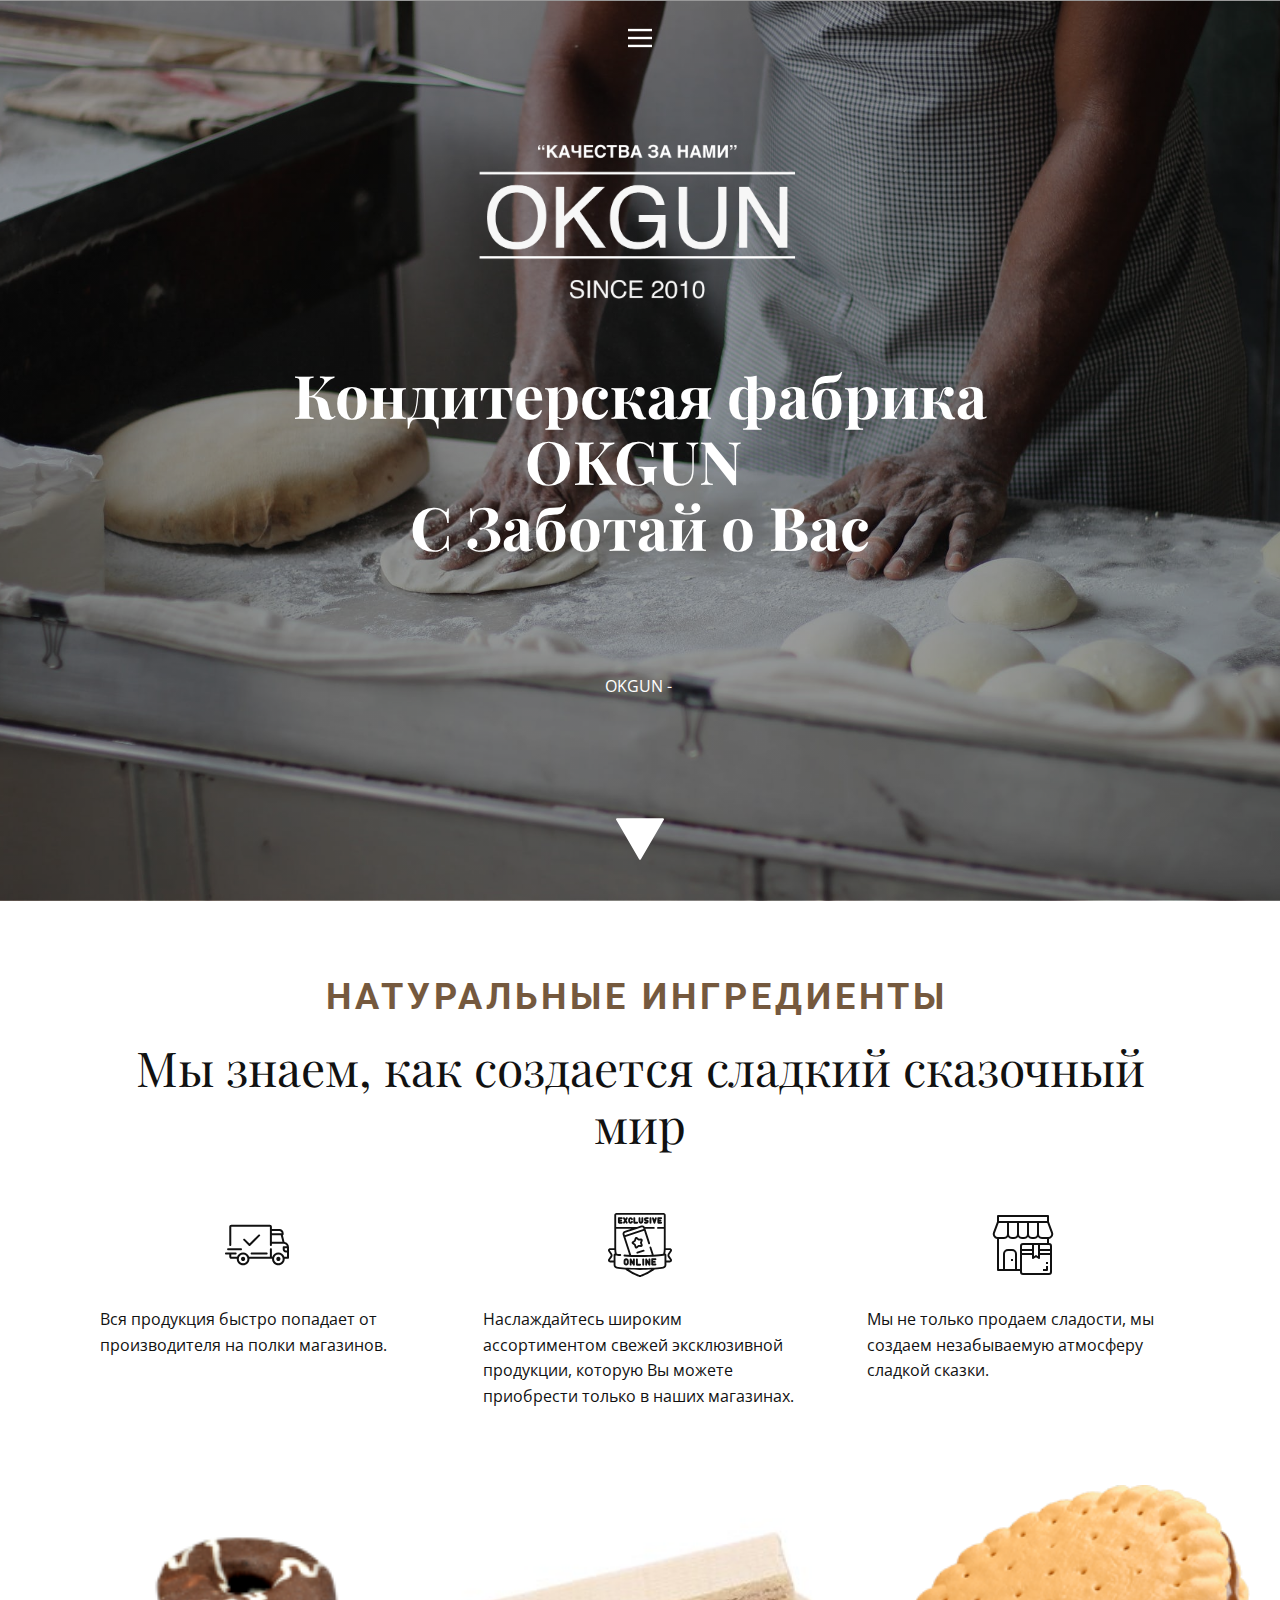
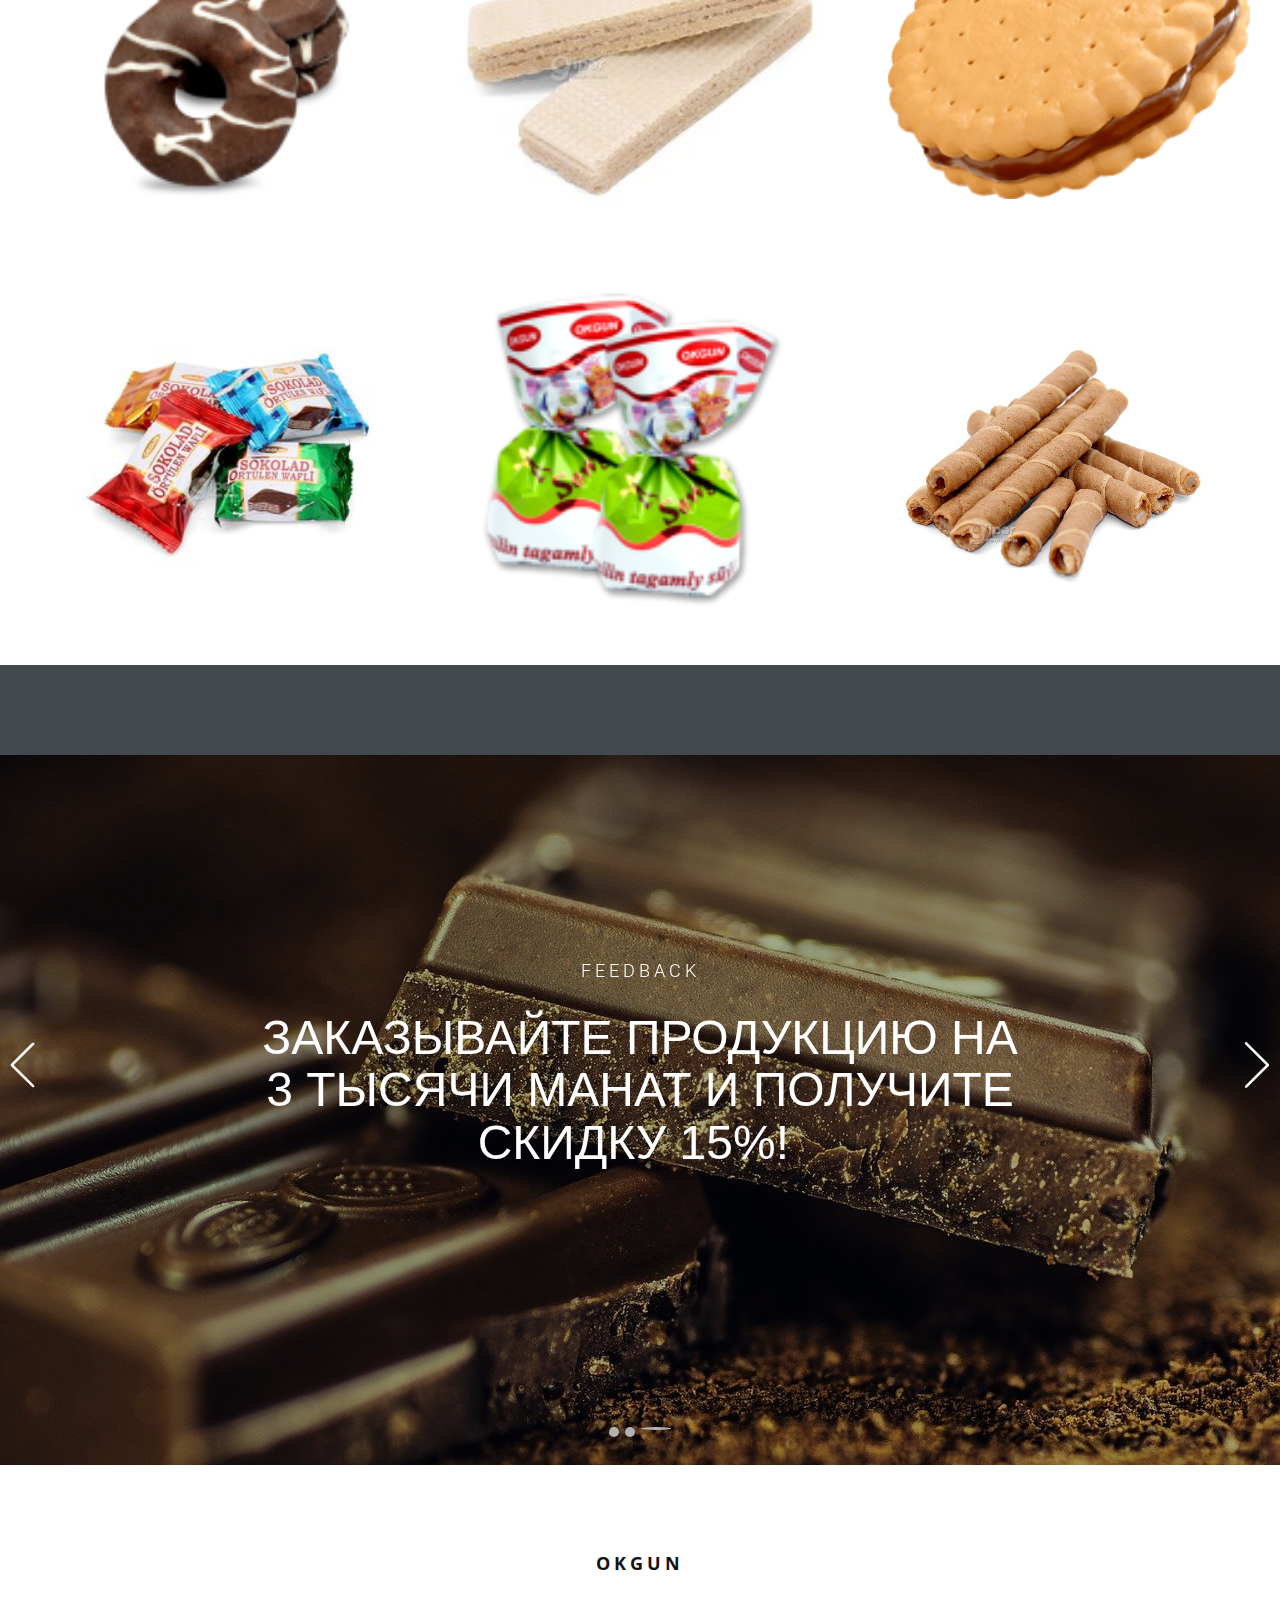
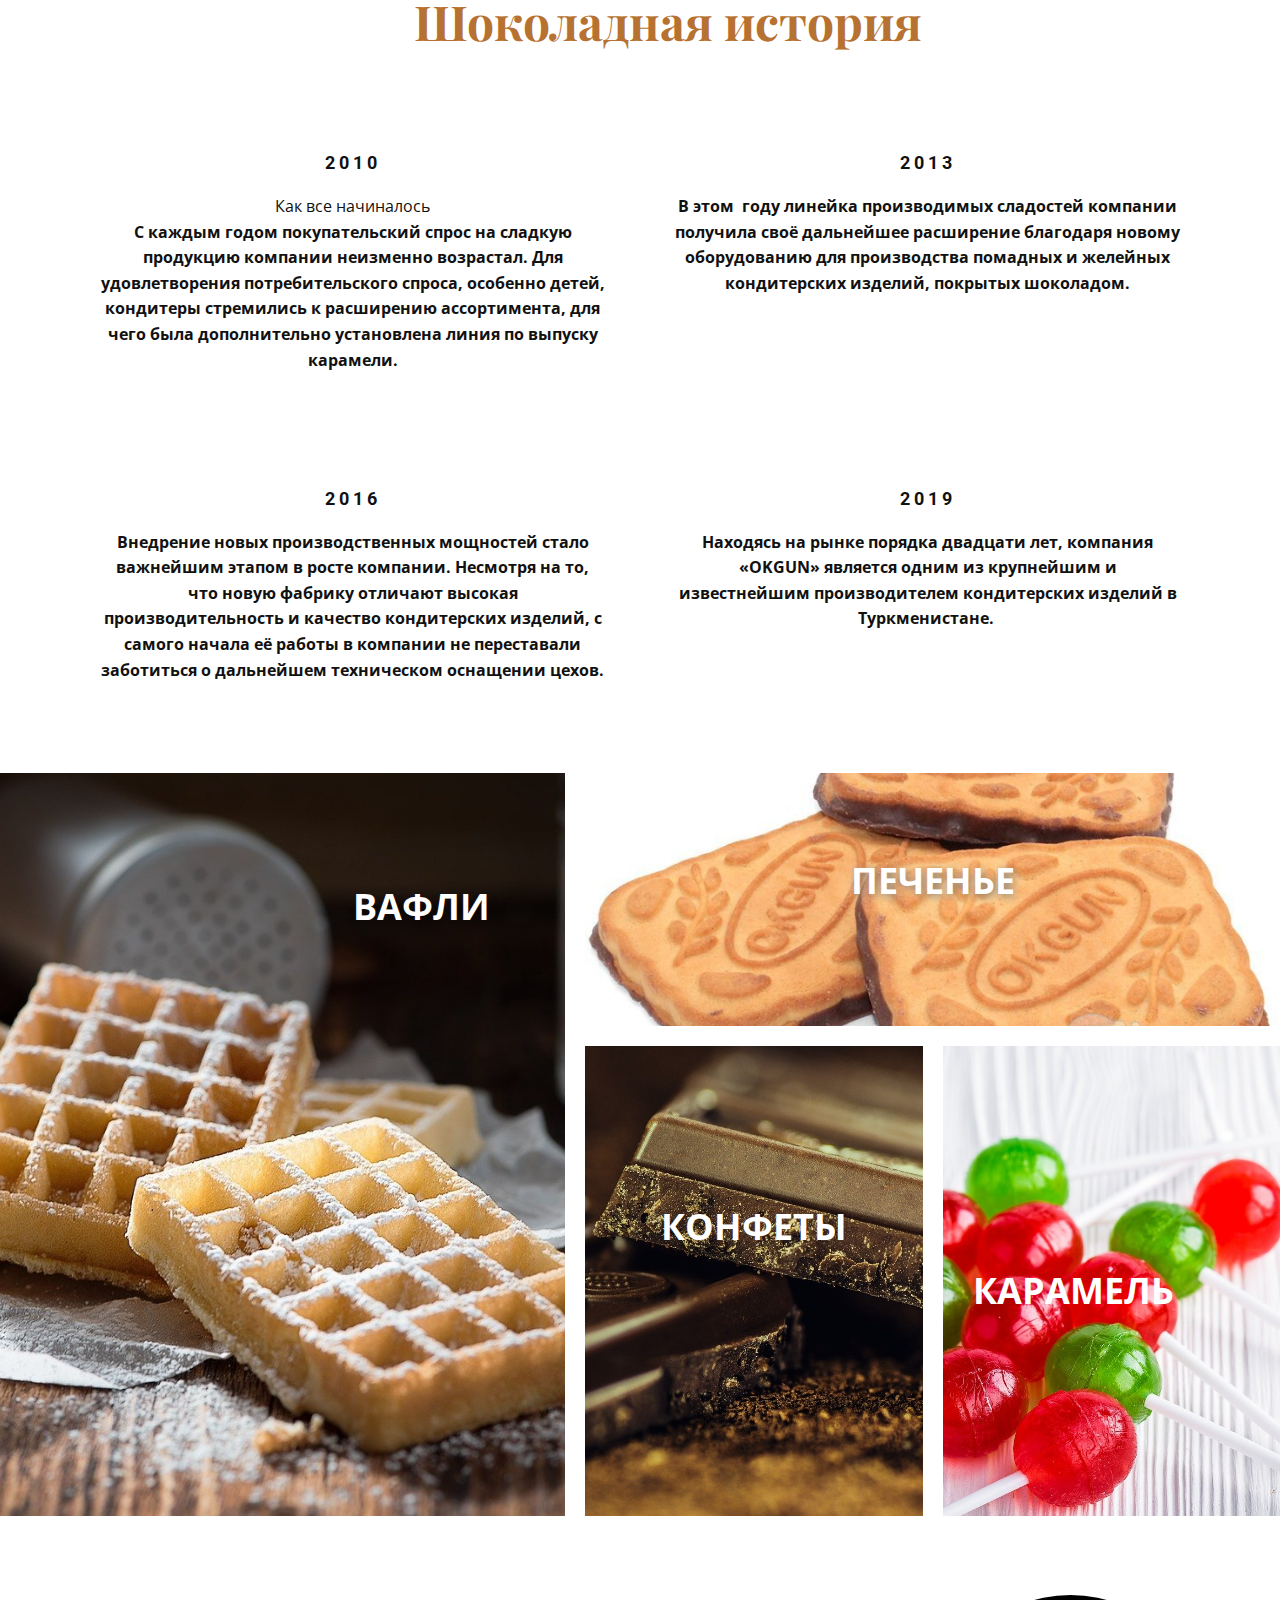
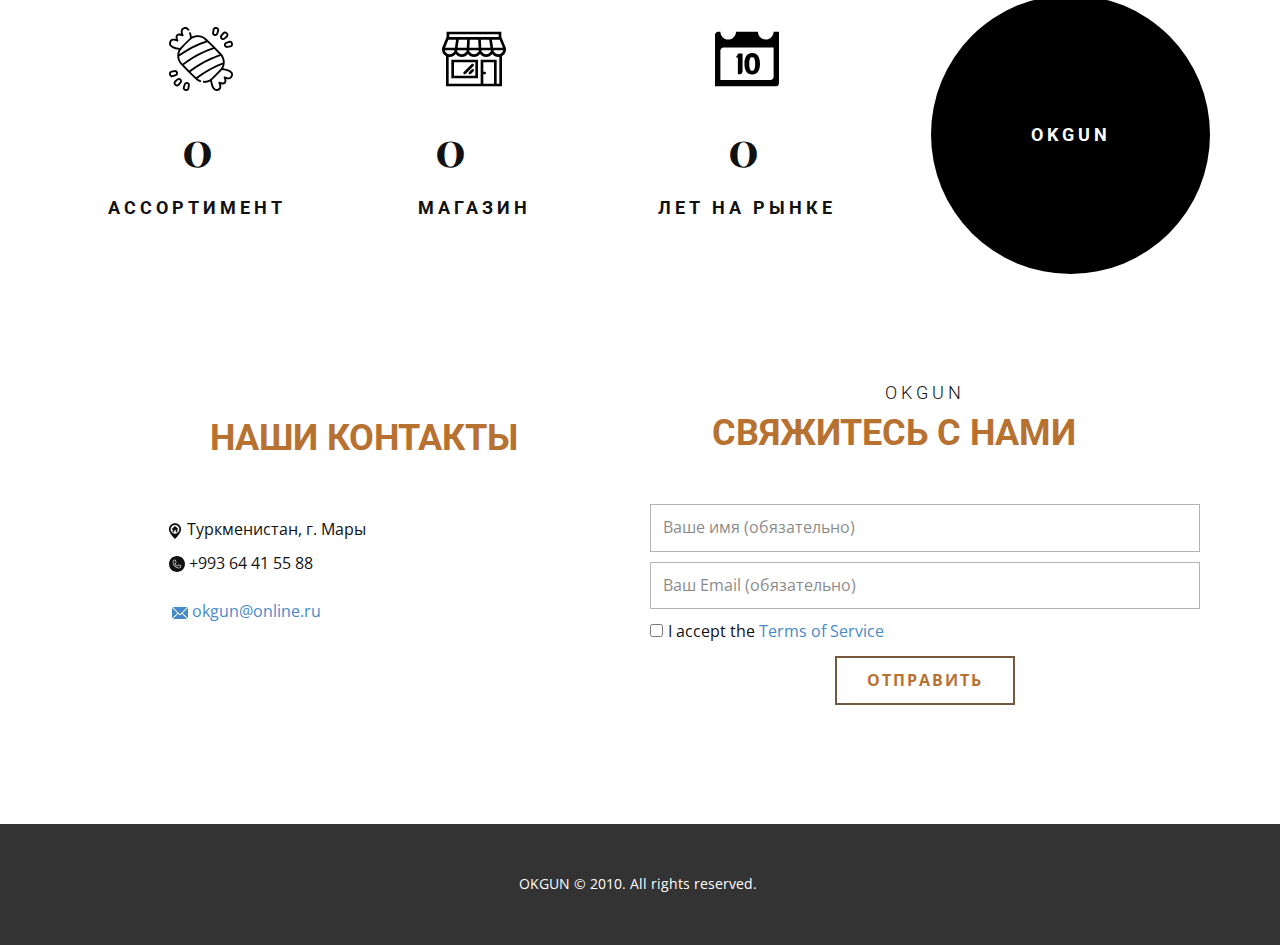
<file: index.html>
<!DOCTYPE html>
<html style="font-size: 16px;">
  <head>
    <meta name="viewport" content="width=device-width, initial-scale=1.0">
    <meta charset="utf-8">
    <meta name="keywords" content="OKGUN.RU С Заботай о Вас, ЗАКАЗЫВАЙТЕ ПРОДУКЦИЮ НА 3 ТЫСЯЧИ МАНАТ И ПОЛУЧИТЕ СКИДКУ 15%!, ЗАКАЗЫВАЙТЕ ПРОДУКЦИЮ НА 3 ТЫСЯЧИ МАНАТ И ПОЛУЧИТЕ СКИДКУ 15%!, Шоколадная история, Свяжитесь с нами, НАШИ КОНТАКТЫ">
    <meta name="description" content="">
    <meta name="page_type" content="np-template-header-footer-from-plugin">
    <title>Okgun</title>
    <link rel="stylesheet" href="nicepage.css" media="screen">
<link rel="stylesheet" href="Okgun.css" media="screen">
    <script class="u-script" type="text/javascript" src="jquery-1.9.1.min.js" defer=""></script>
    <script class="u-script" type="text/javascript" src="nicepage.js" defer=""></script>
    <meta name="generator" content="Nicepage 3.4.1, nicepage.com">
    
    
    
    <link id="u-theme-google-font" rel="stylesheet" href="https://fonts.googleapis.com/css?family=Roboto:100,100i,300,300i,400,400i,500,500i,700,700i,900,900i|Open+Sans:300,300i,400,400i,600,600i,700,700i,800,800i">
    <link id="u-page-google-font" rel="stylesheet" href="https://fonts.googleapis.com/css?family=Playfair+Display:400,400i,700,700i,900,900i">
    
    
    
    
    
    
    
    
    
    <script type="application/ld+json">{
		"@context": "http://schema.org",
		"@type": "Organization",
		"name": "",
		"url": "index.html"
}</script>
    <meta property="og:title" content="Okgun">
    <meta property="og:type" content="website">
    <meta name="theme-color" content="#478ac9">
    <link rel="canonical" href="index.html">
    <meta property="og:url" content="index.html">
  </head>
  <body data-home-page="https://website207516.nicepage.io/Okgun.html?version=53b5671b-ee20-4ae9-ba07-d1248ec1af13" data-home-page-title="Okgun" class="u-body u-overlap u-overlap-contrast"><header class="u-clearfix u-header u-header" id="sec-4d5f"><div class="u-clearfix u-sheet u-valign-middle u-sheet-1">
        <nav class="u-align-left u-menu u-menu-dropdown u-offcanvas u-menu-1" data-responsive-from="XL">
          <div class="menu-collapse" style="font-size: 1rem; letter-spacing: 0px; font-weight: 700; text-transform: uppercase;">
            <a class="u-border-2 u-border-active-grey-90 u-border-hover-grey-50 u-button-style u-custom-left-right-menu-spacing u-custom-padding-bottom u-custom-text-active-color u-custom-text-color u-custom-text-hover-color u-custom-top-bottom-menu-spacing u-nav-link u-text-body-alt-color" href="#" style="padding: 4px 0px; font-size: calc(1em + 8px);">
              <svg class="u-svg-link" preserveAspectRatio="xMidYMin slice" viewBox="0 0 302 302" style=""><use xlink:href="#svg-5c50"></use></svg>
              <svg xmlns="http://www.w3.org/2000/svg" xmlns:xlink="http://www.w3.org/1999/xlink" version="1.1" id="svg-5c50" x="0px" y="0px" viewBox="0 0 302 302" style="enable-background:new 0 0 302 302;" xml:space="preserve" class="u-svg-content"><g><rect y="36" width="302" height="30"></rect><rect y="236" width="302" height="30"></rect><rect y="136" width="302" height="30"></rect>
</g><g></g><g></g><g></g><g></g><g></g><g></g><g></g><g></g><g></g><g></g><g></g><g></g><g></g><g></g><g></g></svg>
            </a>
          </div>
          <div class="u-custom-menu u-nav-container">
            <ul class="u-nav u-spacing-2 u-unstyled u-nav-1"><li class="u-nav-item"><a class="u-border-2 u-border-active-grey-90 u-border-hover-grey-50 u-button-style u-nav-link u-text-active-grey-90 u-text-grey-90 u-text-hover-grey-90" href="home.html" style="padding: 10px 20px;">OKGUN</a>
</li><li class="u-nav-item"><a class="u-border-2 u-border-active-grey-90 u-border-hover-grey-50 u-button-style u-nav-link u-text-active-grey-90 u-text-grey-90 u-text-hover-grey-90" href="/Okgun.html#sec-45bf" data-page-id="207517" target="_blank" style="padding: 10px 20px;">O НАС</a>
</li><li class="u-nav-item"><a class="u-border-2 u-border-active-grey-90 u-border-hover-grey-50 u-button-style u-nav-link u-text-active-grey-90 u-text-grey-90 u-text-hover-grey-90" href="/Okgun.html#sec-dec0" data-page-id="207517" style="padding: 10px 20px;">Продукция</a>
</li><li class="u-nav-item"><a class="u-border-2 u-border-active-grey-90 u-border-hover-grey-50 u-button-style u-nav-link u-text-active-grey-90 u-text-grey-90 u-text-hover-grey-90" href="/Okgun.html#sec-8043" data-page-id="207517" style="padding: 10px 20px;">КОНТАКТЫ</a>
</li></ul>
          </div>
          <div class="u-custom-menu u-nav-container-collapse">
            <div class="u-align-center u-black u-container-style u-inner-container-layout u-opacity u-opacity-95 u-sidenav">
              <div class="u-sidenav-overflow">
                <div class="u-menu-close"></div>
                <ul class="u-align-center u-nav u-popupmenu-items u-unstyled u-nav-2"><li class="u-nav-item"><a class="u-button-style u-nav-link" href="home.html" style="padding: 10px 20px;">OKGUN</a>
</li><li class="u-nav-item"><a class="u-button-style u-nav-link" href="/Okgun.html#sec-45bf" data-page-id="207517" target="_blank" style="padding: 10px 20px;">O НАС</a>
</li><li class="u-nav-item"><a class="u-button-style u-nav-link" href="/Okgun.html#sec-dec0" data-page-id="207517" style="padding: 10px 20px;">Продукция</a>
</li><li class="u-nav-item"><a class="u-button-style u-nav-link" href="/Okgun.html#sec-8043" data-page-id="207517" style="padding: 10px 20px;">КОНТАКТЫ</a>
</li></ul>
              </div>
            </div>
            <div class="u-black u-menu-overlay u-opacity u-opacity-70"></div>
          </div>
        </nav>
      </div></header>
    <section class="skrollable u-align-center u-clearfix u-image u-parallax u-shading u-section-1" id="sec-107e">
      <div class="u-clearfix u-sheet u-sheet-1">
        <img src="images/Untitled-1.png" alt="" class="u-image u-image-contain u-image-default u-image-1" data-image-width="3768" data-image-height="2022">
        <h1 class="u-custom-font u-font-playfair-display u-text u-text-1">Кондитерская фабрика<br>OKGUN&nbsp;<br>С Заботай о Вас
        </h1>
        <p class="u-text u-text-2">OKGUN -&nbsp;</p><span class="u-icon u-icon-circle u-text-white u-icon-1"><svg class="u-svg-link" preserveAspectRatio="xMidYMin slice" viewBox="0 0 490.677 490.677" style=""><use xlink:href="#svg-536a"></use></svg><svg xmlns="http://www.w3.org/2000/svg" xmlns:xlink="http://www.w3.org/1999/xlink" version="1.1" xml:space="preserve" class="u-svg-content" viewBox="0 0 490.677 490.677" x="0px" y="0px" id="svg-536a" style="enable-background:new 0 0 490.677 490.677;"><g><g><path d="M489.272,37.339c-1.92-3.307-5.44-5.333-9.259-5.333H10.68c-3.819,0-7.339,2.027-9.259,5.333    c-1.899,3.307-1.899,7.36,0.021,10.667l234.667,405.333c1.899,3.307,5.419,5.333,9.237,5.333s7.339-2.027,9.237-5.333    L489.251,48.005C491.149,44.72,491.149,40.645,489.272,37.339z"></path>
</g>
</g></svg></span>
      </div>
    </section>
    <section class="u-align-center u-clearfix u-section-2" id="sec-a668">
      <div class="u-clearfix u-sheet u-valign-middle-xs u-sheet-1">
        <h6 class="u-text u-text-default u-text-palette-2-dark-2 u-text-1">Натуральные ингредиенты<span style="font-weight: 700;"></span>
        </h6>
        <h3 class="u-custom-font u-font-playfair-display u-text u-text-2">Мы знаем, как создается сладкий сказочный мир<br>
        </h3>
        <div class="u-expanded-width u-list u-repeater u-list-1">
          <div class="u-align-left u-container-style u-list-item u-repeater-item">
            <div class="u-container-layout u-similar-container u-container-layout-1"><span class="u-icon u-icon-circle u-icon-1"><svg class="u-svg-link" preserveAspectRatio="xMidYMin slice" viewBox="0 0 512 512" style=""><use xlink:href="#svg-413d"></use></svg><svg xmlns="http://www.w3.org/2000/svg" xmlns:xlink="http://www.w3.org/1999/xlink" version="1.1" xml:space="preserve" class="u-svg-content" viewBox="0 0 512 512" x="0px" y="0px" id="svg-413d" style="enable-background:new 0 0 512 512;"><g><g><path d="M476.158,231.363l-13.259-53.035c3.625-0.77,6.345-3.986,6.345-7.839v-8.551c0-18.566-15.105-33.67-33.67-33.67h-60.392    V110.63c0-9.136-7.432-16.568-16.568-16.568H50.772c-9.136,0-16.568,7.432-16.568,16.568V256c0,4.427,3.589,8.017,8.017,8.017    c4.427,0,8.017-3.589,8.017-8.017V110.63c0-0.295,0.239-0.534,0.534-0.534h307.841c0.295,0,0.534,0.239,0.534,0.534v145.372    c0,4.427,3.589,8.017,8.017,8.017c4.427,0,8.017-3.589,8.017-8.017v-9.088h94.569c0.008,0,0.014,0.002,0.021,0.002    c0.008,0,0.015-0.001,0.022-0.001c11.637,0.008,21.518,7.646,24.912,18.171h-24.928c-4.427,0-8.017,3.589-8.017,8.017v17.102    c0,13.851,11.268,25.119,25.119,25.119h9.086v35.273h-20.962c-6.886-19.883-25.787-34.205-47.982-34.205    s-41.097,14.322-47.982,34.205h-3.86v-60.393c0-4.427-3.589-8.017-8.017-8.017c-4.427,0-8.017,3.589-8.017,8.017v60.391H192.817    c-6.886-19.883-25.787-34.205-47.982-34.205s-41.097,14.322-47.982,34.205H50.772c-0.295,0-0.534-0.239-0.534-0.534v-17.637    h34.739c4.427,0,8.017-3.589,8.017-8.017s-3.589-8.017-8.017-8.017H8.017c-4.427,0-8.017,3.589-8.017,8.017    s3.589,8.017,8.017,8.017h26.188v17.637c0,9.136,7.432,16.568,16.568,16.568h43.304c-0.002,0.178-0.014,0.355-0.014,0.534    c0,27.996,22.777,50.772,50.772,50.772s50.772-22.776,50.772-50.772c0-0.18-0.012-0.356-0.014-0.534h180.67    c-0.002,0.178-0.014,0.355-0.014,0.534c0,27.996,22.777,50.772,50.772,50.772c27.995,0,50.772-22.776,50.772-50.772    c0-0.18-0.012-0.356-0.014-0.534h26.203c4.427,0,8.017-3.589,8.017-8.017v-85.511C512,251.989,496.423,234.448,476.158,231.363z     M375.182,144.301h60.392c9.725,0,17.637,7.912,17.637,17.637v0.534h-78.029V144.301z M375.182,230.881v-52.376h71.235    l13.094,52.376H375.182z M144.835,401.904c-19.155,0-34.739-15.583-34.739-34.739s15.584-34.739,34.739-34.739    c19.155,0,34.739,15.583,34.739,34.739S163.99,401.904,144.835,401.904z M427.023,401.904c-19.155,0-34.739-15.583-34.739-34.739    s15.584-34.739,34.739-34.739c19.155,0,34.739,15.583,34.739,34.739S446.178,401.904,427.023,401.904z M495.967,299.29h-9.086    c-5.01,0-9.086-4.076-9.086-9.086v-9.086h18.171V299.29z"></path>
</g>
</g><g><g><path d="M144.835,350.597c-9.136,0-16.568,7.432-16.568,16.568c0,9.136,7.432,16.568,16.568,16.568    c9.136,0,16.568-7.432,16.568-16.568C161.403,358.029,153.971,350.597,144.835,350.597z"></path>
</g>
</g><g><g><path d="M427.023,350.597c-9.136,0-16.568,7.432-16.568,16.568c0,9.136,7.432,16.568,16.568,16.568    c9.136,0,16.568-7.432,16.568-16.568C443.591,358.029,436.159,350.597,427.023,350.597z"></path>
</g>
</g><g><g><path d="M332.96,316.393H213.244c-4.427,0-8.017,3.589-8.017,8.017s3.589,8.017,8.017,8.017H332.96    c4.427,0,8.017-3.589,8.017-8.017S337.388,316.393,332.96,316.393z"></path>
</g>
</g><g><g><path d="M127.733,282.188H25.119c-4.427,0-8.017,3.589-8.017,8.017s3.589,8.017,8.017,8.017h102.614    c4.427,0,8.017-3.589,8.017-8.017S132.16,282.188,127.733,282.188z"></path>
</g>
</g><g><g><path d="M278.771,173.37c-3.13-3.13-8.207-3.13-11.337,0.001l-71.292,71.291l-37.087-37.087c-3.131-3.131-8.207-3.131-11.337,0    c-3.131,3.131-3.131,8.206,0,11.337l42.756,42.756c1.565,1.566,3.617,2.348,5.668,2.348s4.104-0.782,5.668-2.348l76.96-76.96    C281.901,181.576,281.901,176.501,278.771,173.37z"></path>
</g>
</g></svg></span>
              <p class="u-text u-text-3" spellcheck="false">Вся продукция быстро попадает от производителя на полки магазинов.</p>
            </div>
          </div>
          <div class="u-align-left u-container-style u-list-item u-repeater-item">
            <div class="u-container-layout u-similar-container u-container-layout-2"><span class="u-icon u-icon-circle u-icon-2"><svg class="u-svg-link" preserveAspectRatio="xMidYMin slice" viewBox="0 0 512.004 512.004" style=""><use xlink:href="#svg-1a2b"></use></svg><svg xmlns="http://www.w3.org/2000/svg" xmlns:xlink="http://www.w3.org/1999/xlink" version="1.1" xml:space="preserve" class="u-svg-content" viewBox="0 0 512.004 512.004" id="svg-1a2b"><g><path d="m492.487 344.905c-2.626-3.762-2.626-8.816 0-12.579l16.383-23.469c3.704-5.305 4.146-12.164 1.154-17.9-2.991-5.736-8.868-9.299-15.337-9.299h-33.061v-264.352c.001-9.543-7.763-17.306-17.305-17.306h-376.638c-9.542 0-17.306 7.763-17.306 17.306v264.353h-33.061c-6.469 0-12.346 3.563-15.337 9.299s-2.55 12.595 1.154 17.9l16.383 23.469c2.626 3.762 2.626 8.816 0 12.579l-16.382 23.469c-3.704 5.305-4.146 12.164-1.154 17.9 2.991 5.736 8.868 9.299 15.337 9.299h27.656v21.204c0 13.571 10.123 25.251 23.546 27.167 14.692 2.098 38.108 4.915 70.048 7.185 46.936 36.885 97.584 55.242 112.027 59.999 1.769.583 3.588.874 5.408.874 1.819 0 3.64-.292 5.409-.874 14.409-4.747 65.073-23.1 112.012-59.982.007-.006.013-.012.02-.018 31.937-2.27 55.35-5.087 70.041-7.185 13.424-1.917 23.547-13.596 23.547-27.167v-21.204h27.656c6.469 0 12.346-3.563 15.337-9.299s2.55-12.595-1.154-17.9zm-424.804-329.905h376.639c1.271 0 2.306 1.034 2.306 2.306v94.333h-46.416c-4.143 0-7.5 3.358-7.5 7.5s3.357 7.5 7.5 7.5h46.416v158.686c0 13.691-1.541 27.162-4.543 40.101-14.771 2.119-40.296 5.223-76.114 7.601l-19.358-59.971c-1.273-3.942-5.502-6.105-9.441-4.833-3.942 1.272-6.106 5.499-4.834 9.441l18.175 56.304c-26.685 1.48-58.236 2.503-94.509 2.503-24.285 0-47.846-.455-70.499-1.352l-46.425-143.822 149.773-48.345 33.07 102.452c1.272 3.942 5.499 6.103 9.441 4.833 3.942-1.272 6.106-5.499 4.834-9.441l-36.848-114.157h66.861c4.143 0 7.5-3.358 7.5-7.5s-3.357-7.5-7.5-7.5h-72.146c-2.225-4.074-5.608-7.392-9.831-9.553-5.554-2.844-11.885-3.354-17.821-1.437l-34.048 10.99h-166.988v-94.333c0-1.272 1.034-2.306 2.306-2.306zm64.088 153.656c-.687-2.125-.504-4.391.515-6.378 1.018-1.988 2.748-3.46 4.873-4.146l98.544-31.809c.07-.021.139-.044.209-.067l35.109-11.333c2.126-.687 4.391-.502 6.379.514 1.987 1.018 3.46 2.749 4.146 4.874l2.7 8.366-149.773 48.345zm-114.455 211.918c-1.212 0-1.797-.774-2.037-1.235s-.54-1.384.153-2.378l16.383-23.468c6.213-8.898 6.213-20.854 0-29.751l-16.383-23.469c-.693-.995-.394-1.917-.153-2.378.24-.461.825-1.235 2.037-1.235h33.396c.534 9.312 1.738 18.496 3.579 27.478-1.759.482-3.413 1.343-4.841 2.553-2.845 2.413-4.477 5.937-4.477 9.669v44.215h-27.657zm239.403 116.309c-.469.154-.966.154-1.433 0-11.965-3.941-49.833-17.62-88.93-44.057 25.706 1.323 55.591 2.208 89.646 2.208s63.941-.885 89.646-2.208c-39.109 26.444-76.991 40.124-88.929 44.057zm195.312-80.105c0 6.154-4.586 11.45-10.667 12.318-28.604 4.085-90.722 10.938-185.362 10.938s-156.759-6.853-185.362-10.938c-6.081-.868-10.667-6.164-10.667-12.318v-77.681c7.958 1.266 20.279 3.014 37.167 4.82 4.128.435 7.815-2.542 8.255-6.66.441-4.119-2.541-7.814-6.659-8.255-11.922-1.275-21.489-2.516-28.816-3.572-3.004-12.946-4.542-26.413-4.542-40.105v-158.686h120.518l-53.343 17.218c-5.938 1.917-10.774 6.031-13.618 11.585s-3.354 11.883-1.438 17.821l52.014 161.14c-12.728-.636-25.144-1.416-37.205-2.342-4.126-.325-7.734 2.774-8.052 6.904s2.773 7.735 6.903 8.052c38.486 2.954 80.489 4.452 124.845 4.452 107.637 0 174.467-8.955 196.029-12.374zm44.694-37.439c-.24.461-.825 1.235-2.037 1.235h-27.656v-44.215c0-3.732-1.632-7.256-4.477-9.668-1.427-1.21-3.08-2.072-4.838-2.554 1.84-8.979 3.046-18.164 3.579-27.477h33.392c1.212 0 1.797.774 2.037 1.235s.54 1.384-.153 2.378l-16.383 23.468c-6.213 8.898-6.213 20.854 0 29.751l16.383 23.469c.693.994.393 1.916.153 2.378z"></path><path d="m180.687 85.658c8.426 0 15.904-5.664 18.188-13.774 1.122-3.987-1.2-8.129-5.188-9.251-3.988-1.125-8.129 1.2-9.252 5.187-.47 1.671-2.012 2.838-3.748 2.838-1.04 0-2.02-.406-2.757-1.145-.732-.732-1.136-1.708-1.136-2.748v-14.13c0-2.141 1.746-3.883 3.893-3.883 1.04 0 2.017.403 2.746 1.133.477.476.824 1.067 1.006 1.71 1.131 3.985 5.277 6.297 9.263 5.168 3.984-1.13 6.299-5.277 5.169-9.262-.879-3.097-2.548-5.939-4.828-8.221-3.565-3.565-8.309-5.529-13.355-5.529-10.417 0-18.893 8.471-18.893 18.883v14.13c0 5.046 1.964 9.79 5.528 13.354 3.57 3.573 8.316 5.54 13.364 5.54z"></path><path d="m86.922 85.658h22.781c4.143 0 7.5-3.358 7.5-7.5s-3.357-7.5-7.5-7.5h-15.281v-3.453h10.27c4.143 0 7.5-3.358 7.5-7.5s-3.357-7.5-7.5-7.5h-10.27v-3.453h15.281c4.143 0 7.5-3.358 7.5-7.5s-3.357-7.5-7.5-7.5h-22.781c-4.143 0-7.5 3.358-7.5 7.5v36.906c0 4.142 3.357 7.5 7.5 7.5z"></path><path d="m123.68 84.54c1.228.758 2.588 1.119 3.933 1.119 2.515 0 4.971-1.265 6.389-3.562l5.009-8.114 5.009 8.114c1.418 2.297 3.874 3.562 6.389 3.562 1.344 0 2.705-.361 3.933-1.119 3.524-2.175 4.618-6.796 2.442-10.321l-8.959-14.514 8.959-14.514c2.176-3.525 1.082-8.146-2.442-10.321-3.524-2.176-8.145-1.083-10.321 2.442l-5.009 8.114-5.009-8.114c-2.177-3.526-6.798-4.619-10.321-2.442-3.524 2.175-4.618 6.796-2.442 10.321l8.959 14.514-8.959 14.514c-2.178 3.524-1.085 8.145 2.44 10.321z"></path><path d="m364.126 80.375c.981 3.18 3.916 5.284 7.159 5.284.372 0 .748-.028 1.126-.085 2.957-.446 5.292-2.583 6.088-5.339l11.347-36.774c1.221-3.958-.998-8.157-4.956-9.378-3.958-1.224-8.157.998-9.378 4.955l-4.223 13.688-4.227-13.689c-1.222-3.958-5.42-6.175-9.378-4.954-3.958 1.222-6.176 5.421-4.954 9.379z"></path><path d="m263.423 85.658c10.417 0 18.892-8.474 18.892-18.891v-25.516c0-4.142-3.357-7.5-7.5-7.5s-7.5 3.358-7.5 7.5v25.516c0 2.146-1.746 3.891-3.892 3.891s-3.891-1.745-3.891-3.891v-25.516c0-4.142-3.357-7.5-7.5-7.5s-7.5 3.358-7.5 7.5v25.516c0 10.417 8.475 18.891 18.891 18.891z"></path><path d="m210.343 85.658h22.475c4.143 0 7.5-3.358 7.5-7.5s-3.357-7.5-7.5-7.5h-14.975v-29.407c0-4.142-3.357-7.5-7.5-7.5s-7.5 3.358-7.5 7.5v36.906c0 4.143 3.357 7.501 7.5 7.501z"></path><path d="m402.309 85.658h22.782c4.143 0 7.5-3.358 7.5-7.5s-3.357-7.5-7.5-7.5h-15.282v-3.453h10.27c4.143 0 7.5-3.358 7.5-7.5s-3.357-7.5-7.5-7.5h-10.27v-3.453h15.282c4.143 0 7.5-3.358 7.5-7.5s-3.357-7.5-7.5-7.5h-22.782c-4.143 0-7.5 3.358-7.5 7.5v36.906c0 4.142 3.357 7.5 7.5 7.5z"></path><path d="m308.888 70.658h-13.556c-4.143 0-7.5 3.358-7.5 7.5s3.357 7.5 7.5 7.5h13.556c9.223 0 16.727-7.503 16.727-16.727s-7.504-16.727-16.727-16.727h-4.329c-.952 0-1.727-.774-1.727-1.727s.774-1.727 1.727-1.727h13.556c4.143 0 7.5-3.358 7.5-7.5s-3.357-7.5-7.5-7.5h-13.556c-9.223 0-16.727 7.503-16.727 16.727s7.504 16.727 16.727 16.727h4.329c.952 0 1.727.774 1.727 1.727s-.775 1.727-1.727 1.727z"></path><path d="m339.867 85.658c4.143 0 7.5-3.358 7.5-7.5v-36.907c0-4.142-3.357-7.5-7.5-7.5s-7.5 3.358-7.5 7.5v36.906c0 4.143 3.358 7.501 7.5 7.501z"></path><path d="m145.458 362.545c-11.328 0-20.545 9.216-20.545 20.545v16.175c0 11.329 9.217 20.545 20.545 20.545s20.545-9.216 20.545-20.545v-16.175c0-11.328-9.217-20.545-20.545-20.545zm5.545 36.721c0 3.058-2.487 5.545-5.545 5.545s-5.545-2.487-5.545-5.545v-16.176c0-3.058 2.487-5.545 5.545-5.545s5.545 2.487 5.545 5.545z"></path><path d="m281.882 421.51c4.143 0 7.5-3.358 7.5-7.5v-42.265c0-4.142-3.357-7.5-7.5-7.5s-7.5 3.358-7.5 7.5v42.265c0 4.142 3.357 7.5 7.5 7.5z"></path><path d="m207.188 364.245c-4.143 0-7.5 3.358-7.5 7.5v15.837l-12.208-19.777c-1.761-2.854-5.202-4.19-8.43-3.276-3.226.916-5.452 3.862-5.452 7.215v42.265c0 4.142 3.357 7.5 7.5 7.5s7.5-3.358 7.5-7.5v-15.837l12.208 19.776.006-.004c1.322 2.136 3.679 3.564 6.376 3.564 4.143 0 7.5-3.358 7.5-7.5v-42.265c0-4.14-3.357-7.498-7.5-7.498z"></path><path d="m305.542 421.51c4.143 0 7.5-3.358 7.5-7.5v-15.837l12.208 19.776.006-.004c1.322 2.136 3.679 3.564 6.376 3.564 4.143 0 7.5-3.358 7.5-7.5v-42.265c0-4.142-3.357-7.5-7.5-7.5s-7.5 3.358-7.5 7.5v15.837l-12.208-19.777c-1.761-2.854-5.202-4.19-8.43-3.276-3.226.916-5.452 3.862-5.452 7.215v42.265c0 4.144 3.357 7.502 7.5 7.502z"></path><path d="m238.541 371.745c0-4.142-3.357-7.5-7.5-7.5s-7.5 3.358-7.5 7.5v42.265c0 4.142 3.357 7.5 7.5 7.5h25.738c4.143 0 7.5-3.358 7.5-7.5s-3.357-7.5-7.5-7.5h-18.238z"></path><path d="m353.501 419.811h26.09c4.143 0 7.5-3.358 7.5-7.5s-3.357-7.5-7.5-7.5h-18.59v-6.132h12.85c4.143 0 7.5-3.358 7.5-7.5s-3.357-7.5-7.5-7.5h-12.85v-6.133h18.59c4.143 0 7.5-3.358 7.5-7.5s-3.357-7.5-7.5-7.5h-26.09c-4.143 0-7.5 3.358-7.5 7.5v42.265c0 4.142 3.357 7.5 7.5 7.5z"></path><path d="m247.495 270.995 17.154.505c4.247.133 8.293-1.853 10.802-5.293 2.509-3.439 3.16-7.889 1.741-11.903l-5.719-16.18 5.781-16.159c1.435-4.009.8-8.461-1.695-11.91-2.496-3.449-6.549-5.455-10.781-5.333l-17.156.439-13.581-10.492c-3.369-2.602-7.8-3.376-11.851-2.067-4.052 1.308-7.193 4.525-8.404 8.605l-4.885 16.452-14.175 9.675c-3.516 2.4-5.62 6.375-5.628 10.632-.009 4.257 2.08 8.239 5.587 10.652l14.137 9.729 4.821 16.469c1.195 4.086 4.324 7.315 8.37 8.639 1.313.43 2.667.64 4.013.64 2.8 0 5.564-.913 7.847-2.662zm-25.025-19.421c-.485-1.656-1.525-3.093-2.946-4.071l-13.812-9.505 13.849-9.452c1.424-.973 2.471-2.407 2.961-4.06l4.772-16.073 13.269 10.25c1.364 1.055 3.05 1.598 4.776 1.563l16.762-.429-5.648 15.787c-.581 1.624-.585 3.399-.01 5.025l5.587 15.809-16.759-.493c-1.728-.066-3.414.494-4.782 1.543l-13.309 10.198z"></path><path d="m282.821 294.384-50.312 16.24c-3.942 1.272-6.106 5.499-4.834 9.441 1.025 3.176 3.969 5.198 7.136 5.198.764 0 1.54-.118 2.306-.365l50.312-16.24c3.942-1.272 6.106-5.499 4.834-9.441-1.273-3.942-5.502-6.106-9.442-4.833z"></path>
</g></svg></span>
              <p class="u-text u-text-4" spellcheck="false">Наслаждайтесь широким ассортиментом свежей эксклюзивной продукции, которую Вы можете приобрести только в наших магазинах.</p>
            </div>
          </div>
          <div class="u-align-left u-container-style u-list-item u-repeater-item">
            <div class="u-container-layout u-similar-container u-container-layout-3"><span class="u-icon u-icon-circle u-icon-3"><svg class="u-svg-link" preserveAspectRatio="xMidYMin slice" viewBox="0 0 64 64" style=""><use xlink:href="#svg-2740"></use></svg><svg xmlns="http://www.w3.org/2000/svg" xmlns:xlink="http://www.w3.org/1999/xlink" version="1.1" xml:space="preserve" class="u-svg-content" viewBox="0 0 64 64" id="svg-2740"><g id="Shop"><path d="M61.338,23.848a5,5,0,0,0,.572-4.6L58,8.818V3a1,1,0,0,0-1-1H7A1,1,0,0,0,6,3V8.818L2.091,19.245A4.988,4.988,0,0,0,6,25.933V57a1,1,0,0,0,1,1H29v1a3,3,0,0,0,3,3H58a3,3,0,0,0,3-3V33a3,3,0,0,0-3-3V25.933A5,5,0,0,0,61.338,23.848Zm-1.644-1.14A2.961,2.961,0,0,1,57.228,24H51a3,3,0,0,1-3-3V10h8.307l3.73,9.947A2.957,2.957,0,0,1,59.694,22.708ZM18,10h8V21a3,3,0,0,1-3,3H21a3,3,0,0,1-3-3Zm10,0h8V21a3,3,0,0,1-3,3H31a3,3,0,0,1-3-3Zm10,0h8V21a3,3,0,0,1-3,3H41a3,3,0,0,1-3-3ZM8,4H56V8H8ZM4.306,22.708a2.957,2.957,0,0,1-.343-2.761L7.693,10H16V21a3,3,0,0,1-3,3H6.772A2.961,2.961,0,0,1,4.306,22.708ZM14,56V41a3,3,0,0,1,3-3h4a3,3,0,0,1,3,3V56ZM49,38H59v2H49Zm-6-6h4V43.131l-1.445-.963a1,1,0,0,0-1.11,0L43,43.131Zm-2,4H31V33a1,1,0,0,1,1-1h9ZM31,38H41v2H31ZM58,60H32a1,1,0,0,1-1-1V42H41v3a1,1,0,0,0,1.555.832L45,44.2l2.445,1.63A1,1,0,0,0,49,45V42H59V59A1,1,0,0,1,58,60Zm1-27v3H49V32h9A1,1,0,0,1,59,33ZM32,30a3,3,0,0,0-3,3V56H26V41a5.006,5.006,0,0,0-5-5H17a5.006,5.006,0,0,0-5,5V56H8V26h5a4.982,4.982,0,0,0,4-2.031A4.982,4.982,0,0,0,21,26h2a4.982,4.982,0,0,0,4-2.031A4.982,4.982,0,0,0,31,26h2a4.982,4.982,0,0,0,4-2.031A4.982,4.982,0,0,0,41,26h2a4.982,4.982,0,0,0,4-2.031A4.982,4.982,0,0,0,51,26h5v4Z"></path><rect x="20" y="46" width="2" height="2"></rect><rect x="55" y="49" width="2" height="2"></rect><path d="M55,56H52v2h4a1,1,0,0,0,1-1V53H55Z"></path>
</g></svg></span>
              <p class="u-text u-text-5" spellcheck="false">Мы не только продаем сладости, мы создаем незабываемую атмосферу сладкой сказки.</p>
            </div>
          </div>
        </div>
      </div>
    </section>
    <section class="u-clearfix u-section-3" id="sec-c149">
      <div class="u-clearfix u-expanded-width u-layout-wrap u-layout-wrap-1">
        <div class="u-layout">
          <div class="u-layout-col">
            <div class="u-size-30">
              <div class="u-layout-row">
                <div class="u-container-style u-layout-cell u-left-cell u-size-20 u-layout-cell-1">
                  <div class="u-container-layout u-valign-top u-container-layout-1">
                    <img src="images/10-ts1577181024.png" alt="" class="u-image u-image-default u-preserve-proportions u-image-1" data-image-width="153" data-image-height="153">
                  </div>
                </div>
                <div class="u-align-left u-container-style u-layout-cell u-size-20 u-layout-cell-2">
                  <div class="u-container-layout u-container-layout-2">
                    <img src="images/4b2a4222-7683-44ba-b79d-25277156041a.jpg" alt="" class="u-expanded-width u-image u-image-default u-preserve-proportions u-image-2" data-image-width="250" data-image-height="250">
                  </div>
                </div>
                <div class="u-container-style u-layout-cell u-right-cell u-size-20 u-layout-cell-3">
                  <div class="u-container-layout u-valign-top u-container-layout-3">
                    <img class="u-image u-image-3" src="images/item-1.png">
                  </div>
                </div>
              </div>
            </div>
            <div class="u-size-30">
              <div class="u-layout-row">
                <div class="u-align-left u-container-style u-layout-cell u-left-cell u-size-20 u-layout-cell-4">
                  <div class="u-container-layout u-container-layout-4">
                    <img src="images/32d395de-2ff7-40c7-89a4-015efb51b84c.jpg" alt="" class="u-image u-image-default u-preserve-proportions u-image-4" data-image-width="250" data-image-height="250">
                  </div>
                </div>
                <div class="u-container-style u-layout-cell u-size-20 u-layout-cell-5">
                  <div class="u-container-layout u-valign-top u-container-layout-5">
                    <img class="u-expanded-width u-image u-image-5" src="images/006-ts1577182706.png" data-image-width="153" data-image-height="153">
                  </div>
                </div>
                <div class="u-align-left u-container-style u-layout-cell u-right-cell u-size-20 u-layout-cell-6">
                  <div class="u-container-layout u-valign-middle u-container-layout-6">
                    <img src="images/91796675-1382-4880-8c85-5e0240293b2c.jpg" alt="" class="u-image u-image-default u-preserve-proportions u-image-6">
                  </div>
                </div>
              </div>
            </div>
          </div>
        </div>
      </div>
    </section>
    <section id="carousel_26f2" class="u-carousel u-slide u-block-7e96-1" data-u-ride="carousel" data-interval="5000">
      <ol class="u-absolute-hcenter u-carousel-indicators u-block-7e96-5">
        <li data-u-target="#carousel_26f2" data-u-slide-to="0" class="u-active u-grey-30 u-shape-circle" style="width: 10px; height: 10px;"></li>
        <li data-u-target="#carousel_26f2" class="u-grey-30 u-shape-circle" data-u-slide-to="1" style="width: 10px; height: 10px;"></li>
        <li data-u-target="#carousel_26f2" class="u-grey-30 u-shape-circle" data-u-slide-to="2"></li>
      </ol>
      <div class="u-carousel-inner" role="listbox">
        <div class="skrollable u-active u-align-center u-carousel-item u-clearfix u-image u-parallax u-shading u-section-4-1" src="" data-image-width="1280" data-image-height="853">
          <div class="u-clearfix u-sheet u-valign-middle u-sheet-1">
            <h6 class="u-text u-text-default u-text-1">feedback</h6>
            <h1 class="u-custom-font u-font-arial u-text u-title u-text-2">ЗАКАЗЫВАЙТЕ ПРОДУКЦИЮ НА 3 ТЫСЯЧИ МАНАТ И ПОЛУЧИТЕ СКИДКУ 15%!&nbsp;</h1>
          </div>
        </div>
        <div class="skrollable u-align-center u-carousel-item u-clearfix u-image u-parallax u-shading u-section-4-2" src="" data-image-width="994" data-image-height="1500">
          <div class="u-clearfix u-sheet u-valign-middle u-sheet-1">
            <h6 class="u-text u-text-default u-text-1">feedback</h6>
            <h1 class="u-custom-font u-font-arial u-text u-text-default u-title u-text-2">ЗАКАЗЫВАЙТЕ ПРОДУКЦИЮ НА 3 ТЫСЯЧИ МАНАТ И ПОЛУЧИТЕ СКИДКУ 15%!&nbsp;<br>
            </h1>
          </div>
        </div>
        <div class="u-align-center u-carousel-item u-clearfix u-image u-shading u-section-4-3" src="" data-image-width="1280" data-image-height="853">
          <div class="u-clearfix u-sheet u-sheet-1">
            <h6 class="u-text u-text-1">
              <span style="font-size: 2.25rem;">oKGUN</span>
              <br>
              <span style="font-size: 1.5rem;">Ассортимент продукции насчитывает самые разнообразные виды сладостей: шоколадные и желейные конфеты, карамель, шоколад, печенье, вафли, пирожные, бисквитные рулеты, зефир, мармелад и торты</span>
              <br>
            </h6>
          </div>
        </div>
      </div>
      <a class="u-absolute-vcenter u-carousel-control u-carousel-control-prev u-text-body-alt-color u-block-7e96-3" href="#carousel_26f2" role="button" data-u-slide="prev">
        <span aria-hidden="true">
          <svg viewBox="0 0 477.175 477.175"><path d="M145.188,238.575l215.5-215.5c5.3-5.3,5.3-13.8,0-19.1s-13.8-5.3-19.1,0l-225.1,225.1c-5.3,5.3-5.3,13.8,0,19.1l225.1,225
		c2.6,2.6,6.1,4,9.5,4s6.9-1.3,9.5-4c5.3-5.3,5.3-13.8,0-19.1L145.188,238.575z"></path></svg>
        </span>
        <span class="sr-only">
          <svg viewBox="0 0 477.175 477.175"><path d="M145.188,238.575l215.5-215.5c5.3-5.3,5.3-13.8,0-19.1s-13.8-5.3-19.1,0l-225.1,225.1c-5.3,5.3-5.3,13.8,0,19.1l225.1,225
		c2.6,2.6,6.1,4,9.5,4s6.9-1.3,9.5-4c5.3-5.3,5.3-13.8,0-19.1L145.188,238.575z"></path></svg>
        </span>
      </a>
      <a class="u-absolute-vcenter u-carousel-control u-carousel-control-next u-text-body-alt-color u-block-7e96-6" href="#carousel_26f2" role="button" data-u-slide="next">
        <span aria-hidden="true">
          <svg viewBox="0 0 477.175 477.175"><path d="M360.731,229.075l-225.1-225.1c-5.3-5.3-13.8-5.3-19.1,0s-5.3,13.8,0,19.1l215.5,215.5l-215.5,215.5
		c-5.3,5.3-5.3,13.8,0,19.1c2.6,2.6,6.1,4,9.5,4c3.4,0,6.9-1.3,9.5-4l225.1-225.1C365.931,242.875,365.931,234.275,360.731,229.075z"></path></svg>
        </span>
        <span class="sr-only">
          <svg viewBox="0 0 477.175 477.175"><path d="M360.731,229.075l-225.1-225.1c-5.3-5.3-13.8-5.3-19.1,0s-5.3,13.8,0,19.1l215.5,215.5l-215.5,215.5
		c-5.3,5.3-5.3,13.8,0,19.1c2.6,2.6,6.1,4,9.5,4c3.4,0,6.9-1.3,9.5-4l225.1-225.1C365.931,242.875,365.931,234.275,360.731,229.075z"></path></svg>
        </span>
      </a>
    </section>
    <section class="u-align-center u-clearfix u-section-5" id="sec-45bf">
      <div class="u-clearfix u-sheet u-sheet-1">
        <h6 class="u-custom-font u-text u-text-font u-text-1">OKGUN</h6>
        <h2 class="u-custom-font u-font-playfair-display u-text u-text-palette-2-dark-1 u-text-2">Шоколадная история</h2>
        <div class="u-expanded-width u-list u-repeater u-list-1">
          <div class="u-align-center u-container-style u-list-item u-repeater-item">
            <div class="u-container-layout u-similar-container u-container-layout-1">
              <h6 class="u-text u-text-default u-text-3">
                <span style="font-weight: 700;">2010</span>
                <span style="font-weight: 700;"></span>
              </h6>
              <p class="u-text u-text-4" spellcheck="false">
                <span style="font-weight: 400;">Как все начиналось</span>
                <br>С каждым годом покупательский спрос на сладкую продукцию компании неизменно возрастал. Для удовлетворения потребительского спроса, особенно детей, кондитеры стремились к расширению ассортимента, для чего была дополнительно установлена линия по выпуску карамели.
              </p>
            </div>
          </div>
          <div class="u-align-center u-container-style u-list-item u-repeater-item">
            <div class="u-container-layout u-similar-container u-container-layout-2">
              <h6 class="u-text u-text-default u-text-5">2013</h6>
              <p class="u-text u-text-6" spellcheck="false">В этом&nbsp;&nbsp;году линейка производимых сладостей компании получила своё дальнейшее расширение благодаря новому оборудованию для производства помадных и желейных кондитерских изделий, покрытых шоколадом.</p>
            </div>
          </div>
          <div class="u-align-center u-container-style u-list-item u-repeater-item">
            <div class="u-container-layout u-similar-container u-container-layout-3">
              <h6 class="u-text u-text-default u-text-7">2016</h6>
              <p class="u-text u-text-8" spellcheck="false">Внедрение новых производственных мощностей стало важнейшим этапом в росте компании. Несмотря на то, что новую фабрику отличают высокая производительность и качество кондитерских изделий, с самого начала её работы в компании не переставали заботиться о дальнейшем техническом оснащении цехов.</p>
            </div>
          </div>
          <div class="u-align-center u-container-style u-list-item u-repeater-item">
            <div class="u-container-layout u-similar-container u-container-layout-4">
              <h6 class="u-text u-text-default u-text-9">2019</h6>
              <p class="u-text u-text-10" spellcheck="true">Находясь на рынке порядка двадцати лет, компания «OKGUN» является одним из крупнейшим и известнейшим производителем кондитерских изделий в Туркменистане.&nbsp;</p>
            </div>
          </div>
        </div>
      </div>
    </section>
    <section class="u-clearfix u-section-6" id="sec-dec0">
      <div class="u-clearfix u-expanded-width u-gutter-20 u-layout-wrap u-layout-wrap-1">
        <div class="u-layout">
          <div class="u-layout-row">
            <div class="u-size-27 u-size-60-md">
              <div class="u-layout-col">
                <div class="u-container-style u-image u-layout-cell u-left-cell u-size-60 u-image-1" data-image-width="1280" data-image-height="854" data-href="https://okgun.ru/wafli" data-target="_blank">
                  <div class="u-container-layout u-container-layout-1">
                    <a class="u-btn u-button-link u-button-style u-none u-text-white u-btn-1" href="https://okgun.ru/wafli" target="_blank">ВАФЛИ</a>
                  </div>
                </div>
              </div>
            </div>
            <div class="u-size-33 u-size-60-md">
              <div class="u-layout-col">
                <div class="u-size-40">
                  <div class="u-layout-row">
                    <div class="u-align-right u-container-style u-image u-layout-cell u-right-cell u-size-60 u-image-2" data-href="https://okgun.ru/kokeler" data-target="_blank">
                      <div class="u-container-layout u-container-layout-2">
                        <p class="u-text u-text-body-alt-color u-text-default u-text-1" spellcheck="false">
                          <a class="u-active-none u-border-none u-btn u-button-link u-button-style u-hover-none u-none u-text-white u-btn-2" href="https://okgun.ru/kokeler" target="_blank">ПЕЧЕНЬЕ</a>
                        </p>
                      </div>
                    </div>
                  </div>
                </div>
                <div class="u-size-20">
                  <div class="u-layout-row">
                    <div class="u-container-style u-image u-layout-cell u-size-30 u-image-3" data-image-width="150" data-image-height="99" data-href="https://okgun.ru/suyjiler" data-target="_blank">
                      <div class="u-container-layout u-container-layout-3">
                        <a class="u-btn u-button-link u-button-style u-none u-text-white u-btn-3" href="https://okgun.ru/suyjiler" target="_blank">КОНФЕТЫ</a>
                      </div>
                    </div>
                    <div class="u-container-style u-image u-layout-cell u-right-cell u-size-30 u-image-4" data-image-width="1280" data-image-height="853" data-href="https://okgun.ru/karamel" data-target="_blank">
                      <div class="u-container-layout u-container-layout-4">
                        <a class="u-btn u-button-link u-button-style u-none u-text-white u-btn-4" href="https://okgun.ru/karamel" target="_blank">КАРАМЕЛЬ</a>
                      </div>
                    </div>
                  </div>
                </div>
              </div>
            </div>
          </div>
        </div>
      </div>
    </section>
    <section class="u-clearfix u-section-7" id="sec-96ba">
      <div class="u-clearfix u-sheet u-sheet-1">
        <div class="u-list u-repeater u-list-1">
          <div class="u-align-center-lg u-align-center-md u-align-center-sm u-align-center-xl u-container-style u-list-item u-repeater-item">
            <div class="u-container-layout u-similar-container u-container-layout-1"><span class="u-icon u-icon-circle u-text-black u-icon-1"><svg class="u-svg-link" preserveAspectRatio="xMidYMin slice" viewBox="0 0 512.001 512.001" style=""><use xlink:href="#svg-4aeb"></use></svg><svg xmlns="http://www.w3.org/2000/svg" xmlns:xlink="http://www.w3.org/1999/xlink" version="1.1" xml:space="preserve" class="u-svg-content" viewBox="0 0 512.001 512.001" id="svg-4aeb"><g><path d="m506.825 362.911c-10.053-15.831-34.572-26.954-72.945-33.128 8.021-14.674 12.26-31.241 12.175-48.287-.124-24.831-9.407-48.596-26.137-66.916-38.807-42.483-80.022-83.699-122.503-122.503-18.32-16.73-42.085-26.012-66.916-26.136-17.074-.105-33.631 4.142-48.297 12.17-1.899-11.734-4.297-22.321-7.163-31.572-1.226-3.957-5.426-6.17-9.383-4.944-3.956 1.226-6.17 5.427-4.944 9.383 3.193 10.306 5.772 22.506 7.695 36.283-1.715 1.351-3.405 2.74-5.039 4.211-25.107 22.6-49.295 46.788-71.893 71.893-1.471 1.635-2.861 3.326-4.213 5.043-36.87-5.149-61.452-14.814-69.425-27.368-3.128-4.924-3.64-10.435-1.567-16.846 2.236-6.908 5.757-11.345 10.768-13.566 8.208-3.637 21.047-1.731 37.133 5.516 2.868 1.292 6.239.657 8.44-1.592s2.764-5.632 1.411-8.472c-7.377-15.48-8.334-28.722-2.497-34.558 5.837-5.837 19.078-4.88 34.558 2.497 2.842 1.354 6.225.79 8.472-1.411 2.248-2.201 2.884-5.571 1.592-8.44-7.247-16.086-9.154-28.926-5.515-37.133 2.221-5.01 6.658-8.532 13.562-10.767 6.322-2.041 15.803-3.241 25.149 9.85 2.406 3.371 7.09 4.153 10.461 1.746s4.153-7.09 1.746-10.461c-13.886-19.455-30.486-19.117-41.97-15.408-11.043 3.574-18.667 9.953-22.66 18.959-4.002 9.028-4.096 20.295-.303 33.627-15.056-3.851-27.629-1.735-35.697 6.332-8.067 8.067-10.184 20.642-6.332 35.697-13.332-3.793-24.6-3.699-33.627.303-9.007 3.992-15.385 11.616-18.96 22.661-3.484 10.773-2.415 20.7 3.177 29.505 10.053 15.827 34.572 26.948 72.946 33.123-8.022 14.675-12.262 31.243-12.177 48.291.125 24.831 9.407 48.596 26.137 66.916 38.805 42.481 80.021 83.697 122.503 122.503 9.407 8.592 20.186 15.215 32.038 19.688 3.877 1.463 8.203-.494 9.664-4.369 1.462-3.875-.494-8.202-4.369-9.664-8.341-3.147-16.047-7.571-22.997-13.145 76.587-58.775 154.056-94.188 200.135-112.125-3.12 14.161-9.833 27.353-19.68 38.295-22.249 24.717-46.062 48.53-70.778 70.778-16.539 14.881-37.931 22.554-60.253 21.611-4.156-.194-7.635 3.037-7.81 7.175s3.037 7.635 7.175 7.81c1.447.062 2.887.092 4.327.092 16.89 0 33.225-4.209 47.753-12.167 6.175 38.363 17.297 62.876 33.125 72.928 5.431 3.449 11.287 5.176 17.507 5.176 3.865 0 7.87-.667 11.998-2.003 11.043-3.575 18.667-9.954 22.659-18.961 4.001-9.026 4.095-20.295.302-33.624 15.059 3.85 27.633 1.734 35.698-6.331s10.181-20.639 6.332-35.698c13.329 3.792 24.599 3.699 33.624-.302 9.007-3.992 15.386-11.615 18.962-22.66 3.485-10.774 2.417-20.7-3.174-29.505zm-333.421-260.292c15.654-14.086 35.928-21.772 57.022-21.68 21.107.106 41.306 7.995 56.876 22.213 2.494 2.278 4.969 4.592 7.454 6.888-34.94 11.493-122.403 44.109-212.921 107.766 2.379-16.467 9.541-31.906 20.791-44.408 22.247-24.716 46.06-48.53 70.778-70.779zm-92.176 134.053c100.24-72.771 198.64-106.408 226.114-114.912 14.73 13.852 29.286 27.968 43.608 42.322-38.454 12.466-141.101 50.507-242.502 128.937-1.76-1.91-3.54-3.809-5.289-5.724-12.806-14.024-20.456-31.807-21.931-50.623zm37.455 67.401c106.643-82.184 214.266-118.865 244.119-128.005 13.916 14.195 27.584 28.6 40.986 43.155-41.801 13.643-142.12 51.732-242.051 129.377-14.606-14.625-28.974-29.485-43.054-44.527zm98.879 98.168c-15.216-14.044-30.256-28.388-45.071-42.989 104.341-80.578 211.281-118.014 241.976-127.69 10.652 14.431 16.499 31.88 16.59 50.009.003.638-.023 1.273-.034 1.91-46.121 17.393-130.464 54.568-213.461 118.76zm278.166-14.445c-2.237 6.908-5.759 11.345-10.769 13.566-8.205 3.638-21.044 1.73-37.126-5.515-2.868-1.29-6.238-.656-8.439 1.591s-2.765 5.63-1.413 8.47c7.372 15.484 8.327 28.727 2.493 34.56-5.833 5.834-19.075 4.878-34.56-2.493-2.84-1.351-6.223-.788-8.47 1.413-2.248 2.201-2.883 5.57-1.591 8.439 7.245 16.082 9.152 28.92 5.515 37.126-2.221 5.01-6.658 8.533-13.565 10.769-6.41 2.074-11.92 1.563-16.846-1.564-12.556-7.974-22.223-32.553-27.372-69.419 1.716-1.353 3.409-2.745 5.047-4.219 25.106-22.598 49.294-46.786 71.893-71.893 1.472-1.636 2.863-3.328 4.215-5.046 36.868 5.148 61.448 14.815 69.422 27.372 3.129 4.923 3.641 10.433 1.566 16.843z"></path><path d="m416.41 97.249c4.512 4.512 10.485 6.793 16.471 6.793 5.447 0 10.907-1.89 15.284-5.705l19.235-16.765c4.845-4.223 7.75-10.328 7.97-16.751s-2.26-12.713-6.805-17.258l-4.133-4.133c-4.545-4.544-10.829-7.026-17.257-6.805-6.423.22-12.529 3.125-16.751 7.969l-16.765 19.235c-8.009 9.188-7.531 23.137 1.088 31.756zm8.556-23.563 16.765-19.235c1.524-1.748 3.639-2.755 5.958-2.834.099-.003.196-.005.294-.005 2.207 0 4.273.855 5.843 2.425l4.133 4.133c1.64 1.64 2.499 3.82 2.42 6.138-.08 2.318-1.086 4.434-2.834 5.957l-19.235 16.765c-3.268 2.849-8.228 2.678-11.295-.387l-1.663-1.663c-3.065-3.065-3.235-8.026-.386-11.294z"></path><path d="m361.957 70.819 2.272.609c1.995.534 4.004.79 5.986.79 9.721 0 18.776-6.149 22.06-15.726l8.275-24.136c2.084-6.079 1.547-12.819-1.474-18.492-3.021-5.672-8.314-9.88-14.521-11.543l-5.646-1.513c-6.207-1.663-12.894-.666-18.347 2.736-5.452 3.402-9.287 8.97-10.522 15.277l-4.902 25.04c-2.342 11.963 5.046 23.804 16.819 26.958zm-2.1-24.075 4.902-25.04c.445-2.276 1.774-4.206 3.742-5.434s4.285-1.573 6.525-.973l5.646 1.513c2.24.6 4.074 2.058 5.165 4.105 1.09 2.047 1.276 4.383.524 6.577l-8.275 24.136c-1.406 4.101-5.786 6.434-9.974 5.312l-2.272-.609c-4.188-1.121-6.816-5.333-5.983-9.587z"></path><path d="m440.567 147.767.609 2.272c2.762 10.306 12.179 17.252 22.508 17.252 1.47 0 2.959-.141 4.449-.433l25.04-4.902c6.307-1.235 11.876-5.07 15.278-10.522 3.402-5.453 4.399-12.14 2.736-18.347l-1.513-5.645c-1.663-6.208-5.871-11.5-11.544-14.521-5.671-3.021-12.412-3.557-18.491-1.474l-24.137 8.275c-11.529 3.953-18.089 16.272-14.935 28.045zm19.8-13.856 24.137-8.275c2.194-.752 4.529-.566 6.577.524 2.047 1.09 3.505 2.925 4.105 5.165l1.513 5.645c.601 2.24.255 4.558-.973 6.525-1.228 1.968-3.158 3.297-5.434 3.742l-25.04 4.902c-4.254.836-8.466-1.795-9.588-5.982l-.608-2.272c-1.122-4.187 1.211-8.568 5.311-9.974z"></path><path d="m95.593 414.74c-8.618-8.618-22.567-9.096-31.755-1.088l-19.235 16.765c-4.845 4.222-7.75 10.328-7.97 16.75-.22 6.423 2.26 12.714 6.805 17.258l4.133 4.133c4.359 4.359 10.322 6.818 16.469 6.818.262 0 .526-.004.789-.013 6.422-.22 12.528-3.125 16.75-7.97l16.765-19.234c8.009-9.188 7.531-23.137-1.088-31.756zm-8.556 23.563-16.765 19.235c-1.524 1.748-3.639 2.755-5.957 2.834-2.32.067-4.498-.78-6.138-2.42l-4.133-4.133c-1.64-1.64-2.499-3.82-2.42-6.138.08-2.318 1.086-4.433 2.834-5.957l19.235-16.765c1.557-1.357 3.498-2.029 5.436-2.029 2.129 0 4.253.811 5.858 2.416l1.663 1.663c3.066 3.065 3.235 8.026.387 11.294z"></path><path d="m150.046 441.17-2.272-.609c-11.775-3.153-24.092 3.407-28.045 14.936l-8.275 24.136c-2.084 6.079-1.547 12.82 1.474 18.492s8.314 9.88 14.522 11.544l5.645 1.513c1.971.528 3.989.788 6.002.788 4.327 0 8.624-1.202 12.345-3.523 5.452-3.402 9.287-8.971 10.522-15.278l4.902-25.04c2.341-11.963-5.047-23.804-16.82-26.959zm2.1 24.075-4.902 25.04c-.446 2.277-1.775 4.206-3.742 5.434-1.967 1.227-4.284 1.574-6.525.973l-5.645-1.513c-2.241-.6-4.075-2.058-5.165-4.105s-1.276-4.383-.524-6.577l8.275-24.136c1.168-3.407 4.388-5.593 7.846-5.593.704 0 1.419.091 2.128.281l2.272.609c4.187 1.122 6.815 5.333 5.982 9.587z"></path><path d="m71.435 364.222-.609-2.272c-3.155-11.773-14.993-19.159-26.957-16.819l-25.041 4.902c-6.307 1.235-11.875 5.07-15.277 10.522-3.402 5.452-4.399 12.14-2.736 18.347l1.513 5.646c1.663 6.208 5.871 11.5 11.544 14.522 3.393 1.807 7.168 2.725 10.956 2.725 2.543 0 5.093-.414 7.535-1.251l24.137-8.275c11.529-3.955 18.09-16.274 14.935-28.047zm-19.8 13.857-24.137 8.275c-2.193.752-4.529.566-6.577-.524-2.047-1.09-3.505-2.925-4.105-5.165l-1.513-5.646c-.601-2.24-.255-4.557.973-6.525s3.158-3.297 5.434-3.742l25.041-4.902c.53-.104 1.059-.154 1.582-.154 3.674 0 7.023 2.471 8.006 6.136l.608 2.271c1.122 4.189-1.211 8.57-5.312 9.976z"></path>
</g></svg></span>
              <h3 class="u-align-center-xs u-custom-font u-font-playfair-display u-text u-text-1" data-animation-name="counter" data-animation-event="scroll" data-animation-duration="3000">45</h3>
              <h6 class="u-align-center-xs u-text u-text-default u-text-2">ассортимент&nbsp;</h6>
            </div>
          </div>
          <div class="u-align-center-lg u-align-center-md u-align-center-sm u-align-center-xs u-container-style u-list-item u-repeater-item">
            <div class="u-container-layout u-similar-container u-container-layout-2"><span class="u-icon u-icon-circle u-text-black u-icon-2"><svg class="u-svg-link" preserveAspectRatio="xMidYMin slice" viewBox="0 0 512 512" style=""><use xlink:href="#svg-e14a"></use></svg><svg xmlns="http://www.w3.org/2000/svg" xmlns:xlink="http://www.w3.org/1999/xlink" version="1.1" xml:space="preserve" class="u-svg-content" viewBox="0 0 512 512" x="0px" y="0px" id="svg-e14a" style="enable-background:new 0 0 512 512;"><g><g><path d="M511.25,169.527l-0.344-1.922c-0.062-0.297-0.094-0.594-0.156-0.883l-35.906-86.719V37.34H36.562v42.664L1.25,166.715    c-0.078,0.344-0.125,0.688-0.188,1.023l-0.328,1.789C0.25,172.629,0,175.809,0,179.051c0,23.188,12.938,43.344,32,53.648V474.66    h448V232.699c19.047-10.305,32-30.461,32-53.648C512,175.809,511.734,172.629,511.25,169.527z M487.141,165.34h-78.375    l-9.422-63.336h62L487.141,165.34z M57.906,58.668h395.609v21.336H57.906V58.668z M390.375,186.668l1.156,7.742l-6.312,8.398    c-7.562,10.078-19.125,15.859-31.703,15.859s-24.141-5.781-31.703-15.859l-6.438-8.578L315,186.668H390.375z M313.953,165.34    l-3.109-63.336h66.922l9.438,63.336H313.953z M293.641,186.667L293.641,186.667l0.375,7.735l-6.328,8.406    c-7.562,10.078-19.125,15.859-31.688,15.859c-12.594,0-24.141-5.781-31.719-15.859l-6.469-8.633l0.375-7.508H293.641z     M219.266,165.34l3.203-63.336H289.5l3.094,63.336H219.266z M124.906,165.34l9.312-63.336h66.906l-3.219,63.336H124.906z     M196.812,186.668l-0.391,7.82l-6.25,8.32c-7.578,10.078-19.125,15.859-31.703,15.859s-24.125-5.781-31.703-15.859l-6.156-8.195    l1.172-7.945H196.812z M50.641,102.004h62.016l-9.312,63.336h-78.5L50.641,102.004z M22.062,186.668h78.156l-1.672,8.289    l-5.891,7.852c-7.578,10.078-19.125,15.859-31.719,15.859C41.703,218.668,25.625,204.887,22.062,186.668z M416,453.348h-85.344    V378.66h10.672c5.891,0,10.672-4.766,10.672-10.656s-4.781-10.656-10.672-10.656h-10.672V282.66H416V453.348z M458.658,453.348    h-0.002h-21.328v-192h-128v192h-256v-213.82c2.484,0.312,5.047,0.477,7.609,0.477c19.938,0,37.656-9.578,48.766-24.383    c11.125,14.805,28.828,24.383,48.766,24.383s37.641-9.578,48.766-24.383c11.109,14.805,28.828,24.383,48.766,24.383    s37.625-9.578,48.75-24.383c11.125,14.805,28.828,24.383,48.766,24.383s37.641-9.578,48.766-24.383    c11.125,14.805,28.812,24.383,48.75,24.383c2.594,0,5.125-0.164,7.625-0.477V453.348z M451.031,218.668    c-12.562,0-24.125-5.781-31.688-15.859l-6.203-8.234l-1.203-7.906h77.969C486.344,204.887,470.281,218.668,451.031,218.668z"></path>
</g>
</g><g><g><path d="M74.656,261.348V410.66H288V261.348H74.656z M266.656,389.348H96V282.66h170.656V389.348z"></path>
</g>
</g><g><g><path d="M245.25,336.004c-2.953,0-5.625,1.188-7.547,3.125l-21.328,21.344c-1.938,1.922-3.125,4.594-3.125,7.531    c0,5.891,4.781,10.656,10.656,10.656c2.953,0,5.625-1.188,7.547-3.125l21.328-21.312c1.938-1.938,3.125-4.609,3.125-7.562    C255.906,340.785,251.141,336.004,245.25,336.004z"></path>
</g>
</g><g><g><path d="M245.25,293.348c-2.953,0-5.625,1.188-7.547,3.125l-64,63.984c-1.922,1.922-3.125,4.609-3.125,7.547    c0,5.891,4.781,10.656,10.672,10.656c2.938,0,5.609-1.188,7.531-3.125l64-63.984c1.938-1.922,3.125-4.609,3.125-7.547    C255.906,298.113,251.141,293.348,245.25,293.348z"></path>
</g>
</g></svg></span>
              <h3 class="u-custom-font u-font-playfair-display u-text u-text-3" data-animation-name="counter" data-animation-event="scroll" data-animation-duration="3000">90</h3>
              <h6 class="u-text u-text-default u-text-4">Магазин</h6>
            </div>
          </div>
          <div class="u-align-center u-container-style u-list-item u-repeater-item">
            <div class="u-container-layout u-similar-container u-container-layout-3"><span class="u-icon u-icon-circle u-text-black u-icon-3"><svg class="u-svg-link" preserveAspectRatio="xMidYMin slice" viewBox="0 0 43.339 43.339" style=""><use xlink:href="#svg-ec29"></use></svg><svg xmlns="http://www.w3.org/2000/svg" xmlns:xlink="http://www.w3.org/1999/xlink" version="1.1" xml:space="preserve" class="u-svg-content" viewBox="0 0 43.339 43.339" x="0px" y="0px" id="svg-ec29" style="enable-background:new 0 0 43.339 43.339;"><g><path style="fill:currentColor;" d="M15.482,31.916h1.593c0.879,0,1.592-0.962,1.592-2.149V17.965h-2.859l-1.707,2.63h1.382v11.321   H15.482z"></path><path style="fill:currentColor;" d="M25.195,32.185c4.259,0,5.257-3.915,5.257-7.292s-0.998-7.292-5.257-7.292   c-4.261,0-5.258,3.915-5.258,7.292S20.934,32.185,25.195,32.185z M25.195,20.461c1.342,0,1.996,1.266,1.996,4.432   s-0.654,4.798-1.996,4.798c-1.343,0-1.996-1.632-1.996-4.798C23.199,21.726,23.852,20.461,25.195,20.461z"></path><path style="fill:currentColor;" d="M43.339,38.056V3.134h-3.648c0,2.923-2.371,5.294-5.294,5.294s-5.294-2.371-5.294-5.294H14.236   c0,2.923-2.371,5.294-5.294,5.294S3.648,6.057,3.648,3.134H2.149C0.962,3.134,0,4.096,0,5.283v34.922h41.19   C42.376,40.205,43.339,39.243,43.339,38.056z M39.69,33.758c0,1.186-0.962,2.149-2.149,2.149H3.648V16.028   c0-1.187,0.962-2.149,2.149-2.149H39.69C39.69,13.879,39.69,33.758,39.69,33.758z"></path>
</g></svg></span>
              <h3 class="u-custom-font u-font-playfair-display u-text u-text-5" data-animation-name="counter" data-animation-event="scroll" data-animation-duration="3000">10</h3>
              <h6 class="u-text u-text-default u-text-6">лет на рынке</h6>
            </div>
          </div>
        </div>
        <div class="u-black u-container-style u-group u-shape-circle u-group-1">
          <div class="u-container-layout u-valign-middle u-container-layout-4">
            <h6 class="u-align-center u-text u-text-7">OKGUN</h6>
          </div>
        </div>
      </div>
    </section>
    <section class="u-align-center u-clearfix u-section-8" id="sec-8043">
      <div class="u-clearfix u-sheet u-sheet-1">
        <h6 class="u-text u-text-1">okgun</h6>
        <h2 class="u-text u-text-palette-2-dark-1 u-text-2">Свяжитесь с нами</h2>
        <h2 class="u-text u-text-palette-2-dark-1 u-text-3">НАШИ КОНТАКТЫ</h2>
        <div class="u-form u-form-1">
          <form action="https://nicepage.com/editor/Forms/Process" method="POST" class="u-clearfix u-form-spacing-10 u-form-vertical u-inner-form" style="padding: 10px" source="email" name="form">
            <input type="hidden" id="siteId" name="siteId" value="207516">
            <input type="hidden" id="pageId" name="pageId" value="207517">
            <div class="u-form-group u-form-name u-form-group-1">
              <label for="name-9267" class="u-form-control-hidden u-label">Name</label>
              <input type="text" placeholder="Ваше имя (обязательно)" id="name-9267" name="name" class="u-border-1 u-border-grey-30 u-input u-input-rectangle u-white" required="" spellcheck="false">
            </div>
            <div class="u-form-email u-form-group u-form-group-2">
              <label for="email-9267" class="u-form-control-hidden u-label">Email</label>
              <input type="email" placeholder="Ваш Email (обязательно)" id="email-9267" name="email" class="u-border-1 u-border-grey-30 u-input u-input-rectangle u-white" required="" spellcheck="false">
            </div>
            <div class="u-form-agree u-form-group u-form-group-3">
              <input type="checkbox" id="agree-529e" name="agree" class="u-agree-checkbox" required="">
              <label for="agree-529e" class="u-label">I accept the <a href="#">Terms of Service</a>
              </label>
            </div>
            <div class="u-align-center u-form-group u-form-submit u-form-group-4">
              <a href="#" class="u-border-2 u-border-palette-2-dark-2 u-btn u-btn-submit u-button-style u-hover-black u-none u-text-hover-white u-text-palette-2-dark-1 u-btn-1">ОТПРАВИТЬ<br>
              </a>
              <input type="submit" value="submit" class="u-form-control-hidden">
            </div>
            <div class="u-form-send-message u-form-send-success"> Thank you! Your message has been sent. </div>
            <div class="u-form-send-error u-form-send-message"> Unable to send your message. Please fix errors then try again. </div>
            <input type="hidden" value="" name="recaptchaResponse">
          </form>
        </div>
        <p class="u-text u-text-4"><span class="u-icon"><svg xmlns="http://www.w3.org/2000/svg" xmlns:xlink="http://www.w3.org/1999/xlink" version="1.1" xml:space="preserve" class="u-svg-content" viewBox="0 0 512 512" style="width: 1em; height: 1em;"><g id="_01-home"><g id="glyph"><path d="m256 4c-108.075 0-196 87.925-196 196 0 52.5 31.807 119.92 94.537 200.378a1065.816 1065.816 0 0 0 93.169 104.294 12 12 0 0 0 16.588 0 1065.816 1065.816 0 0 0 93.169-104.294c62.73-80.458 94.537-147.878 94.537-200.378 0-108.075-87.925-196-196-196zm0 336c-77.2 0-140-62.8-140-140s62.8-140 140-140 140 62.8 140 140-62.8 140-140 140z"></path><path d="m352.072 183.121-88-80a12 12 0 0 0 -16.144 0l-88 80a12.006 12.006 0 0 0 -2.23 15.039 12.331 12.331 0 0 0 10.66 5.84h11.642v76a12 12 0 0 0 12 12h28a12 12 0 0 0 12-12v-44a12 12 0 0 1 12-12h24a12 12 0 0 1 12 12v44a12 12 0 0 0 12 12h28a12 12 0 0 0 12-12v-76h11.642a12.331 12.331 0 0 0 10.66-5.84 12.006 12.006 0 0 0 -2.23-15.039z"></path>
</g>
</g></svg><img></span>&nbsp;Туркменистан, г. Мары&nbsp;
        </p>
        <p class="u-text u-text-5"><span class="u-icon"><svg xmlns="http://www.w3.org/2000/svg" xmlns:xlink="http://www.w3.org/1999/xlink" version="1.1" xml:space="preserve" class="u-svg-content" viewBox="0 0 448 448" style="width: 1em; height: 1em;"><path d="m264.265625 258.054688-17.128906 32.800781c-1.875 3.59375-6.136719 5.21875-9.929688 3.785156-38.675781-14.640625-69.203125-45.175781-83.832031-83.855469-1.433594-3.792968.191406-8.054687 3.785156-9.929687l32.800782-17.121094-10.34375-58.605469c-12.386719-6.972656-27.542969-6.84375-39.8125.332032-12.269532 7.175781-19.808594 20.324218-19.804688 34.539062.105469 92.738281 75.261719 167.894531 168 168 14.207031 0 27.351562-7.535156 34.527344-19.800781 7.175781-12.261719 7.308594-27.414063.34375-39.800781zm0 0"></path><path d="m224 0c-123.710938 0-224 100.289062-224 224s100.289062 224 224 224 224-100.289062 224-224c-.140625-123.652344-100.347656-223.859375-224-224zm64 344c-101.574219-.113281-183.886719-82.425781-184-184 .003906-20.710938 11.4375-39.730469 29.726562-49.449219 18.292969-9.714843 40.453126-8.542969 57.617188 3.050781 1.796875 1.210938 3.023438 3.101563 3.398438 5.238282l12 67.894531c.605468 3.4375-1.082032 6.867187-4.175782 8.480469l-31.519531 16.464844c12.890625 29.140624 36.171875 52.433593 65.304687 65.335937l16.449219-31.558594c1.613281-3.09375 5.042969-4.78125 8.480469-4.175781l67.902344 12c2.132812.375 4.019531 1.597656 5.230468 3.390625 11.585938 17.164063 12.753907 39.324219 3.035157 57.609375-9.722657 18.289062-28.738281 29.71875-49.449219 29.71875zm0 0"></path></svg><img></span>&nbsp;+993 64 41 55 88
        </p>
        <p class="u-text u-text-6">
          <a href="mailto:okgun@online.ru" class="u-active-none u-border-none u-btn u-button-style u-hover-none u-none u-text-palette-1-base u-btn-2"><span class="u-icon"><svg xmlns="http://www.w3.org/2000/svg" xmlns:xlink="http://www.w3.org/1999/xlink" version="1.1" xml:space="preserve" class="u-svg-content" viewBox="0 0 512 512" x="0px" y="0px" style="width: 1em; height: 1em;"><g><g><path d="M467,61H45c-6.927,0-13.412,1.703-19.279,4.51L255,294.789l51.389-49.387c0,0,0.004-0.005,0.005-0.007    c0.001-0.002,0.005-0.004,0.005-0.004L486.286,65.514C480.418,62.705,473.929,61,467,61z"></path>
</g>
</g><g><g><path d="M507.496,86.728L338.213,256.002L507.49,425.279c2.807-5.867,4.51-12.352,4.51-19.279V106    C512,99.077,510.301,92.593,507.496,86.728z"></path>
</g>
</g><g><g><path d="M4.51,86.721C1.703,92.588,0,99.073,0,106v300c0,6.923,1.701,13.409,4.506,19.274L173.789,256L4.51,86.721z"></path>
</g>
</g><g><g><path d="M317.002,277.213l-51.396,49.393c-2.93,2.93-6.768,4.395-10.605,4.395s-7.676-1.465-10.605-4.395L195,277.211    L25.714,446.486C31.582,449.295,38.071,451,45,451h422c6.927,0,13.412-1.703,19.279-4.51L317.002,277.213z"></path>
</g>
</g></svg><img></span>&nbsp;okgun@online.ru
          </a>
        </p>
      </div>
    </section>
    
    
    <footer class="u-align-center u-clearfix u-footer u-grey-80 u-footer" id="sec-2ee3"><div class="u-clearfix u-sheet u-valign-middle u-sheet-1">
        <p class="u-small-text u-text u-text-variant u-text-1">OKGUN © 2010. All rights reserved.&nbsp;</p>
      </div></footer>
     </body>
</html>
</file>
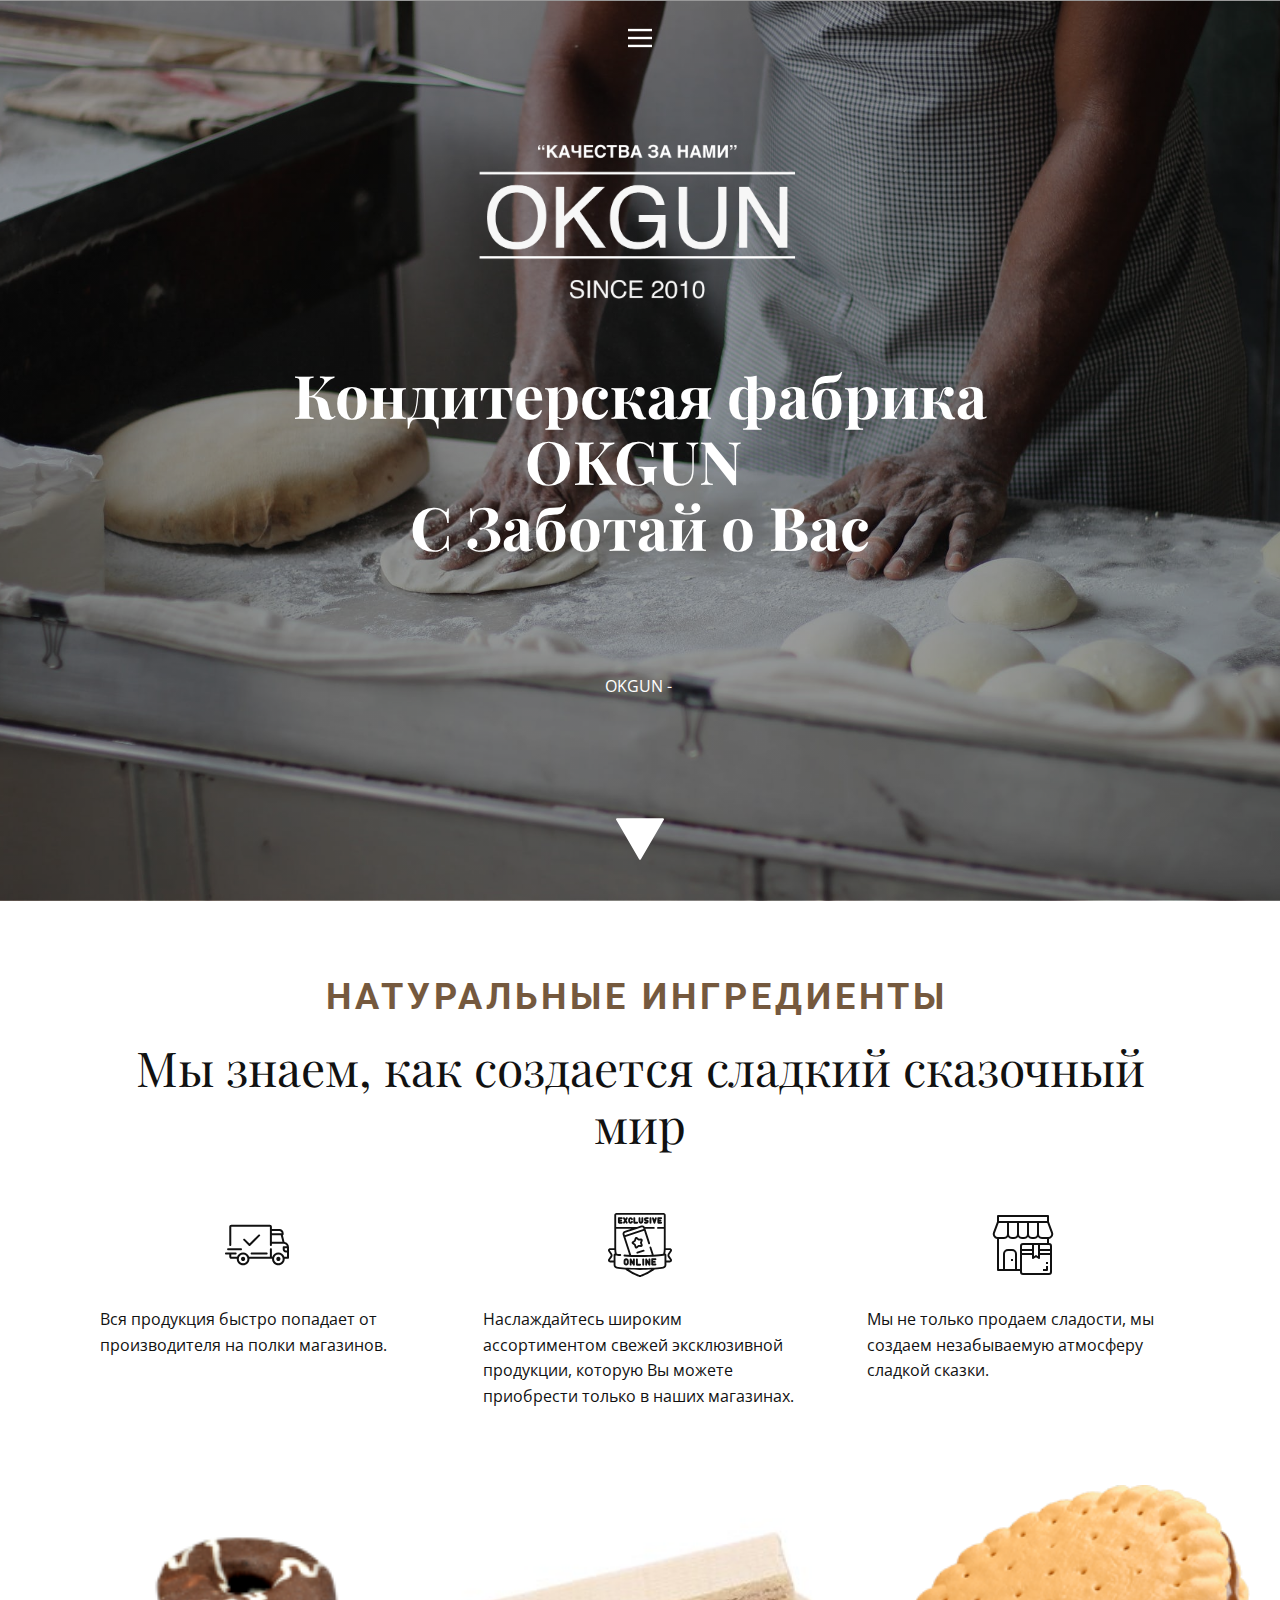
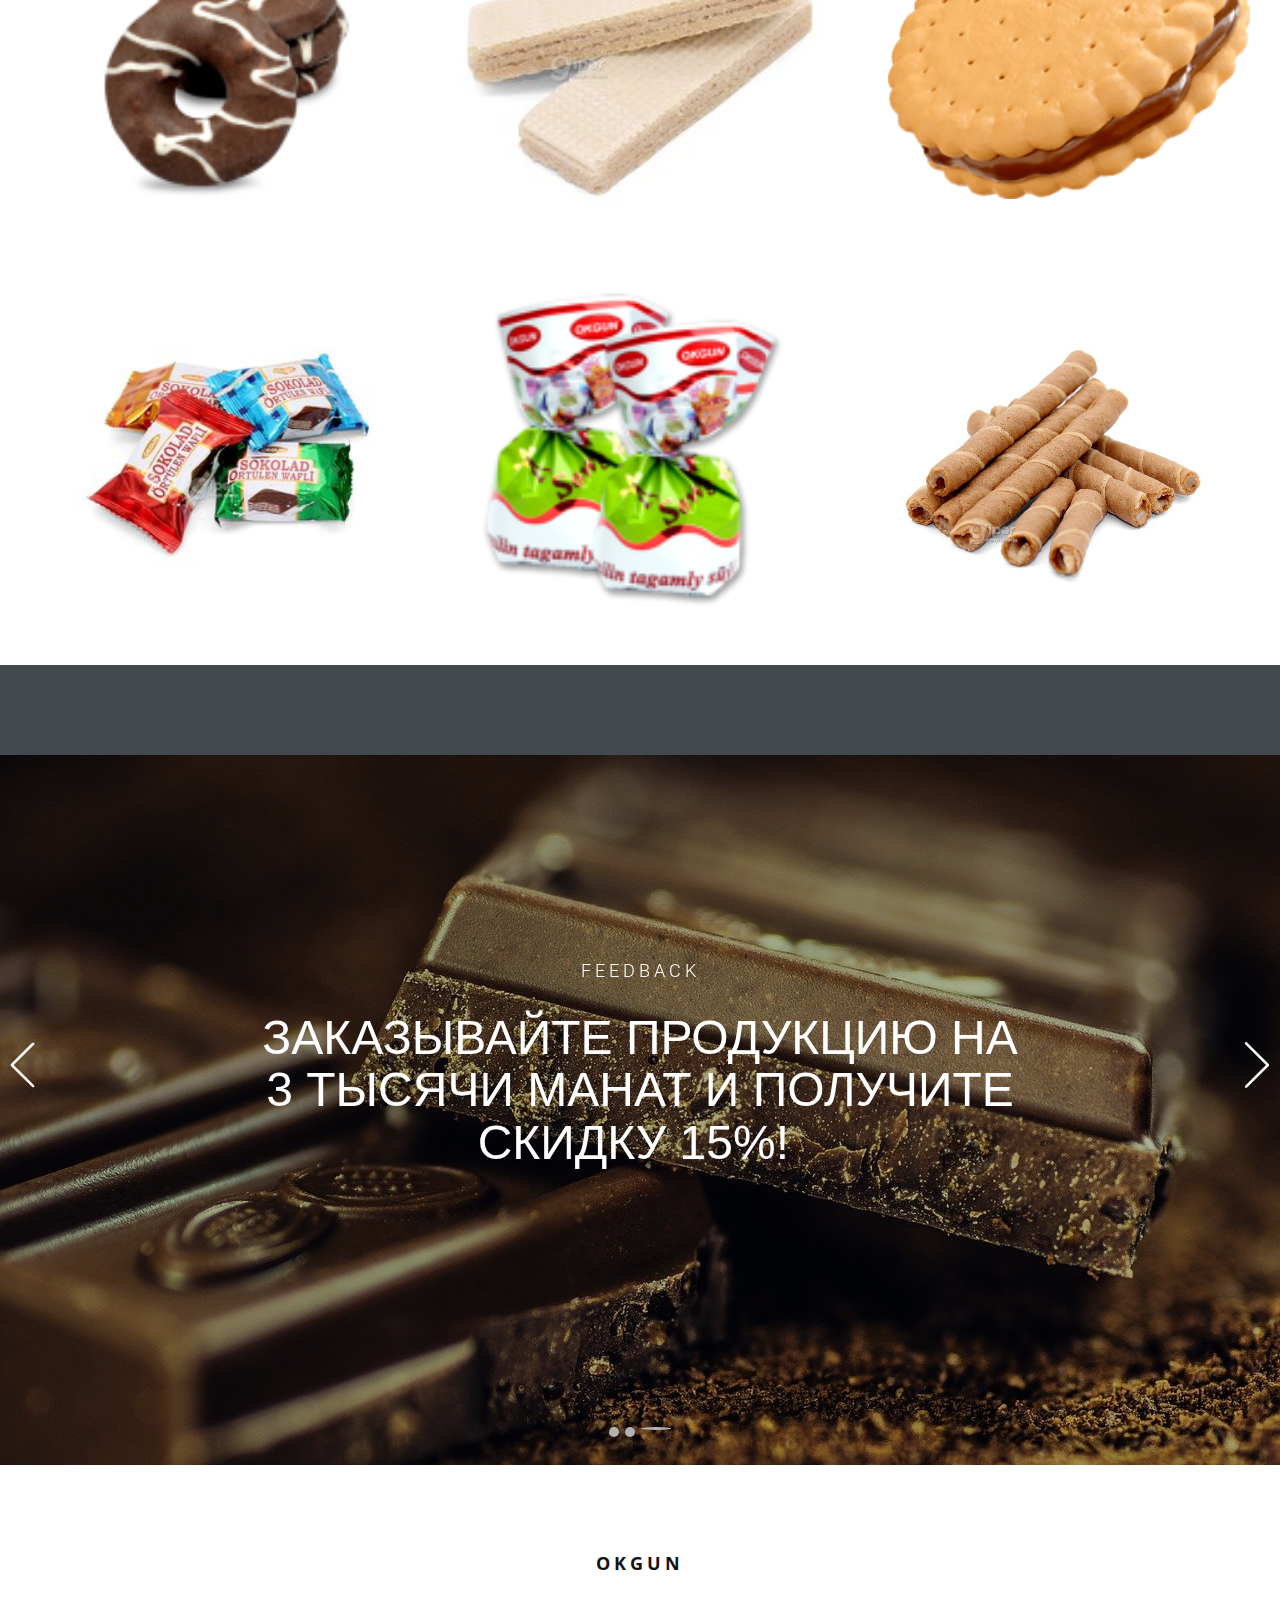
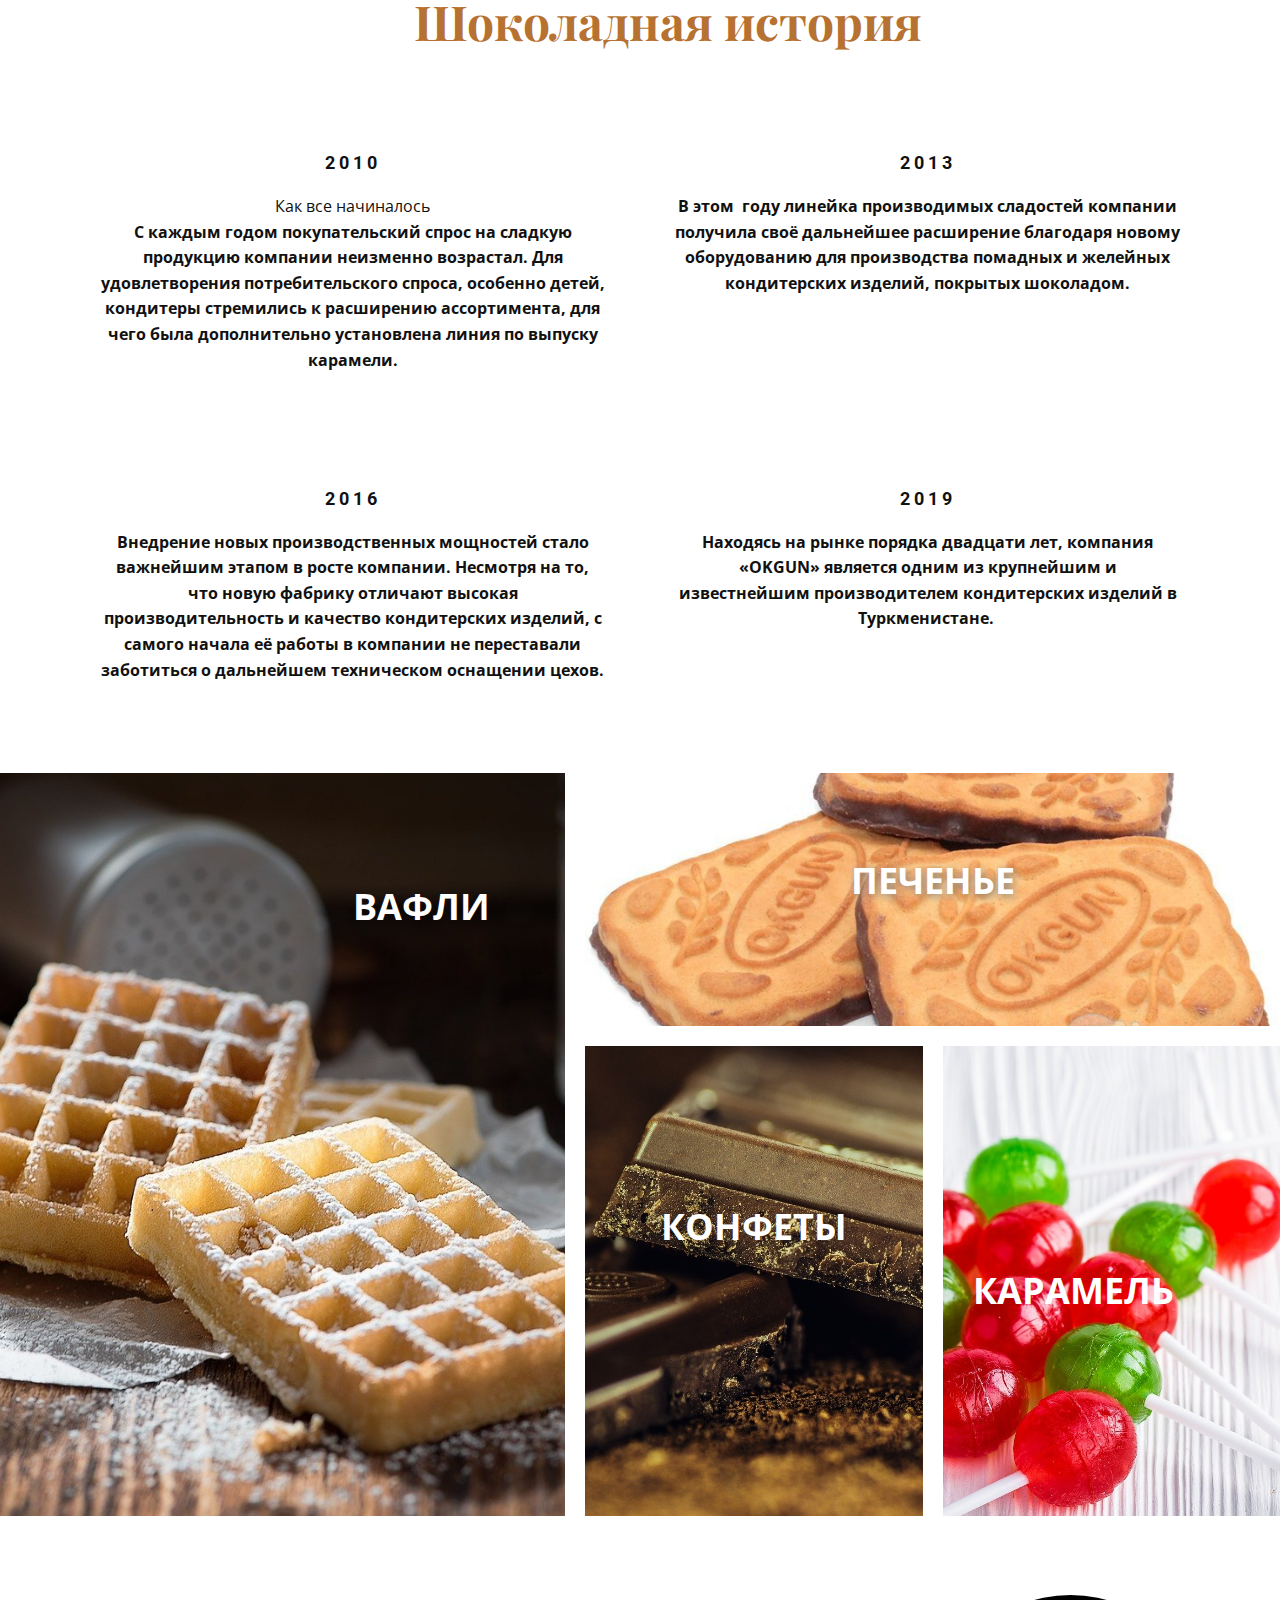
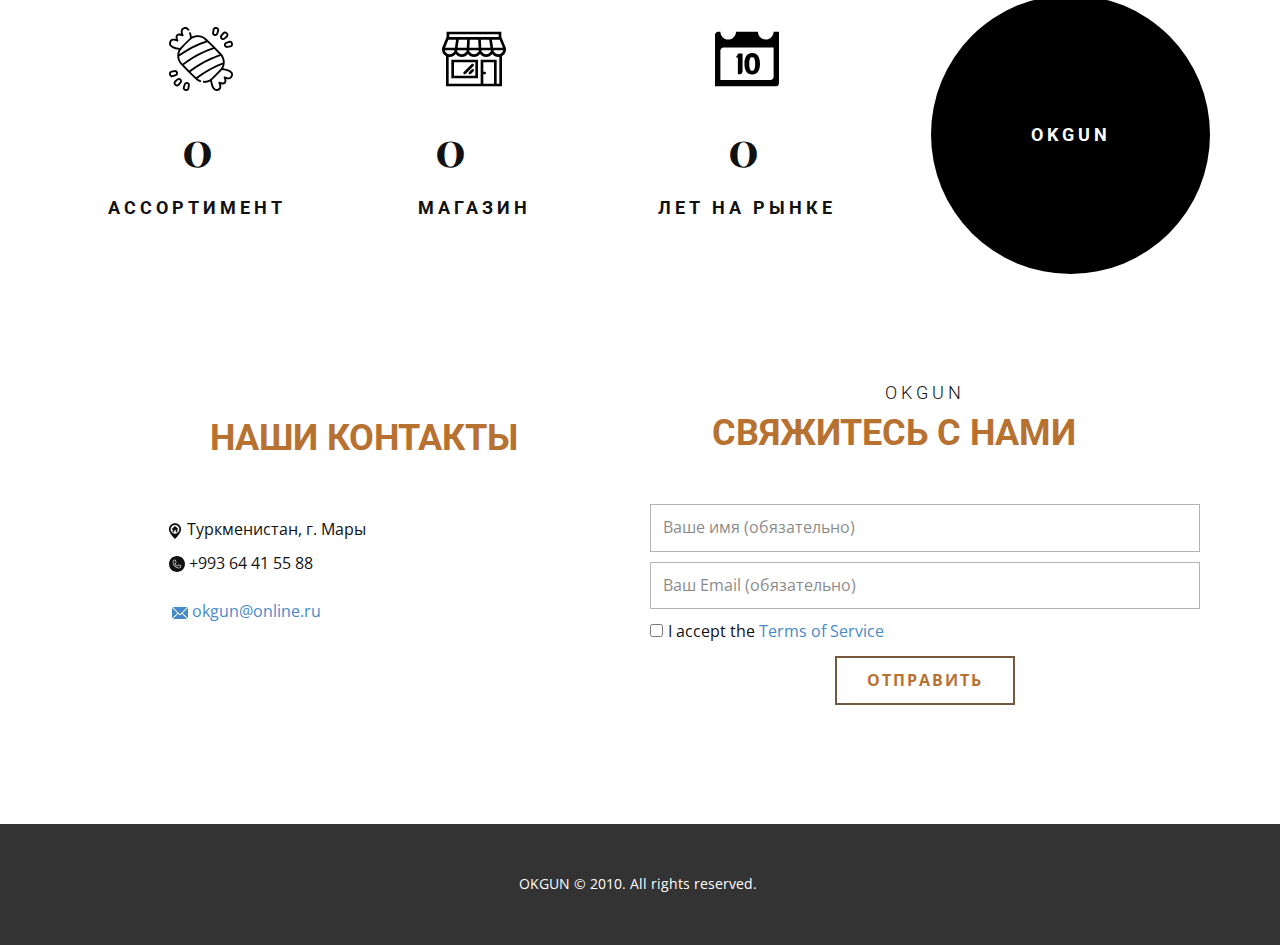
<file: home.html>
<!DOCTYPE html>
<html style="font-size: 16px;">
  <head>
    <meta name="viewport" content="width=device-width, initial-scale=1.0">
    <meta charset="utf-8">
    <meta name="keywords" content="OKGUN.RU С Заботай о Вас, ЗАКАЗЫВАЙТЕ ПРОДУКЦИЮ НА 3 ТЫСЯЧИ МАНАТ И ПОЛУЧИТЕ СКИДКУ 15%!, ЗАКАЗЫВАЙТЕ ПРОДУКЦИЮ НА 3 ТЫСЯЧИ МАНАТ И ПОЛУЧИТЕ СКИДКУ 15%!, Шоколадная история, Свяжитесь с нами, НАШИ КОНТАКТЫ">
    <meta name="description" content="">
    <meta name="page_type" content="np-template-header-footer-from-plugin">
    <title>Okgun</title>
    <link rel="stylesheet" href="nicepage.css" media="screen">
<link rel="stylesheet" href="Okgun.css" media="screen">
    <script class="u-script" type="text/javascript" src="jquery-1.9.1.min.js" defer=""></script>
    <script class="u-script" type="text/javascript" src="nicepage.js" defer=""></script>
    <meta name="generator" content="Nicepage 3.4.1, nicepage.com">
    
    
    
    <link id="u-theme-google-font" rel="stylesheet" href="https://fonts.googleapis.com/css?family=Roboto:100,100i,300,300i,400,400i,500,500i,700,700i,900,900i|Open+Sans:300,300i,400,400i,600,600i,700,700i,800,800i">
    <link id="u-page-google-font" rel="stylesheet" href="https://fonts.googleapis.com/css?family=Playfair+Display:400,400i,700,700i,900,900i">
    
    
    
    
    
    
    
    
    
    <script type="application/ld+json">{
		"@context": "http://schema.org",
		"@type": "Organization",
		"name": "",
		"url": "index.html"
}</script>
    <meta property="og:title" content="Okgun">
    <meta property="og:type" content="website">
    <meta name="theme-color" content="#478ac9">
    <link rel="canonical" href="index.html">
    <meta property="og:url" content="index.html">
  </head>
  <body class="u-body u-overlap u-overlap-contrast"><header class="u-clearfix u-header u-header" id="sec-4d5f"><div class="u-clearfix u-sheet u-valign-middle u-sheet-1">
        <nav class="u-align-left u-menu u-menu-dropdown u-offcanvas u-menu-1" data-responsive-from="XL">
          <div class="menu-collapse" style="font-size: 1rem; letter-spacing: 0px; font-weight: 700; text-transform: uppercase;">
            <a class="u-border-2 u-border-active-grey-90 u-border-hover-grey-50 u-button-style u-custom-left-right-menu-spacing u-custom-padding-bottom u-custom-text-active-color u-custom-text-color u-custom-text-hover-color u-custom-top-bottom-menu-spacing u-nav-link u-text-body-alt-color" href="#" style="padding: 4px 0px; font-size: calc(1em + 8px);">
              <svg class="u-svg-link" preserveAspectRatio="xMidYMin slice" viewBox="0 0 302 302" style=""><use xlink:href="#svg-5c50"></use></svg>
              <svg xmlns="http://www.w3.org/2000/svg" xmlns:xlink="http://www.w3.org/1999/xlink" version="1.1" id="svg-5c50" x="0px" y="0px" viewBox="0 0 302 302" style="enable-background:new 0 0 302 302;" xml:space="preserve" class="u-svg-content"><g><rect y="36" width="302" height="30"></rect><rect y="236" width="302" height="30"></rect><rect y="136" width="302" height="30"></rect>
</g><g></g><g></g><g></g><g></g><g></g><g></g><g></g><g></g><g></g><g></g><g></g><g></g><g></g><g></g><g></g></svg>
            </a>
          </div>
          <div class="u-custom-menu u-nav-container">
            <ul class="u-nav u-spacing-2 u-unstyled u-nav-1"><li class="u-nav-item"><a class="u-border-2 u-border-active-grey-90 u-border-hover-grey-50 u-button-style u-nav-link u-text-active-grey-90 u-text-grey-90 u-text-hover-grey-90" href="home.html" style="padding: 10px 20px;">OKGUN</a>
</li><li class="u-nav-item"><a class="u-border-2 u-border-active-grey-90 u-border-hover-grey-50 u-button-style u-nav-link u-text-active-grey-90 u-text-grey-90 u-text-hover-grey-90" href="/Okgun.html#sec-45bf" data-page-id="207517" target="_blank" style="padding: 10px 20px;">O НАС</a>
</li><li class="u-nav-item"><a class="u-border-2 u-border-active-grey-90 u-border-hover-grey-50 u-button-style u-nav-link u-text-active-grey-90 u-text-grey-90 u-text-hover-grey-90" href="/Okgun.html#sec-dec0" data-page-id="207517" style="padding: 10px 20px;">Продукция</a>
</li><li class="u-nav-item"><a class="u-border-2 u-border-active-grey-90 u-border-hover-grey-50 u-button-style u-nav-link u-text-active-grey-90 u-text-grey-90 u-text-hover-grey-90" href="/Okgun.html#sec-8043" data-page-id="207517" style="padding: 10px 20px;">КОНТАКТЫ</a>
</li></ul>
          </div>
          <div class="u-custom-menu u-nav-container-collapse">
            <div class="u-align-center u-black u-container-style u-inner-container-layout u-opacity u-opacity-95 u-sidenav">
              <div class="u-sidenav-overflow">
                <div class="u-menu-close"></div>
                <ul class="u-align-center u-nav u-popupmenu-items u-unstyled u-nav-2"><li class="u-nav-item"><a class="u-button-style u-nav-link" href="home.html" style="padding: 10px 20px;">OKGUN</a>
</li><li class="u-nav-item"><a class="u-button-style u-nav-link" href="/Okgun.html#sec-45bf" data-page-id="207517" target="_blank" style="padding: 10px 20px;">O НАС</a>
</li><li class="u-nav-item"><a class="u-button-style u-nav-link" href="/Okgun.html#sec-dec0" data-page-id="207517" style="padding: 10px 20px;">Продукция</a>
</li><li class="u-nav-item"><a class="u-button-style u-nav-link" href="/Okgun.html#sec-8043" data-page-id="207517" style="padding: 10px 20px;">КОНТАКТЫ</a>
</li></ul>
              </div>
            </div>
            <div class="u-black u-menu-overlay u-opacity u-opacity-70"></div>
          </div>
        </nav>
      </div></header>
    <section class="skrollable u-align-center u-clearfix u-image u-parallax u-shading u-section-1" id="sec-107e">
      <div class="u-clearfix u-sheet u-sheet-1">
        <img src="images/Untitled-1.png" alt="" class="u-image u-image-contain u-image-default u-image-1" data-image-width="3768" data-image-height="2022">
        <h1 class="u-custom-font u-font-playfair-display u-text u-text-1">Кондитерская фабрика<br>OKGUN&nbsp;<br>С Заботай о Вас
        </h1>
        <p class="u-text u-text-2">OKGUN -&nbsp;</p><span class="u-icon u-icon-circle u-text-white u-icon-1"><svg class="u-svg-link" preserveAspectRatio="xMidYMin slice" viewBox="0 0 490.677 490.677" style=""><use xlink:href="#svg-536a"></use></svg><svg xmlns="http://www.w3.org/2000/svg" xmlns:xlink="http://www.w3.org/1999/xlink" version="1.1" xml:space="preserve" class="u-svg-content" viewBox="0 0 490.677 490.677" x="0px" y="0px" id="svg-536a" style="enable-background:new 0 0 490.677 490.677;"><g><g><path d="M489.272,37.339c-1.92-3.307-5.44-5.333-9.259-5.333H10.68c-3.819,0-7.339,2.027-9.259,5.333    c-1.899,3.307-1.899,7.36,0.021,10.667l234.667,405.333c1.899,3.307,5.419,5.333,9.237,5.333s7.339-2.027,9.237-5.333    L489.251,48.005C491.149,44.72,491.149,40.645,489.272,37.339z"></path>
</g>
</g></svg></span>
      </div>
    </section>
    <section class="u-align-center u-clearfix u-section-2" id="sec-a668">
      <div class="u-clearfix u-sheet u-valign-middle-xs u-sheet-1">
        <h6 class="u-text u-text-default u-text-palette-2-dark-2 u-text-1">Натуральные ингредиенты<span style="font-weight: 700;"></span>
        </h6>
        <h3 class="u-custom-font u-font-playfair-display u-text u-text-2">Мы знаем, как создается сладкий сказочный мир<br>
        </h3>
        <div class="u-expanded-width u-list u-repeater u-list-1">
          <div class="u-align-left u-container-style u-list-item u-repeater-item">
            <div class="u-container-layout u-similar-container u-container-layout-1"><span class="u-icon u-icon-circle u-icon-1"><svg class="u-svg-link" preserveAspectRatio="xMidYMin slice" viewBox="0 0 512 512" style=""><use xlink:href="#svg-413d"></use></svg><svg xmlns="http://www.w3.org/2000/svg" xmlns:xlink="http://www.w3.org/1999/xlink" version="1.1" xml:space="preserve" class="u-svg-content" viewBox="0 0 512 512" x="0px" y="0px" id="svg-413d" style="enable-background:new 0 0 512 512;"><g><g><path d="M476.158,231.363l-13.259-53.035c3.625-0.77,6.345-3.986,6.345-7.839v-8.551c0-18.566-15.105-33.67-33.67-33.67h-60.392    V110.63c0-9.136-7.432-16.568-16.568-16.568H50.772c-9.136,0-16.568,7.432-16.568,16.568V256c0,4.427,3.589,8.017,8.017,8.017    c4.427,0,8.017-3.589,8.017-8.017V110.63c0-0.295,0.239-0.534,0.534-0.534h307.841c0.295,0,0.534,0.239,0.534,0.534v145.372    c0,4.427,3.589,8.017,8.017,8.017c4.427,0,8.017-3.589,8.017-8.017v-9.088h94.569c0.008,0,0.014,0.002,0.021,0.002    c0.008,0,0.015-0.001,0.022-0.001c11.637,0.008,21.518,7.646,24.912,18.171h-24.928c-4.427,0-8.017,3.589-8.017,8.017v17.102    c0,13.851,11.268,25.119,25.119,25.119h9.086v35.273h-20.962c-6.886-19.883-25.787-34.205-47.982-34.205    s-41.097,14.322-47.982,34.205h-3.86v-60.393c0-4.427-3.589-8.017-8.017-8.017c-4.427,0-8.017,3.589-8.017,8.017v60.391H192.817    c-6.886-19.883-25.787-34.205-47.982-34.205s-41.097,14.322-47.982,34.205H50.772c-0.295,0-0.534-0.239-0.534-0.534v-17.637    h34.739c4.427,0,8.017-3.589,8.017-8.017s-3.589-8.017-8.017-8.017H8.017c-4.427,0-8.017,3.589-8.017,8.017    s3.589,8.017,8.017,8.017h26.188v17.637c0,9.136,7.432,16.568,16.568,16.568h43.304c-0.002,0.178-0.014,0.355-0.014,0.534    c0,27.996,22.777,50.772,50.772,50.772s50.772-22.776,50.772-50.772c0-0.18-0.012-0.356-0.014-0.534h180.67    c-0.002,0.178-0.014,0.355-0.014,0.534c0,27.996,22.777,50.772,50.772,50.772c27.995,0,50.772-22.776,50.772-50.772    c0-0.18-0.012-0.356-0.014-0.534h26.203c4.427,0,8.017-3.589,8.017-8.017v-85.511C512,251.989,496.423,234.448,476.158,231.363z     M375.182,144.301h60.392c9.725,0,17.637,7.912,17.637,17.637v0.534h-78.029V144.301z M375.182,230.881v-52.376h71.235    l13.094,52.376H375.182z M144.835,401.904c-19.155,0-34.739-15.583-34.739-34.739s15.584-34.739,34.739-34.739    c19.155,0,34.739,15.583,34.739,34.739S163.99,401.904,144.835,401.904z M427.023,401.904c-19.155,0-34.739-15.583-34.739-34.739    s15.584-34.739,34.739-34.739c19.155,0,34.739,15.583,34.739,34.739S446.178,401.904,427.023,401.904z M495.967,299.29h-9.086    c-5.01,0-9.086-4.076-9.086-9.086v-9.086h18.171V299.29z"></path>
</g>
</g><g><g><path d="M144.835,350.597c-9.136,0-16.568,7.432-16.568,16.568c0,9.136,7.432,16.568,16.568,16.568    c9.136,0,16.568-7.432,16.568-16.568C161.403,358.029,153.971,350.597,144.835,350.597z"></path>
</g>
</g><g><g><path d="M427.023,350.597c-9.136,0-16.568,7.432-16.568,16.568c0,9.136,7.432,16.568,16.568,16.568    c9.136,0,16.568-7.432,16.568-16.568C443.591,358.029,436.159,350.597,427.023,350.597z"></path>
</g>
</g><g><g><path d="M332.96,316.393H213.244c-4.427,0-8.017,3.589-8.017,8.017s3.589,8.017,8.017,8.017H332.96    c4.427,0,8.017-3.589,8.017-8.017S337.388,316.393,332.96,316.393z"></path>
</g>
</g><g><g><path d="M127.733,282.188H25.119c-4.427,0-8.017,3.589-8.017,8.017s3.589,8.017,8.017,8.017h102.614    c4.427,0,8.017-3.589,8.017-8.017S132.16,282.188,127.733,282.188z"></path>
</g>
</g><g><g><path d="M278.771,173.37c-3.13-3.13-8.207-3.13-11.337,0.001l-71.292,71.291l-37.087-37.087c-3.131-3.131-8.207-3.131-11.337,0    c-3.131,3.131-3.131,8.206,0,11.337l42.756,42.756c1.565,1.566,3.617,2.348,5.668,2.348s4.104-0.782,5.668-2.348l76.96-76.96    C281.901,181.576,281.901,176.501,278.771,173.37z"></path>
</g>
</g></svg></span>
              <p class="u-text u-text-3" spellcheck="false">Вся продукция быстро попадает от производителя на полки магазинов.</p>
            </div>
          </div>
          <div class="u-align-left u-container-style u-list-item u-repeater-item">
            <div class="u-container-layout u-similar-container u-container-layout-2"><span class="u-icon u-icon-circle u-icon-2"><svg class="u-svg-link" preserveAspectRatio="xMidYMin slice" viewBox="0 0 512.004 512.004" style=""><use xlink:href="#svg-1a2b"></use></svg><svg xmlns="http://www.w3.org/2000/svg" xmlns:xlink="http://www.w3.org/1999/xlink" version="1.1" xml:space="preserve" class="u-svg-content" viewBox="0 0 512.004 512.004" id="svg-1a2b"><g><path d="m492.487 344.905c-2.626-3.762-2.626-8.816 0-12.579l16.383-23.469c3.704-5.305 4.146-12.164 1.154-17.9-2.991-5.736-8.868-9.299-15.337-9.299h-33.061v-264.352c.001-9.543-7.763-17.306-17.305-17.306h-376.638c-9.542 0-17.306 7.763-17.306 17.306v264.353h-33.061c-6.469 0-12.346 3.563-15.337 9.299s-2.55 12.595 1.154 17.9l16.383 23.469c2.626 3.762 2.626 8.816 0 12.579l-16.382 23.469c-3.704 5.305-4.146 12.164-1.154 17.9 2.991 5.736 8.868 9.299 15.337 9.299h27.656v21.204c0 13.571 10.123 25.251 23.546 27.167 14.692 2.098 38.108 4.915 70.048 7.185 46.936 36.885 97.584 55.242 112.027 59.999 1.769.583 3.588.874 5.408.874 1.819 0 3.64-.292 5.409-.874 14.409-4.747 65.073-23.1 112.012-59.982.007-.006.013-.012.02-.018 31.937-2.27 55.35-5.087 70.041-7.185 13.424-1.917 23.547-13.596 23.547-27.167v-21.204h27.656c6.469 0 12.346-3.563 15.337-9.299s2.55-12.595-1.154-17.9zm-424.804-329.905h376.639c1.271 0 2.306 1.034 2.306 2.306v94.333h-46.416c-4.143 0-7.5 3.358-7.5 7.5s3.357 7.5 7.5 7.5h46.416v158.686c0 13.691-1.541 27.162-4.543 40.101-14.771 2.119-40.296 5.223-76.114 7.601l-19.358-59.971c-1.273-3.942-5.502-6.105-9.441-4.833-3.942 1.272-6.106 5.499-4.834 9.441l18.175 56.304c-26.685 1.48-58.236 2.503-94.509 2.503-24.285 0-47.846-.455-70.499-1.352l-46.425-143.822 149.773-48.345 33.07 102.452c1.272 3.942 5.499 6.103 9.441 4.833 3.942-1.272 6.106-5.499 4.834-9.441l-36.848-114.157h66.861c4.143 0 7.5-3.358 7.5-7.5s-3.357-7.5-7.5-7.5h-72.146c-2.225-4.074-5.608-7.392-9.831-9.553-5.554-2.844-11.885-3.354-17.821-1.437l-34.048 10.99h-166.988v-94.333c0-1.272 1.034-2.306 2.306-2.306zm64.088 153.656c-.687-2.125-.504-4.391.515-6.378 1.018-1.988 2.748-3.46 4.873-4.146l98.544-31.809c.07-.021.139-.044.209-.067l35.109-11.333c2.126-.687 4.391-.502 6.379.514 1.987 1.018 3.46 2.749 4.146 4.874l2.7 8.366-149.773 48.345zm-114.455 211.918c-1.212 0-1.797-.774-2.037-1.235s-.54-1.384.153-2.378l16.383-23.468c6.213-8.898 6.213-20.854 0-29.751l-16.383-23.469c-.693-.995-.394-1.917-.153-2.378.24-.461.825-1.235 2.037-1.235h33.396c.534 9.312 1.738 18.496 3.579 27.478-1.759.482-3.413 1.343-4.841 2.553-2.845 2.413-4.477 5.937-4.477 9.669v44.215h-27.657zm239.403 116.309c-.469.154-.966.154-1.433 0-11.965-3.941-49.833-17.62-88.93-44.057 25.706 1.323 55.591 2.208 89.646 2.208s63.941-.885 89.646-2.208c-39.109 26.444-76.991 40.124-88.929 44.057zm195.312-80.105c0 6.154-4.586 11.45-10.667 12.318-28.604 4.085-90.722 10.938-185.362 10.938s-156.759-6.853-185.362-10.938c-6.081-.868-10.667-6.164-10.667-12.318v-77.681c7.958 1.266 20.279 3.014 37.167 4.82 4.128.435 7.815-2.542 8.255-6.66.441-4.119-2.541-7.814-6.659-8.255-11.922-1.275-21.489-2.516-28.816-3.572-3.004-12.946-4.542-26.413-4.542-40.105v-158.686h120.518l-53.343 17.218c-5.938 1.917-10.774 6.031-13.618 11.585s-3.354 11.883-1.438 17.821l52.014 161.14c-12.728-.636-25.144-1.416-37.205-2.342-4.126-.325-7.734 2.774-8.052 6.904s2.773 7.735 6.903 8.052c38.486 2.954 80.489 4.452 124.845 4.452 107.637 0 174.467-8.955 196.029-12.374zm44.694-37.439c-.24.461-.825 1.235-2.037 1.235h-27.656v-44.215c0-3.732-1.632-7.256-4.477-9.668-1.427-1.21-3.08-2.072-4.838-2.554 1.84-8.979 3.046-18.164 3.579-27.477h33.392c1.212 0 1.797.774 2.037 1.235s.54 1.384-.153 2.378l-16.383 23.468c-6.213 8.898-6.213 20.854 0 29.751l16.383 23.469c.693.994.393 1.916.153 2.378z"></path><path d="m180.687 85.658c8.426 0 15.904-5.664 18.188-13.774 1.122-3.987-1.2-8.129-5.188-9.251-3.988-1.125-8.129 1.2-9.252 5.187-.47 1.671-2.012 2.838-3.748 2.838-1.04 0-2.02-.406-2.757-1.145-.732-.732-1.136-1.708-1.136-2.748v-14.13c0-2.141 1.746-3.883 3.893-3.883 1.04 0 2.017.403 2.746 1.133.477.476.824 1.067 1.006 1.71 1.131 3.985 5.277 6.297 9.263 5.168 3.984-1.13 6.299-5.277 5.169-9.262-.879-3.097-2.548-5.939-4.828-8.221-3.565-3.565-8.309-5.529-13.355-5.529-10.417 0-18.893 8.471-18.893 18.883v14.13c0 5.046 1.964 9.79 5.528 13.354 3.57 3.573 8.316 5.54 13.364 5.54z"></path><path d="m86.922 85.658h22.781c4.143 0 7.5-3.358 7.5-7.5s-3.357-7.5-7.5-7.5h-15.281v-3.453h10.27c4.143 0 7.5-3.358 7.5-7.5s-3.357-7.5-7.5-7.5h-10.27v-3.453h15.281c4.143 0 7.5-3.358 7.5-7.5s-3.357-7.5-7.5-7.5h-22.781c-4.143 0-7.5 3.358-7.5 7.5v36.906c0 4.142 3.357 7.5 7.5 7.5z"></path><path d="m123.68 84.54c1.228.758 2.588 1.119 3.933 1.119 2.515 0 4.971-1.265 6.389-3.562l5.009-8.114 5.009 8.114c1.418 2.297 3.874 3.562 6.389 3.562 1.344 0 2.705-.361 3.933-1.119 3.524-2.175 4.618-6.796 2.442-10.321l-8.959-14.514 8.959-14.514c2.176-3.525 1.082-8.146-2.442-10.321-3.524-2.176-8.145-1.083-10.321 2.442l-5.009 8.114-5.009-8.114c-2.177-3.526-6.798-4.619-10.321-2.442-3.524 2.175-4.618 6.796-2.442 10.321l8.959 14.514-8.959 14.514c-2.178 3.524-1.085 8.145 2.44 10.321z"></path><path d="m364.126 80.375c.981 3.18 3.916 5.284 7.159 5.284.372 0 .748-.028 1.126-.085 2.957-.446 5.292-2.583 6.088-5.339l11.347-36.774c1.221-3.958-.998-8.157-4.956-9.378-3.958-1.224-8.157.998-9.378 4.955l-4.223 13.688-4.227-13.689c-1.222-3.958-5.42-6.175-9.378-4.954-3.958 1.222-6.176 5.421-4.954 9.379z"></path><path d="m263.423 85.658c10.417 0 18.892-8.474 18.892-18.891v-25.516c0-4.142-3.357-7.5-7.5-7.5s-7.5 3.358-7.5 7.5v25.516c0 2.146-1.746 3.891-3.892 3.891s-3.891-1.745-3.891-3.891v-25.516c0-4.142-3.357-7.5-7.5-7.5s-7.5 3.358-7.5 7.5v25.516c0 10.417 8.475 18.891 18.891 18.891z"></path><path d="m210.343 85.658h22.475c4.143 0 7.5-3.358 7.5-7.5s-3.357-7.5-7.5-7.5h-14.975v-29.407c0-4.142-3.357-7.5-7.5-7.5s-7.5 3.358-7.5 7.5v36.906c0 4.143 3.357 7.501 7.5 7.501z"></path><path d="m402.309 85.658h22.782c4.143 0 7.5-3.358 7.5-7.5s-3.357-7.5-7.5-7.5h-15.282v-3.453h10.27c4.143 0 7.5-3.358 7.5-7.5s-3.357-7.5-7.5-7.5h-10.27v-3.453h15.282c4.143 0 7.5-3.358 7.5-7.5s-3.357-7.5-7.5-7.5h-22.782c-4.143 0-7.5 3.358-7.5 7.5v36.906c0 4.142 3.357 7.5 7.5 7.5z"></path><path d="m308.888 70.658h-13.556c-4.143 0-7.5 3.358-7.5 7.5s3.357 7.5 7.5 7.5h13.556c9.223 0 16.727-7.503 16.727-16.727s-7.504-16.727-16.727-16.727h-4.329c-.952 0-1.727-.774-1.727-1.727s.774-1.727 1.727-1.727h13.556c4.143 0 7.5-3.358 7.5-7.5s-3.357-7.5-7.5-7.5h-13.556c-9.223 0-16.727 7.503-16.727 16.727s7.504 16.727 16.727 16.727h4.329c.952 0 1.727.774 1.727 1.727s-.775 1.727-1.727 1.727z"></path><path d="m339.867 85.658c4.143 0 7.5-3.358 7.5-7.5v-36.907c0-4.142-3.357-7.5-7.5-7.5s-7.5 3.358-7.5 7.5v36.906c0 4.143 3.358 7.501 7.5 7.501z"></path><path d="m145.458 362.545c-11.328 0-20.545 9.216-20.545 20.545v16.175c0 11.329 9.217 20.545 20.545 20.545s20.545-9.216 20.545-20.545v-16.175c0-11.328-9.217-20.545-20.545-20.545zm5.545 36.721c0 3.058-2.487 5.545-5.545 5.545s-5.545-2.487-5.545-5.545v-16.176c0-3.058 2.487-5.545 5.545-5.545s5.545 2.487 5.545 5.545z"></path><path d="m281.882 421.51c4.143 0 7.5-3.358 7.5-7.5v-42.265c0-4.142-3.357-7.5-7.5-7.5s-7.5 3.358-7.5 7.5v42.265c0 4.142 3.357 7.5 7.5 7.5z"></path><path d="m207.188 364.245c-4.143 0-7.5 3.358-7.5 7.5v15.837l-12.208-19.777c-1.761-2.854-5.202-4.19-8.43-3.276-3.226.916-5.452 3.862-5.452 7.215v42.265c0 4.142 3.357 7.5 7.5 7.5s7.5-3.358 7.5-7.5v-15.837l12.208 19.776.006-.004c1.322 2.136 3.679 3.564 6.376 3.564 4.143 0 7.5-3.358 7.5-7.5v-42.265c0-4.14-3.357-7.498-7.5-7.498z"></path><path d="m305.542 421.51c4.143 0 7.5-3.358 7.5-7.5v-15.837l12.208 19.776.006-.004c1.322 2.136 3.679 3.564 6.376 3.564 4.143 0 7.5-3.358 7.5-7.5v-42.265c0-4.142-3.357-7.5-7.5-7.5s-7.5 3.358-7.5 7.5v15.837l-12.208-19.777c-1.761-2.854-5.202-4.19-8.43-3.276-3.226.916-5.452 3.862-5.452 7.215v42.265c0 4.144 3.357 7.502 7.5 7.502z"></path><path d="m238.541 371.745c0-4.142-3.357-7.5-7.5-7.5s-7.5 3.358-7.5 7.5v42.265c0 4.142 3.357 7.5 7.5 7.5h25.738c4.143 0 7.5-3.358 7.5-7.5s-3.357-7.5-7.5-7.5h-18.238z"></path><path d="m353.501 419.811h26.09c4.143 0 7.5-3.358 7.5-7.5s-3.357-7.5-7.5-7.5h-18.59v-6.132h12.85c4.143 0 7.5-3.358 7.5-7.5s-3.357-7.5-7.5-7.5h-12.85v-6.133h18.59c4.143 0 7.5-3.358 7.5-7.5s-3.357-7.5-7.5-7.5h-26.09c-4.143 0-7.5 3.358-7.5 7.5v42.265c0 4.142 3.357 7.5 7.5 7.5z"></path><path d="m247.495 270.995 17.154.505c4.247.133 8.293-1.853 10.802-5.293 2.509-3.439 3.16-7.889 1.741-11.903l-5.719-16.18 5.781-16.159c1.435-4.009.8-8.461-1.695-11.91-2.496-3.449-6.549-5.455-10.781-5.333l-17.156.439-13.581-10.492c-3.369-2.602-7.8-3.376-11.851-2.067-4.052 1.308-7.193 4.525-8.404 8.605l-4.885 16.452-14.175 9.675c-3.516 2.4-5.62 6.375-5.628 10.632-.009 4.257 2.08 8.239 5.587 10.652l14.137 9.729 4.821 16.469c1.195 4.086 4.324 7.315 8.37 8.639 1.313.43 2.667.64 4.013.64 2.8 0 5.564-.913 7.847-2.662zm-25.025-19.421c-.485-1.656-1.525-3.093-2.946-4.071l-13.812-9.505 13.849-9.452c1.424-.973 2.471-2.407 2.961-4.06l4.772-16.073 13.269 10.25c1.364 1.055 3.05 1.598 4.776 1.563l16.762-.429-5.648 15.787c-.581 1.624-.585 3.399-.01 5.025l5.587 15.809-16.759-.493c-1.728-.066-3.414.494-4.782 1.543l-13.309 10.198z"></path><path d="m282.821 294.384-50.312 16.24c-3.942 1.272-6.106 5.499-4.834 9.441 1.025 3.176 3.969 5.198 7.136 5.198.764 0 1.54-.118 2.306-.365l50.312-16.24c3.942-1.272 6.106-5.499 4.834-9.441-1.273-3.942-5.502-6.106-9.442-4.833z"></path>
</g></svg></span>
              <p class="u-text u-text-4" spellcheck="false">Наслаждайтесь широким ассортиментом свежей эксклюзивной продукции, которую Вы можете приобрести только в наших магазинах.</p>
            </div>
          </div>
          <div class="u-align-left u-container-style u-list-item u-repeater-item">
            <div class="u-container-layout u-similar-container u-container-layout-3"><span class="u-icon u-icon-circle u-icon-3"><svg class="u-svg-link" preserveAspectRatio="xMidYMin slice" viewBox="0 0 64 64" style=""><use xlink:href="#svg-2740"></use></svg><svg xmlns="http://www.w3.org/2000/svg" xmlns:xlink="http://www.w3.org/1999/xlink" version="1.1" xml:space="preserve" class="u-svg-content" viewBox="0 0 64 64" id="svg-2740"><g id="Shop"><path d="M61.338,23.848a5,5,0,0,0,.572-4.6L58,8.818V3a1,1,0,0,0-1-1H7A1,1,0,0,0,6,3V8.818L2.091,19.245A4.988,4.988,0,0,0,6,25.933V57a1,1,0,0,0,1,1H29v1a3,3,0,0,0,3,3H58a3,3,0,0,0,3-3V33a3,3,0,0,0-3-3V25.933A5,5,0,0,0,61.338,23.848Zm-1.644-1.14A2.961,2.961,0,0,1,57.228,24H51a3,3,0,0,1-3-3V10h8.307l3.73,9.947A2.957,2.957,0,0,1,59.694,22.708ZM18,10h8V21a3,3,0,0,1-3,3H21a3,3,0,0,1-3-3Zm10,0h8V21a3,3,0,0,1-3,3H31a3,3,0,0,1-3-3Zm10,0h8V21a3,3,0,0,1-3,3H41a3,3,0,0,1-3-3ZM8,4H56V8H8ZM4.306,22.708a2.957,2.957,0,0,1-.343-2.761L7.693,10H16V21a3,3,0,0,1-3,3H6.772A2.961,2.961,0,0,1,4.306,22.708ZM14,56V41a3,3,0,0,1,3-3h4a3,3,0,0,1,3,3V56ZM49,38H59v2H49Zm-6-6h4V43.131l-1.445-.963a1,1,0,0,0-1.11,0L43,43.131Zm-2,4H31V33a1,1,0,0,1,1-1h9ZM31,38H41v2H31ZM58,60H32a1,1,0,0,1-1-1V42H41v3a1,1,0,0,0,1.555.832L45,44.2l2.445,1.63A1,1,0,0,0,49,45V42H59V59A1,1,0,0,1,58,60Zm1-27v3H49V32h9A1,1,0,0,1,59,33ZM32,30a3,3,0,0,0-3,3V56H26V41a5.006,5.006,0,0,0-5-5H17a5.006,5.006,0,0,0-5,5V56H8V26h5a4.982,4.982,0,0,0,4-2.031A4.982,4.982,0,0,0,21,26h2a4.982,4.982,0,0,0,4-2.031A4.982,4.982,0,0,0,31,26h2a4.982,4.982,0,0,0,4-2.031A4.982,4.982,0,0,0,41,26h2a4.982,4.982,0,0,0,4-2.031A4.982,4.982,0,0,0,51,26h5v4Z"></path><rect x="20" y="46" width="2" height="2"></rect><rect x="55" y="49" width="2" height="2"></rect><path d="M55,56H52v2h4a1,1,0,0,0,1-1V53H55Z"></path>
</g></svg></span>
              <p class="u-text u-text-5" spellcheck="false">Мы не только продаем сладости, мы создаем незабываемую атмосферу сладкой сказки.</p>
            </div>
          </div>
        </div>
      </div>
    </section>
    <section class="u-clearfix u-section-3" id="sec-c149">
      <div class="u-clearfix u-expanded-width u-layout-wrap u-layout-wrap-1">
        <div class="u-layout">
          <div class="u-layout-col">
            <div class="u-size-30">
              <div class="u-layout-row">
                <div class="u-container-style u-layout-cell u-left-cell u-size-20 u-layout-cell-1">
                  <div class="u-container-layout u-valign-top u-container-layout-1">
                    <img src="images/10-ts1577181024.png" alt="" class="u-image u-image-default u-preserve-proportions u-image-1" data-image-width="153" data-image-height="153">
                  </div>
                </div>
                <div class="u-align-left u-container-style u-layout-cell u-size-20 u-layout-cell-2">
                  <div class="u-container-layout u-container-layout-2">
                    <img src="images/4b2a4222-7683-44ba-b79d-25277156041a.jpg" alt="" class="u-expanded-width u-image u-image-default u-preserve-proportions u-image-2" data-image-width="250" data-image-height="250">
                  </div>
                </div>
                <div class="u-container-style u-layout-cell u-right-cell u-size-20 u-layout-cell-3">
                  <div class="u-container-layout u-valign-top u-container-layout-3">
                    <img class="u-image u-image-3" src="images/item-1.png">
                  </div>
                </div>
              </div>
            </div>
            <div class="u-size-30">
              <div class="u-layout-row">
                <div class="u-align-left u-container-style u-layout-cell u-left-cell u-size-20 u-layout-cell-4">
                  <div class="u-container-layout u-container-layout-4">
                    <img src="images/32d395de-2ff7-40c7-89a4-015efb51b84c.jpg" alt="" class="u-image u-image-default u-preserve-proportions u-image-4" data-image-width="250" data-image-height="250">
                  </div>
                </div>
                <div class="u-container-style u-layout-cell u-size-20 u-layout-cell-5">
                  <div class="u-container-layout u-valign-top u-container-layout-5">
                    <img class="u-expanded-width u-image u-image-5" src="images/006-ts1577182706.png" data-image-width="153" data-image-height="153">
                  </div>
                </div>
                <div class="u-align-left u-container-style u-layout-cell u-right-cell u-size-20 u-layout-cell-6">
                  <div class="u-container-layout u-valign-middle u-container-layout-6">
                    <img src="images/91796675-1382-4880-8c85-5e0240293b2c.jpg" alt="" class="u-image u-image-default u-preserve-proportions u-image-6">
                  </div>
                </div>
              </div>
            </div>
          </div>
        </div>
      </div>
    </section>
    <section id="carousel_26f2" class="u-carousel u-slide u-block-7e96-1" data-u-ride="carousel" data-interval="5000">
      <ol class="u-absolute-hcenter u-carousel-indicators u-block-7e96-5">
        <li data-u-target="#carousel_26f2" data-u-slide-to="0" class="u-active u-grey-30 u-shape-circle" style="width: 10px; height: 10px;"></li>
        <li data-u-target="#carousel_26f2" class="u-grey-30 u-shape-circle" data-u-slide-to="1" style="width: 10px; height: 10px;"></li>
        <li data-u-target="#carousel_26f2" class="u-grey-30 u-shape-circle" data-u-slide-to="2"></li>
      </ol>
      <div class="u-carousel-inner" role="listbox">
        <div class="skrollable u-active u-align-center u-carousel-item u-clearfix u-image u-parallax u-shading u-section-4-1" src="" data-image-width="1280" data-image-height="853">
          <div class="u-clearfix u-sheet u-valign-middle u-sheet-1">
            <h6 class="u-text u-text-default u-text-1">feedback</h6>
            <h1 class="u-custom-font u-font-arial u-text u-title u-text-2">ЗАКАЗЫВАЙТЕ ПРОДУКЦИЮ НА 3 ТЫСЯЧИ МАНАТ И ПОЛУЧИТЕ СКИДКУ 15%!&nbsp;</h1>
          </div>
        </div>
        <div class="skrollable u-align-center u-carousel-item u-clearfix u-image u-parallax u-shading u-section-4-2" src="" data-image-width="994" data-image-height="1500">
          <div class="u-clearfix u-sheet u-valign-middle u-sheet-1">
            <h6 class="u-text u-text-default u-text-1">feedback</h6>
            <h1 class="u-custom-font u-font-arial u-text u-text-default u-title u-text-2">ЗАКАЗЫВАЙТЕ ПРОДУКЦИЮ НА 3 ТЫСЯЧИ МАНАТ И ПОЛУЧИТЕ СКИДКУ 15%!&nbsp;<br>
            </h1>
          </div>
        </div>
        <div class="u-align-center u-carousel-item u-clearfix u-image u-shading u-section-4-3" src="" data-image-width="1280" data-image-height="853">
          <div class="u-clearfix u-sheet u-sheet-1">
            <h6 class="u-text u-text-1">
              <span style="font-size: 2.25rem;">oKGUN</span>
              <br>
              <span style="font-size: 1.5rem;">Ассортимент продукции насчитывает самые разнообразные виды сладостей: шоколадные и желейные конфеты, карамель, шоколад, печенье, вафли, пирожные, бисквитные рулеты, зефир, мармелад и торты</span>
              <br>
            </h6>
          </div>
        </div>
      </div>
      <a class="u-absolute-vcenter u-carousel-control u-carousel-control-prev u-text-body-alt-color u-block-7e96-3" href="#carousel_26f2" role="button" data-u-slide="prev">
        <span aria-hidden="true">
          <svg viewBox="0 0 477.175 477.175"><path d="M145.188,238.575l215.5-215.5c5.3-5.3,5.3-13.8,0-19.1s-13.8-5.3-19.1,0l-225.1,225.1c-5.3,5.3-5.3,13.8,0,19.1l225.1,225
		c2.6,2.6,6.1,4,9.5,4s6.9-1.3,9.5-4c5.3-5.3,5.3-13.8,0-19.1L145.188,238.575z"></path></svg>
        </span>
        <span class="sr-only">
          <svg viewBox="0 0 477.175 477.175"><path d="M145.188,238.575l215.5-215.5c5.3-5.3,5.3-13.8,0-19.1s-13.8-5.3-19.1,0l-225.1,225.1c-5.3,5.3-5.3,13.8,0,19.1l225.1,225
		c2.6,2.6,6.1,4,9.5,4s6.9-1.3,9.5-4c5.3-5.3,5.3-13.8,0-19.1L145.188,238.575z"></path></svg>
        </span>
      </a>
      <a class="u-absolute-vcenter u-carousel-control u-carousel-control-next u-text-body-alt-color u-block-7e96-6" href="#carousel_26f2" role="button" data-u-slide="next">
        <span aria-hidden="true">
          <svg viewBox="0 0 477.175 477.175"><path d="M360.731,229.075l-225.1-225.1c-5.3-5.3-13.8-5.3-19.1,0s-5.3,13.8,0,19.1l215.5,215.5l-215.5,215.5
		c-5.3,5.3-5.3,13.8,0,19.1c2.6,2.6,6.1,4,9.5,4c3.4,0,6.9-1.3,9.5-4l225.1-225.1C365.931,242.875,365.931,234.275,360.731,229.075z"></path></svg>
        </span>
        <span class="sr-only">
          <svg viewBox="0 0 477.175 477.175"><path d="M360.731,229.075l-225.1-225.1c-5.3-5.3-13.8-5.3-19.1,0s-5.3,13.8,0,19.1l215.5,215.5l-215.5,215.5
		c-5.3,5.3-5.3,13.8,0,19.1c2.6,2.6,6.1,4,9.5,4c3.4,0,6.9-1.3,9.5-4l225.1-225.1C365.931,242.875,365.931,234.275,360.731,229.075z"></path></svg>
        </span>
      </a>
    </section>
    <section class="u-align-center u-clearfix u-section-5" id="sec-45bf">
      <div class="u-clearfix u-sheet u-sheet-1">
        <h6 class="u-custom-font u-text u-text-font u-text-1">OKGUN</h6>
        <h2 class="u-custom-font u-font-playfair-display u-text u-text-palette-2-dark-1 u-text-2">Шоколадная история</h2>
        <div class="u-expanded-width u-list u-repeater u-list-1">
          <div class="u-align-center u-container-style u-list-item u-repeater-item">
            <div class="u-container-layout u-similar-container u-container-layout-1">
              <h6 class="u-text u-text-default u-text-3">
                <span style="font-weight: 700;">2010</span>
                <span style="font-weight: 700;"></span>
              </h6>
              <p class="u-text u-text-4" spellcheck="false">
                <span style="font-weight: 400;">Как все начиналось</span>
                <br>С каждым годом покупательский спрос на сладкую продукцию компании неизменно возрастал. Для удовлетворения потребительского спроса, особенно детей, кондитеры стремились к расширению ассортимента, для чего была дополнительно установлена линия по выпуску карамели.
              </p>
            </div>
          </div>
          <div class="u-align-center u-container-style u-list-item u-repeater-item">
            <div class="u-container-layout u-similar-container u-container-layout-2">
              <h6 class="u-text u-text-default u-text-5">2013</h6>
              <p class="u-text u-text-6" spellcheck="false">В этом&nbsp;&nbsp;году линейка производимых сладостей компании получила своё дальнейшее расширение благодаря новому оборудованию для производства помадных и желейных кондитерских изделий, покрытых шоколадом.</p>
            </div>
          </div>
          <div class="u-align-center u-container-style u-list-item u-repeater-item">
            <div class="u-container-layout u-similar-container u-container-layout-3">
              <h6 class="u-text u-text-default u-text-7">2016</h6>
              <p class="u-text u-text-8" spellcheck="false">Внедрение новых производственных мощностей стало важнейшим этапом в росте компании. Несмотря на то, что новую фабрику отличают высокая производительность и качество кондитерских изделий, с самого начала её работы в компании не переставали заботиться о дальнейшем техническом оснащении цехов.</p>
            </div>
          </div>
          <div class="u-align-center u-container-style u-list-item u-repeater-item">
            <div class="u-container-layout u-similar-container u-container-layout-4">
              <h6 class="u-text u-text-default u-text-9">2019</h6>
              <p class="u-text u-text-10" spellcheck="true">Находясь на рынке порядка двадцати лет, компания «OKGUN» является одним из крупнейшим и известнейшим производителем кондитерских изделий в Туркменистане.&nbsp;</p>
            </div>
          </div>
        </div>
      </div>
    </section>
    <section class="u-clearfix u-section-6" id="sec-dec0">
      <div class="u-clearfix u-expanded-width u-gutter-20 u-layout-wrap u-layout-wrap-1">
        <div class="u-layout">
          <div class="u-layout-row">
            <div class="u-size-27 u-size-60-md">
              <div class="u-layout-col">
                <div class="u-container-style u-image u-layout-cell u-left-cell u-size-60 u-image-1" data-image-width="1280" data-image-height="854" data-href="https://okgun.ru/wafli" data-target="_blank">
                  <div class="u-container-layout u-container-layout-1">
                    <a class="u-btn u-button-link u-button-style u-none u-text-white u-btn-1" href="https://okgun.ru/wafli" target="_blank">ВАФЛИ</a>
                  </div>
                </div>
              </div>
            </div>
            <div class="u-size-33 u-size-60-md">
              <div class="u-layout-col">
                <div class="u-size-40">
                  <div class="u-layout-row">
                    <div class="u-align-right u-container-style u-image u-layout-cell u-right-cell u-size-60 u-image-2" data-href="https://okgun.ru/kokeler" data-target="_blank">
                      <div class="u-container-layout u-container-layout-2">
                        <p class="u-text u-text-body-alt-color u-text-default u-text-1" spellcheck="false">
                          <a class="u-active-none u-border-none u-btn u-button-link u-button-style u-hover-none u-none u-text-white u-btn-2" href="https://okgun.ru/kokeler" target="_blank">ПЕЧЕНЬЕ</a>
                        </p>
                      </div>
                    </div>
                  </div>
                </div>
                <div class="u-size-20">
                  <div class="u-layout-row">
                    <div class="u-container-style u-image u-layout-cell u-size-30 u-image-3" data-image-width="150" data-image-height="99" data-href="https://okgun.ru/suyjiler" data-target="_blank">
                      <div class="u-container-layout u-container-layout-3">
                        <a class="u-btn u-button-link u-button-style u-none u-text-white u-btn-3" href="https://okgun.ru/suyjiler" target="_blank">КОНФЕТЫ</a>
                      </div>
                    </div>
                    <div class="u-container-style u-image u-layout-cell u-right-cell u-size-30 u-image-4" data-image-width="1280" data-image-height="853" data-href="https://okgun.ru/karamel" data-target="_blank">
                      <div class="u-container-layout u-container-layout-4">
                        <a class="u-btn u-button-link u-button-style u-none u-text-white u-btn-4" href="https://okgun.ru/karamel" target="_blank">КАРАМЕЛЬ</a>
                      </div>
                    </div>
                  </div>
                </div>
              </div>
            </div>
          </div>
        </div>
      </div>
    </section>
    <section class="u-clearfix u-section-7" id="sec-96ba">
      <div class="u-clearfix u-sheet u-sheet-1">
        <div class="u-list u-repeater u-list-1">
          <div class="u-align-center-lg u-align-center-md u-align-center-sm u-align-center-xl u-container-style u-list-item u-repeater-item">
            <div class="u-container-layout u-similar-container u-container-layout-1"><span class="u-icon u-icon-circle u-text-black u-icon-1"><svg class="u-svg-link" preserveAspectRatio="xMidYMin slice" viewBox="0 0 512.001 512.001" style=""><use xlink:href="#svg-4aeb"></use></svg><svg xmlns="http://www.w3.org/2000/svg" xmlns:xlink="http://www.w3.org/1999/xlink" version="1.1" xml:space="preserve" class="u-svg-content" viewBox="0 0 512.001 512.001" id="svg-4aeb"><g><path d="m506.825 362.911c-10.053-15.831-34.572-26.954-72.945-33.128 8.021-14.674 12.26-31.241 12.175-48.287-.124-24.831-9.407-48.596-26.137-66.916-38.807-42.483-80.022-83.699-122.503-122.503-18.32-16.73-42.085-26.012-66.916-26.136-17.074-.105-33.631 4.142-48.297 12.17-1.899-11.734-4.297-22.321-7.163-31.572-1.226-3.957-5.426-6.17-9.383-4.944-3.956 1.226-6.17 5.427-4.944 9.383 3.193 10.306 5.772 22.506 7.695 36.283-1.715 1.351-3.405 2.74-5.039 4.211-25.107 22.6-49.295 46.788-71.893 71.893-1.471 1.635-2.861 3.326-4.213 5.043-36.87-5.149-61.452-14.814-69.425-27.368-3.128-4.924-3.64-10.435-1.567-16.846 2.236-6.908 5.757-11.345 10.768-13.566 8.208-3.637 21.047-1.731 37.133 5.516 2.868 1.292 6.239.657 8.44-1.592s2.764-5.632 1.411-8.472c-7.377-15.48-8.334-28.722-2.497-34.558 5.837-5.837 19.078-4.88 34.558 2.497 2.842 1.354 6.225.79 8.472-1.411 2.248-2.201 2.884-5.571 1.592-8.44-7.247-16.086-9.154-28.926-5.515-37.133 2.221-5.01 6.658-8.532 13.562-10.767 6.322-2.041 15.803-3.241 25.149 9.85 2.406 3.371 7.09 4.153 10.461 1.746s4.153-7.09 1.746-10.461c-13.886-19.455-30.486-19.117-41.97-15.408-11.043 3.574-18.667 9.953-22.66 18.959-4.002 9.028-4.096 20.295-.303 33.627-15.056-3.851-27.629-1.735-35.697 6.332-8.067 8.067-10.184 20.642-6.332 35.697-13.332-3.793-24.6-3.699-33.627.303-9.007 3.992-15.385 11.616-18.96 22.661-3.484 10.773-2.415 20.7 3.177 29.505 10.053 15.827 34.572 26.948 72.946 33.123-8.022 14.675-12.262 31.243-12.177 48.291.125 24.831 9.407 48.596 26.137 66.916 38.805 42.481 80.021 83.697 122.503 122.503 9.407 8.592 20.186 15.215 32.038 19.688 3.877 1.463 8.203-.494 9.664-4.369 1.462-3.875-.494-8.202-4.369-9.664-8.341-3.147-16.047-7.571-22.997-13.145 76.587-58.775 154.056-94.188 200.135-112.125-3.12 14.161-9.833 27.353-19.68 38.295-22.249 24.717-46.062 48.53-70.778 70.778-16.539 14.881-37.931 22.554-60.253 21.611-4.156-.194-7.635 3.037-7.81 7.175s3.037 7.635 7.175 7.81c1.447.062 2.887.092 4.327.092 16.89 0 33.225-4.209 47.753-12.167 6.175 38.363 17.297 62.876 33.125 72.928 5.431 3.449 11.287 5.176 17.507 5.176 3.865 0 7.87-.667 11.998-2.003 11.043-3.575 18.667-9.954 22.659-18.961 4.001-9.026 4.095-20.295.302-33.624 15.059 3.85 27.633 1.734 35.698-6.331s10.181-20.639 6.332-35.698c13.329 3.792 24.599 3.699 33.624-.302 9.007-3.992 15.386-11.615 18.962-22.66 3.485-10.774 2.417-20.7-3.174-29.505zm-333.421-260.292c15.654-14.086 35.928-21.772 57.022-21.68 21.107.106 41.306 7.995 56.876 22.213 2.494 2.278 4.969 4.592 7.454 6.888-34.94 11.493-122.403 44.109-212.921 107.766 2.379-16.467 9.541-31.906 20.791-44.408 22.247-24.716 46.06-48.53 70.778-70.779zm-92.176 134.053c100.24-72.771 198.64-106.408 226.114-114.912 14.73 13.852 29.286 27.968 43.608 42.322-38.454 12.466-141.101 50.507-242.502 128.937-1.76-1.91-3.54-3.809-5.289-5.724-12.806-14.024-20.456-31.807-21.931-50.623zm37.455 67.401c106.643-82.184 214.266-118.865 244.119-128.005 13.916 14.195 27.584 28.6 40.986 43.155-41.801 13.643-142.12 51.732-242.051 129.377-14.606-14.625-28.974-29.485-43.054-44.527zm98.879 98.168c-15.216-14.044-30.256-28.388-45.071-42.989 104.341-80.578 211.281-118.014 241.976-127.69 10.652 14.431 16.499 31.88 16.59 50.009.003.638-.023 1.273-.034 1.91-46.121 17.393-130.464 54.568-213.461 118.76zm278.166-14.445c-2.237 6.908-5.759 11.345-10.769 13.566-8.205 3.638-21.044 1.73-37.126-5.515-2.868-1.29-6.238-.656-8.439 1.591s-2.765 5.63-1.413 8.47c7.372 15.484 8.327 28.727 2.493 34.56-5.833 5.834-19.075 4.878-34.56-2.493-2.84-1.351-6.223-.788-8.47 1.413-2.248 2.201-2.883 5.57-1.591 8.439 7.245 16.082 9.152 28.92 5.515 37.126-2.221 5.01-6.658 8.533-13.565 10.769-6.41 2.074-11.92 1.563-16.846-1.564-12.556-7.974-22.223-32.553-27.372-69.419 1.716-1.353 3.409-2.745 5.047-4.219 25.106-22.598 49.294-46.786 71.893-71.893 1.472-1.636 2.863-3.328 4.215-5.046 36.868 5.148 61.448 14.815 69.422 27.372 3.129 4.923 3.641 10.433 1.566 16.843z"></path><path d="m416.41 97.249c4.512 4.512 10.485 6.793 16.471 6.793 5.447 0 10.907-1.89 15.284-5.705l19.235-16.765c4.845-4.223 7.75-10.328 7.97-16.751s-2.26-12.713-6.805-17.258l-4.133-4.133c-4.545-4.544-10.829-7.026-17.257-6.805-6.423.22-12.529 3.125-16.751 7.969l-16.765 19.235c-8.009 9.188-7.531 23.137 1.088 31.756zm8.556-23.563 16.765-19.235c1.524-1.748 3.639-2.755 5.958-2.834.099-.003.196-.005.294-.005 2.207 0 4.273.855 5.843 2.425l4.133 4.133c1.64 1.64 2.499 3.82 2.42 6.138-.08 2.318-1.086 4.434-2.834 5.957l-19.235 16.765c-3.268 2.849-8.228 2.678-11.295-.387l-1.663-1.663c-3.065-3.065-3.235-8.026-.386-11.294z"></path><path d="m361.957 70.819 2.272.609c1.995.534 4.004.79 5.986.79 9.721 0 18.776-6.149 22.06-15.726l8.275-24.136c2.084-6.079 1.547-12.819-1.474-18.492-3.021-5.672-8.314-9.88-14.521-11.543l-5.646-1.513c-6.207-1.663-12.894-.666-18.347 2.736-5.452 3.402-9.287 8.97-10.522 15.277l-4.902 25.04c-2.342 11.963 5.046 23.804 16.819 26.958zm-2.1-24.075 4.902-25.04c.445-2.276 1.774-4.206 3.742-5.434s4.285-1.573 6.525-.973l5.646 1.513c2.24.6 4.074 2.058 5.165 4.105 1.09 2.047 1.276 4.383.524 6.577l-8.275 24.136c-1.406 4.101-5.786 6.434-9.974 5.312l-2.272-.609c-4.188-1.121-6.816-5.333-5.983-9.587z"></path><path d="m440.567 147.767.609 2.272c2.762 10.306 12.179 17.252 22.508 17.252 1.47 0 2.959-.141 4.449-.433l25.04-4.902c6.307-1.235 11.876-5.07 15.278-10.522 3.402-5.453 4.399-12.14 2.736-18.347l-1.513-5.645c-1.663-6.208-5.871-11.5-11.544-14.521-5.671-3.021-12.412-3.557-18.491-1.474l-24.137 8.275c-11.529 3.953-18.089 16.272-14.935 28.045zm19.8-13.856 24.137-8.275c2.194-.752 4.529-.566 6.577.524 2.047 1.09 3.505 2.925 4.105 5.165l1.513 5.645c.601 2.24.255 4.558-.973 6.525-1.228 1.968-3.158 3.297-5.434 3.742l-25.04 4.902c-4.254.836-8.466-1.795-9.588-5.982l-.608-2.272c-1.122-4.187 1.211-8.568 5.311-9.974z"></path><path d="m95.593 414.74c-8.618-8.618-22.567-9.096-31.755-1.088l-19.235 16.765c-4.845 4.222-7.75 10.328-7.97 16.75-.22 6.423 2.26 12.714 6.805 17.258l4.133 4.133c4.359 4.359 10.322 6.818 16.469 6.818.262 0 .526-.004.789-.013 6.422-.22 12.528-3.125 16.75-7.97l16.765-19.234c8.009-9.188 7.531-23.137-1.088-31.756zm-8.556 23.563-16.765 19.235c-1.524 1.748-3.639 2.755-5.957 2.834-2.32.067-4.498-.78-6.138-2.42l-4.133-4.133c-1.64-1.64-2.499-3.82-2.42-6.138.08-2.318 1.086-4.433 2.834-5.957l19.235-16.765c1.557-1.357 3.498-2.029 5.436-2.029 2.129 0 4.253.811 5.858 2.416l1.663 1.663c3.066 3.065 3.235 8.026.387 11.294z"></path><path d="m150.046 441.17-2.272-.609c-11.775-3.153-24.092 3.407-28.045 14.936l-8.275 24.136c-2.084 6.079-1.547 12.82 1.474 18.492s8.314 9.88 14.522 11.544l5.645 1.513c1.971.528 3.989.788 6.002.788 4.327 0 8.624-1.202 12.345-3.523 5.452-3.402 9.287-8.971 10.522-15.278l4.902-25.04c2.341-11.963-5.047-23.804-16.82-26.959zm2.1 24.075-4.902 25.04c-.446 2.277-1.775 4.206-3.742 5.434-1.967 1.227-4.284 1.574-6.525.973l-5.645-1.513c-2.241-.6-4.075-2.058-5.165-4.105s-1.276-4.383-.524-6.577l8.275-24.136c1.168-3.407 4.388-5.593 7.846-5.593.704 0 1.419.091 2.128.281l2.272.609c4.187 1.122 6.815 5.333 5.982 9.587z"></path><path d="m71.435 364.222-.609-2.272c-3.155-11.773-14.993-19.159-26.957-16.819l-25.041 4.902c-6.307 1.235-11.875 5.07-15.277 10.522-3.402 5.452-4.399 12.14-2.736 18.347l1.513 5.646c1.663 6.208 5.871 11.5 11.544 14.522 3.393 1.807 7.168 2.725 10.956 2.725 2.543 0 5.093-.414 7.535-1.251l24.137-8.275c11.529-3.955 18.09-16.274 14.935-28.047zm-19.8 13.857-24.137 8.275c-2.193.752-4.529.566-6.577-.524-2.047-1.09-3.505-2.925-4.105-5.165l-1.513-5.646c-.601-2.24-.255-4.557.973-6.525s3.158-3.297 5.434-3.742l25.041-4.902c.53-.104 1.059-.154 1.582-.154 3.674 0 7.023 2.471 8.006 6.136l.608 2.271c1.122 4.189-1.211 8.57-5.312 9.976z"></path>
</g></svg></span>
              <h3 class="u-align-center-xs u-custom-font u-font-playfair-display u-text u-text-1" data-animation-name="counter" data-animation-event="scroll" data-animation-duration="3000">45</h3>
              <h6 class="u-align-center-xs u-text u-text-default u-text-2">ассортимент&nbsp;</h6>
            </div>
          </div>
          <div class="u-align-center-lg u-align-center-md u-align-center-sm u-align-center-xs u-container-style u-list-item u-repeater-item">
            <div class="u-container-layout u-similar-container u-container-layout-2"><span class="u-icon u-icon-circle u-text-black u-icon-2"><svg class="u-svg-link" preserveAspectRatio="xMidYMin slice" viewBox="0 0 512 512" style=""><use xlink:href="#svg-e14a"></use></svg><svg xmlns="http://www.w3.org/2000/svg" xmlns:xlink="http://www.w3.org/1999/xlink" version="1.1" xml:space="preserve" class="u-svg-content" viewBox="0 0 512 512" x="0px" y="0px" id="svg-e14a" style="enable-background:new 0 0 512 512;"><g><g><path d="M511.25,169.527l-0.344-1.922c-0.062-0.297-0.094-0.594-0.156-0.883l-35.906-86.719V37.34H36.562v42.664L1.25,166.715    c-0.078,0.344-0.125,0.688-0.188,1.023l-0.328,1.789C0.25,172.629,0,175.809,0,179.051c0,23.188,12.938,43.344,32,53.648V474.66    h448V232.699c19.047-10.305,32-30.461,32-53.648C512,175.809,511.734,172.629,511.25,169.527z M487.141,165.34h-78.375    l-9.422-63.336h62L487.141,165.34z M57.906,58.668h395.609v21.336H57.906V58.668z M390.375,186.668l1.156,7.742l-6.312,8.398    c-7.562,10.078-19.125,15.859-31.703,15.859s-24.141-5.781-31.703-15.859l-6.438-8.578L315,186.668H390.375z M313.953,165.34    l-3.109-63.336h66.922l9.438,63.336H313.953z M293.641,186.667L293.641,186.667l0.375,7.735l-6.328,8.406    c-7.562,10.078-19.125,15.859-31.688,15.859c-12.594,0-24.141-5.781-31.719-15.859l-6.469-8.633l0.375-7.508H293.641z     M219.266,165.34l3.203-63.336H289.5l3.094,63.336H219.266z M124.906,165.34l9.312-63.336h66.906l-3.219,63.336H124.906z     M196.812,186.668l-0.391,7.82l-6.25,8.32c-7.578,10.078-19.125,15.859-31.703,15.859s-24.125-5.781-31.703-15.859l-6.156-8.195    l1.172-7.945H196.812z M50.641,102.004h62.016l-9.312,63.336h-78.5L50.641,102.004z M22.062,186.668h78.156l-1.672,8.289    l-5.891,7.852c-7.578,10.078-19.125,15.859-31.719,15.859C41.703,218.668,25.625,204.887,22.062,186.668z M416,453.348h-85.344    V378.66h10.672c5.891,0,10.672-4.766,10.672-10.656s-4.781-10.656-10.672-10.656h-10.672V282.66H416V453.348z M458.658,453.348    h-0.002h-21.328v-192h-128v192h-256v-213.82c2.484,0.312,5.047,0.477,7.609,0.477c19.938,0,37.656-9.578,48.766-24.383    c11.125,14.805,28.828,24.383,48.766,24.383s37.641-9.578,48.766-24.383c11.109,14.805,28.828,24.383,48.766,24.383    s37.625-9.578,48.75-24.383c11.125,14.805,28.828,24.383,48.766,24.383s37.641-9.578,48.766-24.383    c11.125,14.805,28.812,24.383,48.75,24.383c2.594,0,5.125-0.164,7.625-0.477V453.348z M451.031,218.668    c-12.562,0-24.125-5.781-31.688-15.859l-6.203-8.234l-1.203-7.906h77.969C486.344,204.887,470.281,218.668,451.031,218.668z"></path>
</g>
</g><g><g><path d="M74.656,261.348V410.66H288V261.348H74.656z M266.656,389.348H96V282.66h170.656V389.348z"></path>
</g>
</g><g><g><path d="M245.25,336.004c-2.953,0-5.625,1.188-7.547,3.125l-21.328,21.344c-1.938,1.922-3.125,4.594-3.125,7.531    c0,5.891,4.781,10.656,10.656,10.656c2.953,0,5.625-1.188,7.547-3.125l21.328-21.312c1.938-1.938,3.125-4.609,3.125-7.562    C255.906,340.785,251.141,336.004,245.25,336.004z"></path>
</g>
</g><g><g><path d="M245.25,293.348c-2.953,0-5.625,1.188-7.547,3.125l-64,63.984c-1.922,1.922-3.125,4.609-3.125,7.547    c0,5.891,4.781,10.656,10.672,10.656c2.938,0,5.609-1.188,7.531-3.125l64-63.984c1.938-1.922,3.125-4.609,3.125-7.547    C255.906,298.113,251.141,293.348,245.25,293.348z"></path>
</g>
</g></svg></span>
              <h3 class="u-custom-font u-font-playfair-display u-text u-text-3" data-animation-name="counter" data-animation-event="scroll" data-animation-duration="3000">90</h3>
              <h6 class="u-text u-text-default u-text-4">Магазин</h6>
            </div>
          </div>
          <div class="u-align-center u-container-style u-list-item u-repeater-item">
            <div class="u-container-layout u-similar-container u-container-layout-3"><span class="u-icon u-icon-circle u-text-black u-icon-3"><svg class="u-svg-link" preserveAspectRatio="xMidYMin slice" viewBox="0 0 43.339 43.339" style=""><use xlink:href="#svg-ec29"></use></svg><svg xmlns="http://www.w3.org/2000/svg" xmlns:xlink="http://www.w3.org/1999/xlink" version="1.1" xml:space="preserve" class="u-svg-content" viewBox="0 0 43.339 43.339" x="0px" y="0px" id="svg-ec29" style="enable-background:new 0 0 43.339 43.339;"><g><path style="fill:currentColor;" d="M15.482,31.916h1.593c0.879,0,1.592-0.962,1.592-2.149V17.965h-2.859l-1.707,2.63h1.382v11.321   H15.482z"></path><path style="fill:currentColor;" d="M25.195,32.185c4.259,0,5.257-3.915,5.257-7.292s-0.998-7.292-5.257-7.292   c-4.261,0-5.258,3.915-5.258,7.292S20.934,32.185,25.195,32.185z M25.195,20.461c1.342,0,1.996,1.266,1.996,4.432   s-0.654,4.798-1.996,4.798c-1.343,0-1.996-1.632-1.996-4.798C23.199,21.726,23.852,20.461,25.195,20.461z"></path><path style="fill:currentColor;" d="M43.339,38.056V3.134h-3.648c0,2.923-2.371,5.294-5.294,5.294s-5.294-2.371-5.294-5.294H14.236   c0,2.923-2.371,5.294-5.294,5.294S3.648,6.057,3.648,3.134H2.149C0.962,3.134,0,4.096,0,5.283v34.922h41.19   C42.376,40.205,43.339,39.243,43.339,38.056z M39.69,33.758c0,1.186-0.962,2.149-2.149,2.149H3.648V16.028   c0-1.187,0.962-2.149,2.149-2.149H39.69C39.69,13.879,39.69,33.758,39.69,33.758z"></path>
</g></svg></span>
              <h3 class="u-custom-font u-font-playfair-display u-text u-text-5" data-animation-name="counter" data-animation-event="scroll" data-animation-duration="3000">10</h3>
              <h6 class="u-text u-text-default u-text-6">лет на рынке</h6>
            </div>
          </div>
        </div>
        <div class="u-black u-container-style u-group u-shape-circle u-group-1">
          <div class="u-container-layout u-valign-middle u-container-layout-4">
            <h6 class="u-align-center u-text u-text-7">OKGUN</h6>
          </div>
        </div>
      </div>
    </section>
    <section class="u-align-center u-clearfix u-section-8" id="sec-8043">
      <div class="u-clearfix u-sheet u-sheet-1">
        <h6 class="u-text u-text-1">okgun</h6>
        <h2 class="u-text u-text-palette-2-dark-1 u-text-2">Свяжитесь с нами</h2>
        <h2 class="u-text u-text-palette-2-dark-1 u-text-3">НАШИ КОНТАКТЫ</h2>
        <div class="u-form u-form-1">
          <form action="https://nicepage.com/editor/Forms/Process" method="POST" class="u-clearfix u-form-spacing-10 u-form-vertical u-inner-form" style="padding: 10px" source="email" name="form">
            <input type="hidden" id="siteId" name="siteId" value="207516">
            <input type="hidden" id="pageId" name="pageId" value="207517">
            <div class="u-form-group u-form-name u-form-group-1">
              <label for="name-9267" class="u-form-control-hidden u-label">Name</label>
              <input type="text" placeholder="Ваше имя (обязательно)" id="name-9267" name="name" class="u-border-1 u-border-grey-30 u-input u-input-rectangle u-white" required="" spellcheck="false">
            </div>
            <div class="u-form-email u-form-group u-form-group-2">
              <label for="email-9267" class="u-form-control-hidden u-label">Email</label>
              <input type="email" placeholder="Ваш Email (обязательно)" id="email-9267" name="email" class="u-border-1 u-border-grey-30 u-input u-input-rectangle u-white" required="" spellcheck="false">
            </div>
            <div class="u-form-agree u-form-group u-form-group-3">
              <input type="checkbox" id="agree-529e" name="agree" class="u-agree-checkbox" required="">
              <label for="agree-529e" class="u-label">I accept the <a href="#">Terms of Service</a>
              </label>
            </div>
            <div class="u-align-center u-form-group u-form-submit u-form-group-4">
              <a href="#" class="u-border-2 u-border-palette-2-dark-2 u-btn u-btn-submit u-button-style u-hover-black u-none u-text-hover-white u-text-palette-2-dark-1 u-btn-1">ОТПРАВИТЬ<br>
              </a>
              <input type="submit" value="submit" class="u-form-control-hidden">
            </div>
            <div class="u-form-send-message u-form-send-success"> Thank you! Your message has been sent. </div>
            <div class="u-form-send-error u-form-send-message"> Unable to send your message. Please fix errors then try again. </div>
            <input type="hidden" value="" name="recaptchaResponse">
          </form>
        </div>
        <p class="u-text u-text-4"><span class="u-icon"><svg xmlns="http://www.w3.org/2000/svg" xmlns:xlink="http://www.w3.org/1999/xlink" version="1.1" xml:space="preserve" class="u-svg-content" viewBox="0 0 512 512" style="width: 1em; height: 1em;"><g id="_01-home"><g id="glyph"><path d="m256 4c-108.075 0-196 87.925-196 196 0 52.5 31.807 119.92 94.537 200.378a1065.816 1065.816 0 0 0 93.169 104.294 12 12 0 0 0 16.588 0 1065.816 1065.816 0 0 0 93.169-104.294c62.73-80.458 94.537-147.878 94.537-200.378 0-108.075-87.925-196-196-196zm0 336c-77.2 0-140-62.8-140-140s62.8-140 140-140 140 62.8 140 140-62.8 140-140 140z"></path><path d="m352.072 183.121-88-80a12 12 0 0 0 -16.144 0l-88 80a12.006 12.006 0 0 0 -2.23 15.039 12.331 12.331 0 0 0 10.66 5.84h11.642v76a12 12 0 0 0 12 12h28a12 12 0 0 0 12-12v-44a12 12 0 0 1 12-12h24a12 12 0 0 1 12 12v44a12 12 0 0 0 12 12h28a12 12 0 0 0 12-12v-76h11.642a12.331 12.331 0 0 0 10.66-5.84 12.006 12.006 0 0 0 -2.23-15.039z"></path>
</g>
</g></svg><img></span>&nbsp;Туркменистан, г. Мары&nbsp;
        </p>
        <p class="u-text u-text-5"><span class="u-icon"><svg xmlns="http://www.w3.org/2000/svg" xmlns:xlink="http://www.w3.org/1999/xlink" version="1.1" xml:space="preserve" class="u-svg-content" viewBox="0 0 448 448" style="width: 1em; height: 1em;"><path d="m264.265625 258.054688-17.128906 32.800781c-1.875 3.59375-6.136719 5.21875-9.929688 3.785156-38.675781-14.640625-69.203125-45.175781-83.832031-83.855469-1.433594-3.792968.191406-8.054687 3.785156-9.929687l32.800782-17.121094-10.34375-58.605469c-12.386719-6.972656-27.542969-6.84375-39.8125.332032-12.269532 7.175781-19.808594 20.324218-19.804688 34.539062.105469 92.738281 75.261719 167.894531 168 168 14.207031 0 27.351562-7.535156 34.527344-19.800781 7.175781-12.261719 7.308594-27.414063.34375-39.800781zm0 0"></path><path d="m224 0c-123.710938 0-224 100.289062-224 224s100.289062 224 224 224 224-100.289062 224-224c-.140625-123.652344-100.347656-223.859375-224-224zm64 344c-101.574219-.113281-183.886719-82.425781-184-184 .003906-20.710938 11.4375-39.730469 29.726562-49.449219 18.292969-9.714843 40.453126-8.542969 57.617188 3.050781 1.796875 1.210938 3.023438 3.101563 3.398438 5.238282l12 67.894531c.605468 3.4375-1.082032 6.867187-4.175782 8.480469l-31.519531 16.464844c12.890625 29.140624 36.171875 52.433593 65.304687 65.335937l16.449219-31.558594c1.613281-3.09375 5.042969-4.78125 8.480469-4.175781l67.902344 12c2.132812.375 4.019531 1.597656 5.230468 3.390625 11.585938 17.164063 12.753907 39.324219 3.035157 57.609375-9.722657 18.289062-28.738281 29.71875-49.449219 29.71875zm0 0"></path></svg><img></span>&nbsp;+993 64 41 55 88
        </p>
        <p class="u-text u-text-6">
          <a href="mailto:okgun@online.ru" class="u-active-none u-border-none u-btn u-button-style u-hover-none u-none u-text-palette-1-base u-btn-2"><span class="u-icon"><svg xmlns="http://www.w3.org/2000/svg" xmlns:xlink="http://www.w3.org/1999/xlink" version="1.1" xml:space="preserve" class="u-svg-content" viewBox="0 0 512 512" x="0px" y="0px" style="width: 1em; height: 1em;"><g><g><path d="M467,61H45c-6.927,0-13.412,1.703-19.279,4.51L255,294.789l51.389-49.387c0,0,0.004-0.005,0.005-0.007    c0.001-0.002,0.005-0.004,0.005-0.004L486.286,65.514C480.418,62.705,473.929,61,467,61z"></path>
</g>
</g><g><g><path d="M507.496,86.728L338.213,256.002L507.49,425.279c2.807-5.867,4.51-12.352,4.51-19.279V106    C512,99.077,510.301,92.593,507.496,86.728z"></path>
</g>
</g><g><g><path d="M4.51,86.721C1.703,92.588,0,99.073,0,106v300c0,6.923,1.701,13.409,4.506,19.274L173.789,256L4.51,86.721z"></path>
</g>
</g><g><g><path d="M317.002,277.213l-51.396,49.393c-2.93,2.93-6.768,4.395-10.605,4.395s-7.676-1.465-10.605-4.395L195,277.211    L25.714,446.486C31.582,449.295,38.071,451,45,451h422c6.927,0,13.412-1.703,19.279-4.51L317.002,277.213z"></path>
</g>
</g></svg><img></span>&nbsp;okgun@online.ru
          </a>
        </p>
      </div>
    </section>
    
    
    <footer class="u-align-center u-clearfix u-footer u-grey-80 u-footer" id="sec-2ee3"><div class="u-clearfix u-sheet u-valign-middle u-sheet-1">
        <p class="u-small-text u-text u-text-variant u-text-1">OKGUN © 2010. All rights reserved.&nbsp;</p>
      </div></footer>
     </body>
</html>
</file>
<file: Okgun.css>
.u-section-4-1 {
  background-image: linear-gradient(0deg, rgba(0,0,0,0.25), rgba(0,0,0,0.25)), url("images/g3ba1c4af13e158b2dc1b3edacb9df957e67d70f0627e4421be69ce5afc7b7da6e345ff85de6f6329a391a49992c01c25d0f72ffead74967abc94ca71e2b81a97_1280.jpg");
}

.u-section-4-1 .u-sheet-1 {
  min-height: 800px;
}

.u-section-4-1 .u-text-1 {
  letter-spacing: 4px;
  text-transform: uppercase;
  font-weight: 300;
  margin: 60px auto 0;
}

.u-section-4-1 .u-text-2 {
  font-size: 3rem;
  width: 766px;
  margin: 30px auto 60px;
}

@media (max-width: 1199px) {
  .u-section-4-1 {
    background-position: 50% 50%;
  }

  .u-section-4-1 .u-sheet-1 {
    min-height: 660px;
  }
}

@media (max-width: 991px) {
  .u-section-4-1 .u-sheet-1 {
    min-height: 506px;
  }

  .u-section-4-1 .u-text-2 {
    width: 720px;
  }
}

@media (max-width: 767px) {
  .u-section-4-1 .u-sheet-1 {
    min-height: 380px;
  }

  .u-section-4-1 .u-text-2 {
    width: 540px;
  }
}

@media (max-width: 575px) {
  .u-section-4-1 .u-sheet-1 {
    min-height: 287px;
  }

  .u-section-4-1 .u-text-1 {
    margin-top: 40px;
  }

  .u-section-4-1 .u-text-2 {
    font-size: 2.25rem;
    width: 340px;
    margin: 20px 0 40px;
  }
}.u-section-4-2 {
  background-image: linear-gradient(0deg, rgba(0,0,0,0.4), rgba(0,0,0,0.4)), url("images/restaurant-love-romantic-dinner.jpg");
}

.u-section-4-2 .u-sheet-1 {
  min-height: 800px;
}

.u-section-4-2 .u-text-1 {
  letter-spacing: 4px;
  text-transform: uppercase;
  font-weight: 300;
  margin: 60px auto 0;
}

.u-section-4-2 .u-text-2 {
  font-size: 3rem;
  margin: 30px auto 60px;
}

@media (max-width: 1199px) {
  .u-section-4-2 {
    background-position: 50% 50%;
  }

  .u-section-4-2 .u-sheet-1 {
    min-height: 660px;
  }
}

@media (max-width: 991px) {
  .u-section-4-2 .u-sheet-1 {
    min-height: 506px;
  }
}

@media (max-width: 767px) {
  .u-section-4-2 .u-sheet-1 {
    min-height: 380px;
  }
}

@media (max-width: 575px) {
  .u-section-4-2 .u-sheet-1 {
    min-height: 287px;
  }

  .u-section-4-2 .u-text-1 {
    margin-top: 20px;
  }

  .u-section-4-2 .u-text-2 {
    font-size: 2.25rem;
  }
}.u-section-4-3 {
  background-image: linear-gradient(0deg, rgba(71,138,201,0.4), rgba(71,138,201,0.4)), url("images/g254f975e968984de796af60378330175ab9f75876a4e9db04ff9dfbd5bbb62653446a34625b27b07bf97cf96fe356798c5b0dd4555667ac8e133c04f3e105664_1280.jpg");
  background-position: 50% 50%;
}

.u-section-4-3 .u-sheet-1 {
  min-height: 800px;
}

.u-section-4-3 .u-text-1 {
  text-transform: uppercase;
  font-weight: 700;
  letter-spacing: 5px;
  margin: 281px 0 60px 40px;
}

@media (max-width: 1199px) {
  .u-section-4-3 .u-sheet-1 {
    min-height: 660px;
  }

  .u-section-4-3 .u-text-1 {
    margin-left: 0;
  }
}

@media (max-width: 991px) {
  .u-section-4-3 .u-sheet-1 {
    min-height: 506px;
  }
}

@media (max-width: 767px) {
  .u-section-4-3 .u-sheet-1 {
    min-height: 380px;
  }
}

@media (max-width: 575px) {
  .u-section-4-3 .u-sheet-1 {
    min-height: 239px;
  }
}.u-section-1 {
  background-image: linear-gradient(0deg, rgba(0,0,0,0.4), rgba(0,0,0,0.4)), url("images/pexels-photo-3218467.jpeg");
}

.u-section-1 .u-sheet-1 {
  min-height: 909px;
}

.u-section-1 .u-image-1 {
  width: 359px;
  height: 229px;
  margin: 107px auto 0;
}

.u-section-1 .u-text-1 {
  font-weight: 700;
  font-size: 3.75rem;
  margin: 25px 106px 0;
}

.u-section-1 .u-text-2 {
  width: 699px;
  margin: 115px auto 0;
}

.u-section-1 .u-icon-1 {
  height: 48px;
  width: 48px;
  margin: 115px auto 47px;
}

@media (max-width: 1199px) {
  .u-section-1 {
    background-position: 50% 50%;
  }

  .u-section-1 .u-sheet-1 {
    min-height: 750px;
  }

  .u-section-1 .u-text-1 {
    width: 697px;
  }
}

@media (max-width: 991px) {
  .u-section-1 .u-sheet-1 {
    min-height: 574px;
  }

  .u-section-1 .u-text-1 {
    margin-left: 12px;
    margin-right: 12px;
    width: auto;
  }

  .u-section-1 .u-text-2 {
    margin-left: 11px;
    margin-right: 11px;
  }
}

@media (max-width: 767px) {
  .u-section-1 .u-sheet-1 {
    min-height: 431px;
  }

  .u-section-1 .u-text-1 {
    margin-left: 0;
    margin-right: 0;
  }

  .u-section-1 .u-text-2 {
    margin-left: 0;
    margin-right: 0;
    width: 540px;
  }
}

@media (max-width: 575px) {
  .u-section-1 .u-sheet-1 {
    min-height: 259px;
  }

  .u-section-1 .u-image-1 {
    width: 340px;
    height: 217px;
    margin-left: 0;
    margin-right: 0;
  }

  .u-section-1 .u-text-1 {
    font-size: 2.25rem;
  }

  .u-section-1 .u-text-2 {
    width: 340px;
  }
}.u-section-2 .u-sheet-1 {
  min-height: 544px;
}

.u-section-2 .u-text-1 {
  letter-spacing: 4px;
  text-transform: uppercase;
  font-weight: 700;
  font-size: 2.25rem;
  margin: 66px auto 0 256px;
}

.u-section-2 .u-text-2 {
  font-size: 3rem;
  margin: 20px 60px 0;
}

.u-section-2 .u-list-1 {
  min-height: 266px;
  grid-template-columns: repeat(3, calc(33.3333% - 6.66667px));
  grid-template-rows: repeat(1, auto);
  margin-top: 29px;
  margin-bottom: 6px;
  height: auto;
  grid-gap: 10px;
}

.u-section-2 .u-container-layout-1 {
  padding: 30px;
}

.u-section-2 .u-icon-1 {
  height: 64px;
  width: 64px;
  margin: 0 auto;
}

.u-section-2 .u-text-3 {
  margin: 30px 0 0;
}

.u-section-2 .u-container-layout-2 {
  padding: 30px;
}

.u-section-2 .u-icon-2 {
  height: 64px;
  width: 64px;
  margin: 0 auto;
}

.u-section-2 .u-text-4 {
  margin: 30px 0 0;
}

.u-section-2 .u-container-layout-3 {
  padding: 30px;
}

.u-section-2 .u-icon-3 {
  height: 64px;
  width: 64px;
  margin: 0 auto;
}

.u-section-2 .u-text-5 {
  margin: 30px 0 0;
}

@media (max-width: 1199px) {
  .u-section-2 .u-sheet-1 {
    min-height: 497px;
  }

  .u-section-2 .u-text-1 {
    margin-left: 211px;
  }

  .u-section-2 .u-text-2 {
    margin-bottom: 60px;
  }

  .u-section-2 .u-list-1 {
    min-height: 219px;
    grid-template-columns: repeat(3, calc(33.333333333333336% - 6.66667px));
  }
}

@media (max-width: 991px) {
  .u-section-2 .u-sheet-1 {
    min-height: 781px;
  }

  .u-section-2 .u-text-1 {
    margin-left: 162px;
  }

  .u-section-2 .u-list-1 {
    min-height: 503px;
    grid-template-columns: repeat(2, calc(50% - 5.0000025px));
  }
}

@media (max-width: 767px) {
  .u-section-2 .u-text-1 {
    margin-left: 122px;
  }

  .u-section-2 .u-text-2 {
    margin-left: 0;
    margin-right: 0;
    margin-bottom: -14px;
  }

  .u-section-2 .u-list-1 {
    grid-template-columns: 100%;
  }

  .u-section-2 .u-container-layout-1 {
    padding-left: 10px;
    padding-right: 10px;
  }

  .u-section-2 .u-container-layout-2 {
    padding-left: 10px;
    padding-right: 10px;
  }

  .u-section-2 .u-container-layout-3 {
    padding-left: 10px;
    padding-right: 10px;
  }
}

@media (max-width: 575px) {
  .u-section-2 .u-text-1 {
    margin-top: 60px;
    margin-left: 54px;
  }

  .u-section-2 .u-text-2 {
    font-size: 2.25rem;
    margin-right: 24px;
    margin-bottom: 60px;
    margin-left: -23px;
  }
}.u-section-3 {
  min-height: 810px;
}

.u-section-3 .u-layout-wrap-1 {
  margin: 0 auto 0 0;
}

.u-section-3 .u-layout-cell-1 {
  min-height: 405px;
}

.u-section-3 .u-container-layout-1 {
  padding: 30px;
}

.u-section-3 .u-image-1 {
  width: 336px;
  height: 336px;
  margin: 0 0 0 auto;
}

.u-section-3 .u-layout-cell-2 {
  min-height: 405px;
}

.u-section-3 .u-container-layout-2 {
  padding: 30px;
}

.u-section-3 .u-image-2 {
  height: 373px;
  margin-top: -14px;
  margin-bottom: -14px;
}

.u-section-3 .u-layout-cell-3 {
  min-height: 405px;
}

.u-section-3 .u-container-layout-3 {
  padding: 30px;
}

.u-section-3 .u-image-3 {
  width: 362px;
  height: 314px;
  margin: 0 0 0 auto;
}

.u-section-3 .u-layout-cell-4 {
  min-height: 405px;
}

.u-section-3 .u-container-layout-4 {
  padding: 30px;
}

.u-section-3 .u-image-4 {
  width: 312px;
  height: 312px;
  margin: -2px 12px 0 auto;
}

.u-section-3 .u-layout-cell-5 {
  min-height: 405px;
}

.u-section-3 .u-container-layout-5 {
  padding: 15px 30px 0;
}

.u-section-3 .u-image-5 {
  margin-top: 0;
  margin-bottom: 0;
  height: 346px;
}

.u-section-3 .u-layout-cell-6 {
  min-height: 405px;
}

.u-section-3 .u-container-layout-6 {
  padding: 30px;
}

.u-section-3 .u-image-6 {
  width: 317px;
  height: 275px;
  margin: 0 auto 0 12px;
}

@media (max-width: 1199px) {
  .u-section-3 {
    min-height: 640px;
  }

  .u-section-3 .u-layout-wrap-1 {
    position: relative;
    margin-right: initial;
    margin-left: initial;
  }

  .u-section-3 .u-layout-cell-1 {
    background-position: 50% 50%;
    min-height: 334px;
  }

  .u-section-3 .u-image-1 {
    width: 253px;
    height: 253px;
  }

  .u-section-3 .u-layout-cell-2 {
    min-height: 334px;
  }

  .u-section-3 .u-image-2 {
    height: 296px;
  }

  .u-section-3 .u-layout-cell-3 {
    min-height: 334px;
    background-position: 50% 50%;
  }

  .u-section-3 .u-image-3 {
    width: 253px;
    height: 219px;
  }

  .u-section-3 .u-layout-cell-4 {
    min-height: 334px;
  }

  .u-section-3 .u-image-4 {
    width: 253px;
    height: 253px;
    margin-right: 0;
  }

  .u-section-3 .u-layout-cell-5 {
    min-height: 334px;
    background-position: 50% 50%;
  }

  .u-section-3 .u-image-5 {
    height: 274px;
  }

  .u-section-3 .u-layout-cell-6 {
    min-height: 334px;
  }

  .u-section-3 .u-image-6 {
    width: 253px;
    height: 219px;
    margin-left: 0;
  }
}

@media (max-width: 991px) {
  .u-section-3 {
    min-height: 562px;
  }

  .u-section-3 .u-layout-cell-1 {
    min-height: 256px;
  }

  .u-section-3 .u-image-1 {
    width: 180px;
    height: 180px;
  }

  .u-section-3 .u-layout-cell-2 {
    min-height: 256px;
  }

  .u-section-3 .u-image-2 {
    height: 210px;
  }

  .u-section-3 .u-layout-cell-3 {
    min-height: 256px;
  }

  .u-section-3 .u-image-3 {
    width: 180px;
    height: 156px;
  }

  .u-section-3 .u-layout-cell-4 {
    min-height: 256px;
  }

  .u-section-3 .u-image-4 {
    width: 180px;
    height: 180px;
  }

  .u-section-3 .u-layout-cell-5 {
    min-height: 256px;
  }

  .u-section-3 .u-image-5 {
    height: 195px;
  }

  .u-section-3 .u-layout-cell-6 {
    min-height: 256px;
  }

  .u-section-3 .u-image-6 {
    width: 180px;
    height: 156px;
  }
}

@media (max-width: 767px) {
  .u-section-3 {
    min-height: 1446px;
  }

  .u-section-3 .u-layout-cell-1 {
    min-height: 576px;
  }

  .u-section-3 .u-container-layout-1 {
    padding-left: 10px;
    padding-right: 10px;
  }

  .u-section-3 .u-layout-cell-2 {
    min-height: 576px;
  }

  .u-section-3 .u-container-layout-2 {
    padding-left: 10px;
    padding-right: 10px;
  }

  .u-section-3 .u-image-2 {
    height: 607px;
  }

  .u-section-3 .u-layout-cell-3 {
    min-height: 576px;
  }

  .u-section-3 .u-container-layout-3 {
    padding-left: 10px;
    padding-right: 10px;
  }

  .u-section-3 .u-layout-cell-4 {
    min-height: 576px;
  }

  .u-section-3 .u-container-layout-4 {
    padding-left: 10px;
    padding-right: 10px;
  }

  .u-section-3 .u-layout-cell-5 {
    min-height: 576px;
  }

  .u-section-3 .u-container-layout-5 {
    padding-left: 10px;
    padding-right: 10px;
  }

  .u-section-3 .u-image-5 {
    height: 563px;
  }

  .u-section-3 .u-layout-cell-6 {
    min-height: 576px;
  }

  .u-section-3 .u-container-layout-6 {
    padding-left: 10px;
    padding-right: 10px;
  }
}

@media (max-width: 575px) {
  .u-section-3 {
    min-height: 1026px;
  }

  .u-section-3 .u-layout-cell-1 {
    min-height: 363px;
  }

  .u-section-3 .u-layout-cell-2 {
    min-height: 363px;
  }

  .u-section-3 .u-image-2 {
    height: 374px;
  }

  .u-section-3 .u-layout-cell-3 {
    min-height: 363px;
  }

  .u-section-3 .u-layout-cell-4 {
    min-height: 363px;
  }

  .u-section-3 .u-layout-cell-5 {
    min-height: 363px;
  }

  .u-section-3 .u-image-5 {
    height: 346px;
  }

  .u-section-3 .u-layout-cell-6 {
    min-height: 363px;
  }
}.u-block-7e96-1 {
  background-image: linear-gradient(0deg, rgba(0,0,0,0.55), rgba(0,0,0,0.55)), url("[data-uri]");
  background-position: 50% 50%;
}

.u-block-7e96-5 {
  position: absolute;
  width: 72px;
  height: 3px;
  top: auto;
  bottom: 35px;
}

.u-block-7e96-3 {
  position: absolute;
  left: 0;
  width: 45px;
  height: 45px;
  right: auto;
}

.u-block-7e96-6 {
  position: absolute;
  width: 46px;
  height: 46px;
  left: auto;
  right: 0;
}.u-section-5 .u-sheet-1 {
  min-height: 844px;
}

.u-section-5 .u-text-1 {
  letter-spacing: 4px;
  text-transform: uppercase;
  width: 123px;
  font-weight: 700;
  margin: 88px auto 0;
}

.u-section-5 .u-text-2 {
  font-weight: 700;
  font-size: 3rem;
  margin: 20px 239px 0 295px;
}

.u-section-5 .u-list-1 {
  min-height: 473px;
  grid-template-columns: repeat(2, calc((100% - 1140px) / 2 + 565px));
  margin-top: 30px;
  margin-bottom: 60px;
  grid-gap: 10px;
}

.u-section-5 .u-container-layout-1 {
  padding: 30px;
}

.u-section-5 .u-text-3 {
  letter-spacing: 4px;
  text-transform: uppercase;
  font-weight: 700;
  margin: 45px auto 0;
}

.u-section-5 .u-text-4 {
  font-weight: 700;
  margin: 20px 0 0;
}

.u-section-5 .u-container-layout-2 {
  padding: 30px;
}

.u-section-5 .u-text-5 {
  letter-spacing: 4px;
  text-transform: uppercase;
  font-weight: 700;
  margin: 45px auto 0;
}

.u-section-5 .u-text-6 {
  font-weight: 700;
  margin: 20px 0 0;
}

.u-section-5 .u-container-layout-3 {
  padding: 30px;
}

.u-section-5 .u-text-7 {
  letter-spacing: 4px;
  text-transform: uppercase;
  font-weight: 700;
  margin: 45px auto 0;
}

.u-section-5 .u-text-8 {
  font-weight: 700;
  margin: 20px 0 0;
}

.u-section-5 .u-container-layout-4 {
  padding: 30px;
}

.u-section-5 .u-text-9 {
  letter-spacing: 4px;
  text-transform: uppercase;
  font-weight: 700;
  margin: 45px auto 0;
}

.u-section-5 .u-text-10 {
  font-weight: 700;
  margin: 20px 0 0;
}

@media (max-width: 1199px) {
  .u-section-5 .u-sheet-1 {
    min-height: 500px;
  }

  .u-section-5 .u-text-2 {
    margin-left: 242px;
    margin-right: 139px;
  }

  .u-section-5 .u-list-1 {
    min-height: 390px;
    grid-template-columns: repeat(2, calc(((100% - 940px) / 2)  + 465px));
    height: auto;
  }
}

@media (max-width: 991px) {
  .u-section-5 .u-text-2 {
    margin-left: 185px;
    margin-right: 29px;
  }

  .u-section-5 .u-list-1 {
    grid-template-columns: 100%;
  }
}

@media (max-width: 767px) {
  .u-section-5 .u-text-2 {
    margin-left: 139px;
    margin-right: 0;
  }

  .u-section-5 .u-container-layout-1 {
    padding-left: 10px;
    padding-right: 10px;
  }

  .u-section-5 .u-container-layout-2 {
    padding-left: 10px;
    padding-right: 10px;
  }

  .u-section-5 .u-container-layout-3 {
    padding-left: 10px;
    padding-right: 10px;
  }

  .u-section-5 .u-container-layout-4 {
    padding-left: 10px;
    padding-right: 10px;
  }
}

@media (max-width: 575px) {
  .u-section-5 .u-text-2 {
    font-size: 2.25rem;
    margin-left: 88px;
  }
}.u-section-6 {
  min-height: 743px;
}

.u-section-6 .u-layout-wrap-1 {
  margin: 0 auto 0 0;
}

.u-section-6 .u-image-1 {
  min-height: 763px;
  background-image: url("images/g64693303200913bb1f583e724d3b8defda275f288e4ad056bb46402c86ba453f60343e52a59b0a4abf661d42a7d60db5facebca4f3ceb83d35b86b391b061c7e_1280.jpg");
  background-position: 50% 50%;
}

.u-section-6 .u-container-layout-1 {
  padding: 30px;
}

.u-section-6 .u-btn-1 {
  font-size: 2.25rem;
  font-weight: 700;
  margin: 75px 45px 0 auto;
  padding: 0;
}

.u-section-6 .u-image-2 {
  min-height: 273px;
  background-image: url("images/a8d9457b-1b92-4062-b45f-5112be774c0b.jpg");
  background-position: 50% 50%;
}

.u-section-6 .u-container-layout-2 {
  padding: 30px;
}

.u-section-6 .u-text-1 {
  font-weight: 700;
  font-size: 3.75rem;
  text-shadow: 2px 2px 8px rgba(128,128,128,1);
  margin: 20px auto 0;
}

.u-section-6 .u-btn-2 {
  font-size: 2.25rem;
  padding: 0;
}

.u-section-6 .u-image-3 {
  min-height: 490px;
  background-image: url("images/g3ba1c4af13e158b2dc1b3edacb9df957e67d70f0627e4421be69ce5afc7b7da6e345ff85de6f6329a391a49992c01c25d0f72ffead74967abc94ca71e2b81a97_1280.jpg");
  background-position: 50% 50%;
}

.u-section-6 .u-container-layout-3 {
  padding: 30px;
}

.u-section-6 .u-btn-3 {
  font-size: 2.25rem;
  font-weight: 700;
  margin: 122px auto 0;
  padding: 0;
}

.u-section-6 .u-image-4 {
  min-height: 490px;
  background-image: url("images/g4493e40ae7641be7b63279eb78fda7036d138182c18f1d64b341fa57762fa7c76773bd1c33aa19e8b75b1bae7c7675d3be8e5204d72e7cea78b60e09e9515fc2_1280.jpg");
  background-position: 50% 50%;
}

.u-section-6 .u-container-layout-4 {
  padding: 30px;
}

.u-section-6 .u-btn-4 {
  font-size: 2.25rem;
  font-weight: 700;
  margin: 186px auto 0 0;
  padding: 0;
}

@media (max-width: 1199px) {
  .u-section-6 {
    min-height: 637px;
  }

  .u-section-6 .u-layout-wrap-1 {
    position: relative;
    margin-right: initial;
    margin-left: initial;
  }

  .u-section-6 .u-image-1 {
    min-height: 629px;
  }

  .u-section-6 .u-btn-1 {
    margin-right: 0;
  }

  .u-section-6 .u-image-2 {
    min-height: 225px;
  }

  .u-section-6 .u-image-3 {
    min-height: 404px;
  }

  .u-section-6 .u-image-4 {
    min-height: 404px;
  }
}

@media (max-width: 991px) {
  .u-section-6 {
    min-height: 1319px;
  }

  .u-section-6 .u-image-1 {
    min-height: 1071px;
  }

  .u-section-6 .u-image-2 {
    min-height: 313px;
  }

  .u-section-6 .u-image-3 {
    min-height: 563px;
  }

  .u-section-6 .u-image-4 {
    min-height: 563px;
  }
}

@media (max-width: 767px) {
  .u-section-6 {
    min-height: 1448px;
  }

  .u-section-6 .u-image-1 {
    min-height: 723px;
  }

  .u-section-6 .u-container-layout-1 {
    padding-left: 10px;
    padding-right: 10px;
  }

  .u-section-6 .u-image-2 {
    min-height: 259px;
  }

  .u-section-6 .u-container-layout-2 {
    padding-left: 10px;
    padding-right: 10px;
  }

  .u-section-6 .u-image-3 {
    min-height: 929px;
  }

  .u-section-6 .u-container-layout-3 {
    padding-left: 10px;
    padding-right: 10px;
  }

  .u-section-6 .u-image-4 {
    min-height: 929px;
  }

  .u-section-6 .u-container-layout-4 {
    padding-left: 10px;
    padding-right: 10px;
  }
}

@media (max-width: 575px) {
  .u-section-6 {
    min-height: 1025px;
  }

  .u-section-6 .u-image-1 {
    min-height: 455px;
  }

  .u-section-6 .u-image-2 {
    min-height: 163px;
  }

  .u-section-6 .u-image-3 {
    min-height: 585px;
  }

  .u-section-6 .u-image-4 {
    min-height: 585px;
  }
}.u-section-7 .u-sheet-1 {
  min-height: 408px;
}

.u-section-7 .u-list-1 {
  min-height: 329px;
  grid-template-columns: repeat(3, calc(33.3333% - 7px));
  width: 810px;
  grid-gap: 10px;
  margin: 79px auto 0 0;
}

.u-section-7 .u-container-layout-1 {
  padding: 30px 10px;
}

.u-section-7 .u-icon-1 {
  height: 64px;
  width: 64px;
  margin: 2px auto 0;
}

.u-section-7 .u-text-1 {
  font-size: 3rem;
  font-weight: 700;
  margin: 28px 90px 0 82px;
}

.u-section-7 .u-text-2 {
  letter-spacing: 4px;
  text-transform: uppercase;
  font-weight: 700;
  margin: 20px auto 0;
}

.u-section-7 .u-container-layout-2 {
  padding: 30px 10px;
}

.u-section-7 .u-icon-2 {
  height: 64px;
  width: 64px;
  margin: 2px auto 0;
}

.u-section-7 .u-text-3 {
  font-size: 3rem;
  font-weight: 700;
  margin: 28px 90px 0 82px;
}

.u-section-7 .u-text-4 {
  letter-spacing: 4px;
  text-transform: uppercase;
  font-weight: 700;
  margin: 20px auto 0;
}

.u-section-7 .u-container-layout-3 {
  padding: 30px 10px;
}

.u-section-7 .u-icon-3 {
  height: 64px;
  width: 64px;
  margin: 2px auto 0;
}

.u-section-7 .u-text-5 {
  font-size: 3rem;
  font-weight: 700;
  margin: 28px 90px 0 82px;
}

.u-section-7 .u-text-6 {
  letter-spacing: 4px;
  text-transform: uppercase;
  font-weight: 700;
  margin: 20px auto 0;
}

.u-section-7 .u-group-1 {
  width: 279px;
  min-height: 279px;
  margin: -329px 0 50px auto;
}

.u-section-7 .u-container-layout-4 {
  padding: 30px;
}

.u-section-7 .u-text-7 {
  text-transform: uppercase;
  letter-spacing: 4px;
  font-weight: 700;
  margin: 0;
}

@media (max-width: 1199px) {
  .u-section-7 .u-sheet-1 {
    min-height: 500px;
  }

  .u-section-7 .u-list-1 {
    min-height: 234px;
    height: auto;
    width: 668px;
    margin-top: 107px;
  }

  .u-section-7 .u-text-1 {
    margin-left: auto;
  }

  .u-section-7 .u-text-2 {
    margin-left: 9px;
    margin-right: 9px;
  }

  .u-section-7 .u-text-3 {
    margin-left: auto;
  }

  .u-section-7 .u-text-4 {
    margin-left: 9px;
    margin-right: 9px;
  }

  .u-section-7 .u-text-5 {
    margin-left: auto;
  }

  .u-section-7 .u-text-6 {
    margin-left: 9px;
    margin-right: 9px;
  }

  .u-section-7 .u-group-1 {
    width: 230px;
    min-height: 233px;
  }
}

@media (max-width: 991px) {
  .u-section-7 .u-sheet-1 {
    min-height: 957px;
  }

  .u-section-7 .u-list-1 {
    min-height: 554px;
    grid-template-columns: repeat(2, calc(((100% - 720px) / 2)  + 355px));
    margin-top: 80px;
    margin-left: auto;
  }

  .u-section-7 .u-text-1 {
    margin-right: 45px;
  }

  .u-section-7 .u-text-2 {
    margin-left: auto;
    margin-right: auto;
  }

  .u-section-7 .u-text-3 {
    margin-right: 45px;
  }

  .u-section-7 .u-text-4 {
    margin-left: auto;
    margin-right: auto;
  }

  .u-section-7 .u-text-5 {
    margin-right: 45px;
  }

  .u-section-7 .u-text-6 {
    margin-left: auto;
    margin-right: auto;
  }

  .u-section-7 .u-group-1 {
    margin-top: 10px;
    margin-right: auto;
  }
}

@media (max-width: 767px) {
  .u-section-7 .u-list-1 {
    grid-template-columns: 100%;
    width: 540px;
  }

  .u-section-7 .u-text-1 {
    margin-right: 0;
  }

  .u-section-7 .u-text-3 {
    margin-right: 0;
  }

  .u-section-7 .u-text-5 {
    margin-right: 0;
  }

  .u-section-7 .u-container-layout-4 {
    padding-left: 10px;
    padding-right: 10px;
  }
}

@media (max-width: 575px) {
  .u-section-7 .u-sheet-1 {
    min-height: 1159px;
  }

  .u-section-7 .u-list-1 {
    min-height: 776px;
    width: 340px;
    margin-right: -2px;
  }

  .u-section-7 .u-text-1 {
    width: auto;
  }

  .u-section-7 .u-text-3 {
    width: auto;
  }

  .u-section-7 .u-text-5 {
    width: auto;
  }

  .u-section-7 .u-group-1 {
    margin-left: 55px;
  }
}.u-section-8 .u-sheet-1 {
  min-height: 500px;
}

.u-section-8 .u-text-1 {
  letter-spacing: 4px;
  text-transform: uppercase;
  font-weight: 300;
  margin: 58px 245px 0 814px;
}

.u-section-8 .u-text-2 {
  font-weight: 700;
  text-transform: uppercase;
  margin: 10px 133px 0 641px;
}

.u-section-8 .u-text-3 {
  font-weight: 700;
  margin: -34px 649px 0 96px;
}

.u-section-8 .u-form-1 {
  height: 225px;
  margin: 35px 0 0 570px;
}

.u-section-8 .u-form-group-1 {
  width: 100%;
}

.u-section-8 .u-form-group-2 {
  width: 100%;
}

.u-section-8 .u-form-group-3 {
  margin-left: 0;
}

.u-section-8 .u-form-group-4 {
  width: 100%;
}

.u-section-8 .u-btn-1 {
  border-style: solid;
  font-weight: 700;
  text-transform: uppercase;
  letter-spacing: 2px;
}

.u-section-8 .u-text-4 {
  margin: -199px 790px 0 47px;
}

.u-section-8 .u-text-5 {
  margin: 7px 892px 0 93px;
}

.u-section-8 .u-text-6 {
  margin: 22px 892px 60px 102px;
}

.u-section-8 .u-btn-2 {
  padding: 0;
}

@media (max-width: 1199px) {
  .u-section-8 .u-text-1 {
    margin-left: 714px;
    margin-right: 202px;
  }

  .u-section-8 .u-text-2 {
    font-size: 2.25rem;
    margin-left: 541px;
    margin-right: 109px;
  }

  .u-section-8 .u-text-3 {
    margin-top: 15px;
    margin-right: 545px;
    margin-left: 0;
  }

  .u-section-8 .u-form-1 {
    width: 570px;
    margin-top: -24px;
  }

  .u-section-8 .u-text-4 {
    margin-top: -105px;
    margin-right: 637px;
    margin-left: 0;
  }

  .u-section-8 .u-text-5 {
    margin-right: 785px;
    margin-left: 0;
  }

  .u-section-8 .u-text-6 {
    margin-right: 785px;
    margin-left: 9px;
  }
}

@media (max-width: 991px) {
  .u-section-8 .u-text-1 {
    margin-left: 604px;
    margin-right: 155px;
  }

  .u-section-8 .u-text-2 {
    margin-left: 354px;
    margin-right: 83px;
  }

  .u-section-8 .u-text-3 {
    margin-right: 325px;
  }

  .u-section-8 .u-form-1 {
    margin-left: 350px;
  }

  .u-section-8 .u-text-4 {
    margin-right: 417px;
  }

  .u-section-8 .u-text-5 {
    margin-right: 565px;
  }

  .u-section-8 .u-text-6 {
    margin-right: 565px;
  }
}

@media (max-width: 767px) {
  .u-section-8 .u-text-1 {
    margin-left: 459px;
    margin-right: 116px;
  }

  .u-section-8 .u-text-2 {
    margin-left: 174px;
    margin-right: 62px;
  }

  .u-section-8 .u-text-3 {
    margin-right: 145px;
  }

  .u-section-8 .u-form-1 {
    width: 540px;
    margin-left: 170px;
  }

  .u-section-8 .u-text-4 {
    margin-right: 237px;
  }

  .u-section-8 .u-text-5 {
    margin-right: 385px;
  }

  .u-section-8 .u-text-6 {
    margin-right: 385px;
  }
}

@media (max-width: 575px) {
  .u-section-8 .u-text-1 {
    margin-left: 259px;
    margin-right: 73px;
  }

  .u-section-8 .u-text-2 {
    margin-left: 0;
    margin-right: 39px;
  }

  .u-section-8 .u-text-3 {
    margin-right: 0;
  }

  .u-section-8 .u-form-1 {
    width: 340px;
    margin-top: -11px;
    margin-left: 0;
  }

  .u-section-8 .u-form-group-3 {
    width: 100%;
  }

  .u-section-8 .u-text-4 {
    margin-top: -118px;
    margin-right: 37px;
  }

  .u-section-8 .u-text-5 {
    margin-right: 185px;
  }

  .u-section-8 .u-text-6 {
    margin-right: 185px;
  }
}
</file>
